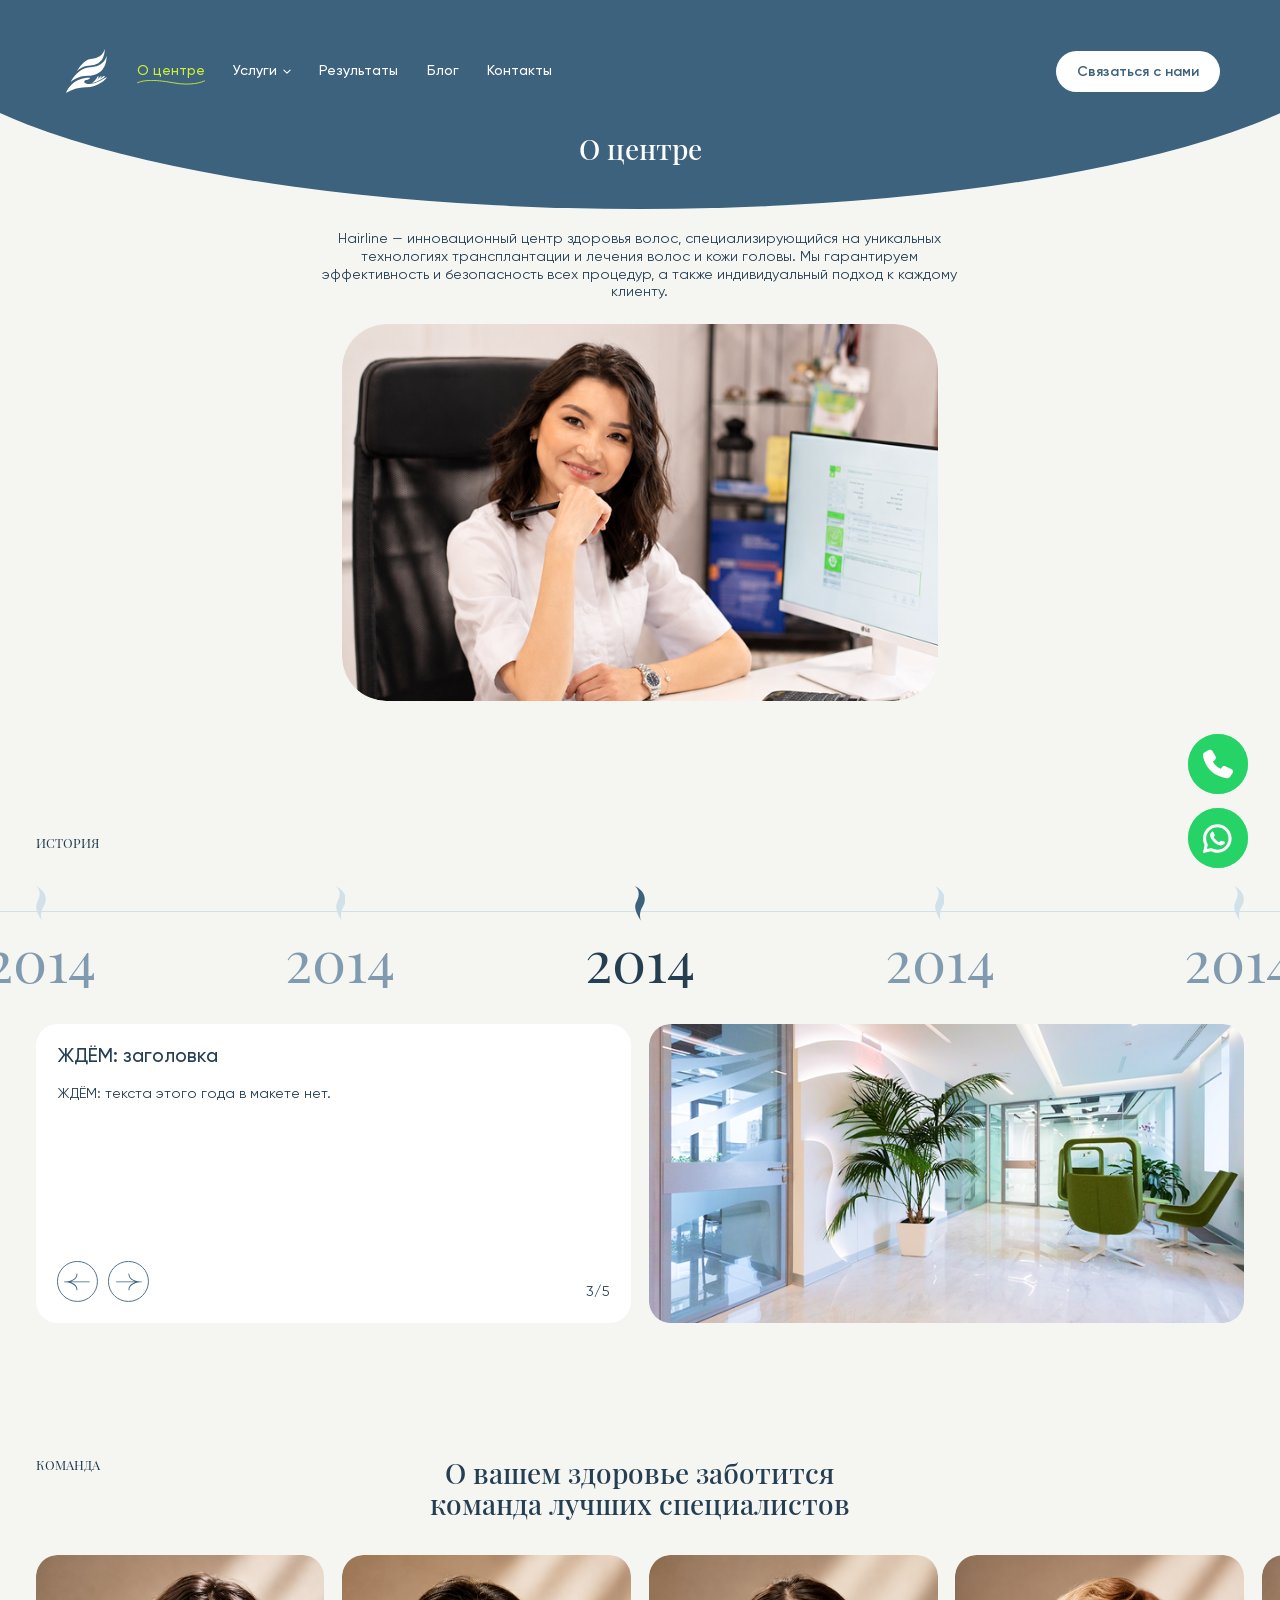
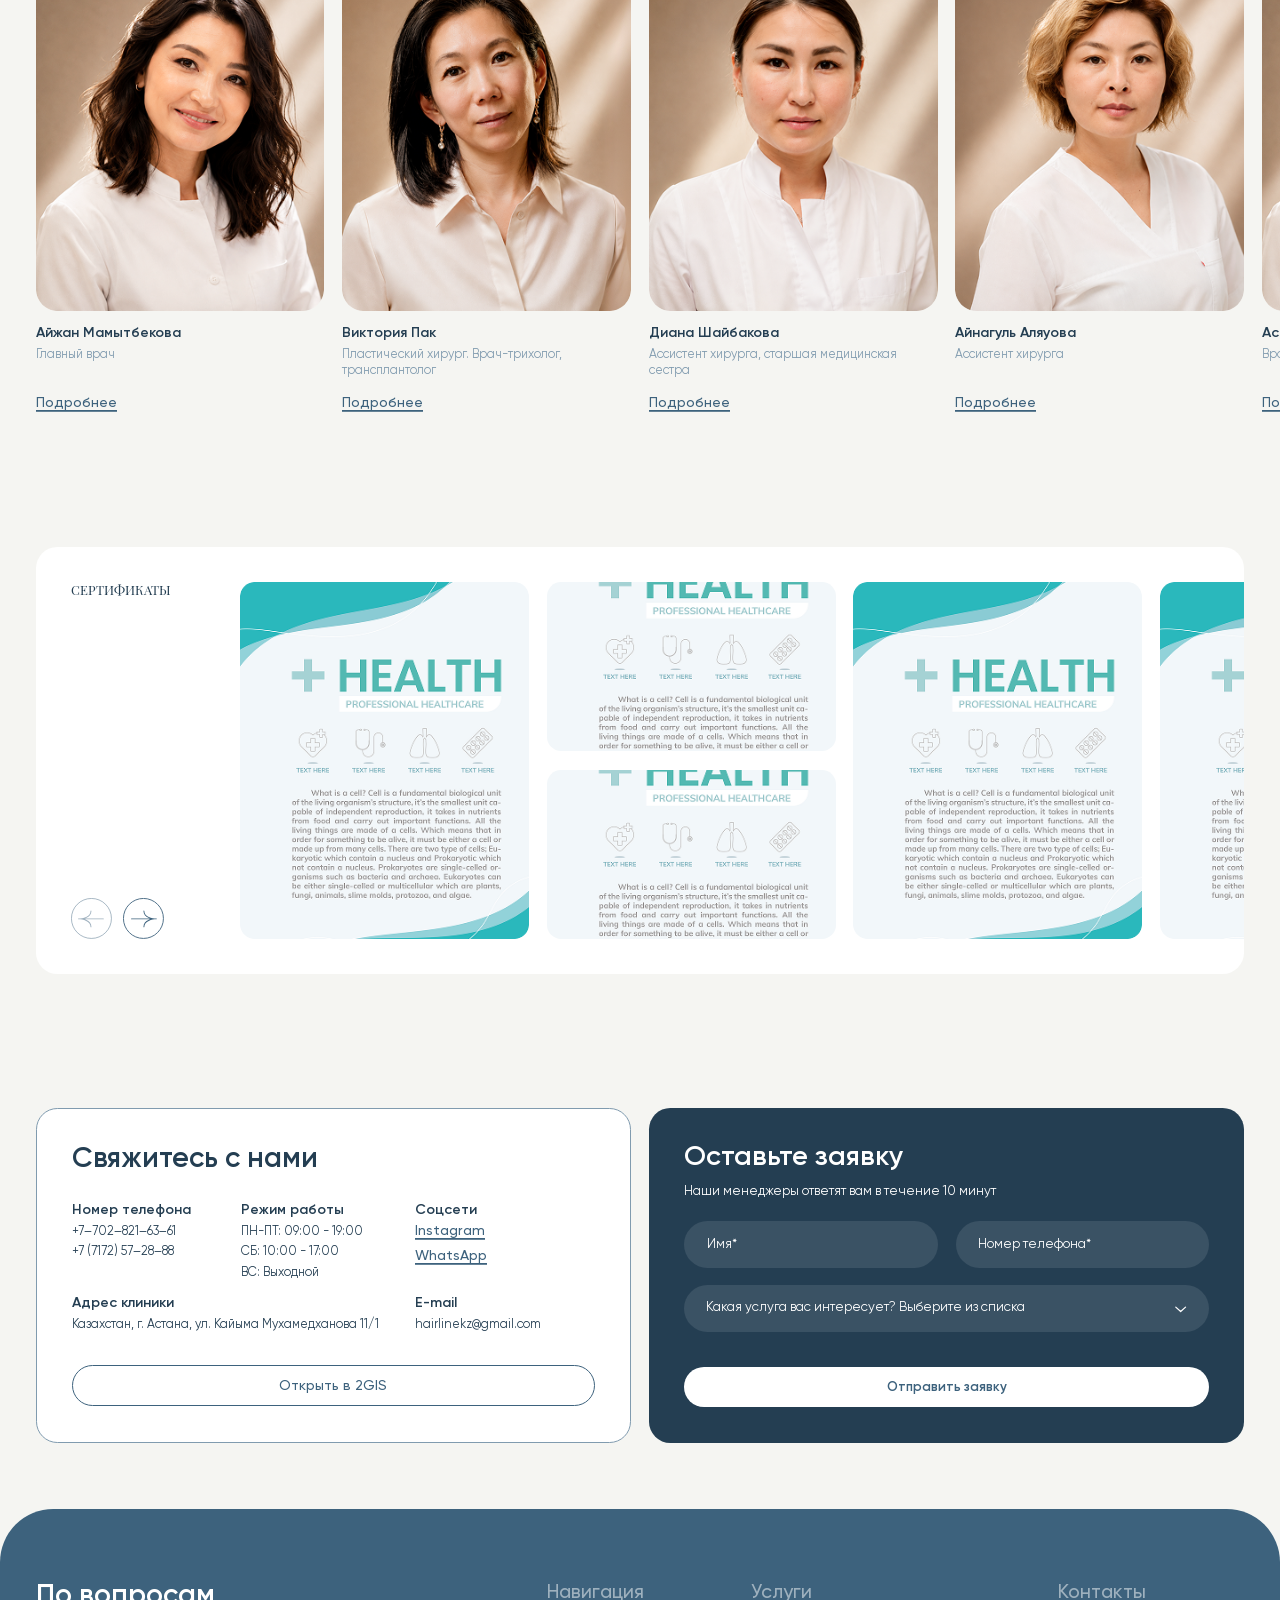
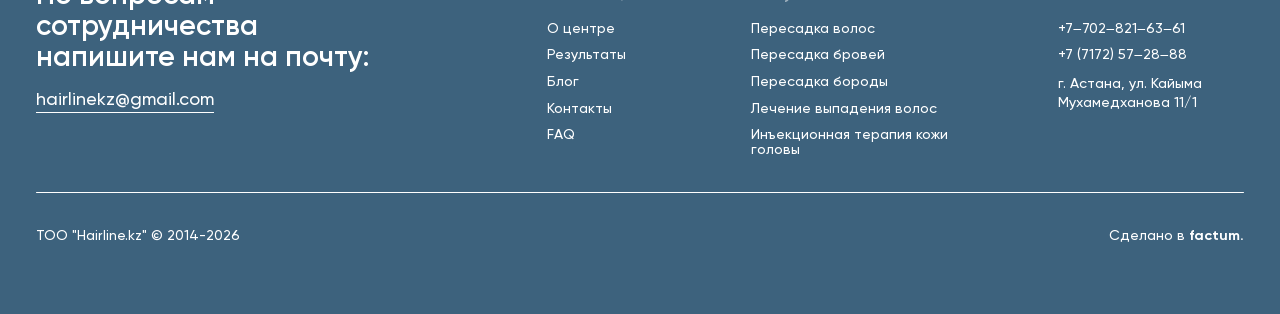
<file: about.html>
<!DOCTYPE html>
<html lang="ru">
<head>
  <meta charset="UTF-8" />
  <meta name="viewport" content="width=device-width, initial-scale=1.0" />
  <title>О центре — Hairline</title>
  <meta name="description" content="" />
  <link rel="icon" href="assets/favicon/Fav%20512x512.svg" type="image/svg+xml" />

  <link rel="preload" as="font" type="font/woff2" href="assets/fonts/gilroy-500.woff2" crossorigin />
  <link rel="preload" as="font" type="font/woff2" href="assets/fonts/playfair-var.woff2" crossorigin />

  <link rel="stylesheet" href="src/styles/main.css?v=108" />
  <link rel="stylesheet" href="assets/vendor/fancybox/fancybox.css" />
</head>
<body class="page--hero page-about">

  <header class="header" data-header>
    <div class="container">
      <div class="header__pill">

        <a class="header__logo" href="index.html" aria-label="Hairline — на главную">
          <img src="assets/images/logoHeader.svg" alt="Hairline" width="46" height="50" />
        </a>

        <nav class="nav" aria-label="Основная навигация" data-nav>
          <a class="nav__link link-line is-active" href="about.html">О центре</a>

          <div class="nav__item" data-nav-drop>
            <a class="nav__link link-line" href="services.html" aria-haspopup="true" aria-expanded="false">
              Услуги
              <svg class="nav__chevron" viewBox="0 0 9 10" fill="none" aria-hidden="true">
                <path d="M1 3.5L4.5 7L8 3.5" stroke="currentColor" stroke-width="1.2"
                      stroke-linecap="round" stroke-linejoin="round" />
              </svg>
            </a>

            <div class="nav__drop">
              <div class="nav__drop-inner">
                <a href="services/hair.html">Пересадка волос</a>
                <a href="services/brows.html">Пересадка бровей</a>
                <a href="services/beard.html">Пересадка бороды</a>
                <a href="services/injections.html">Инъекционная терапия кожи головы</a>
                <a href="services/hair-loss.html">Лечение выпадения волос</a>
              </div>
            </div>
          </div>

          <a class="nav__link link-line" href="results.html">Результаты</a>
          <a class="nav__link link-line" href="blog.html">Блог</a>
          <a class="nav__link link-line" href="contacts.html">Контакты</a>

          <div class="nav__socials" aria-label="Социальные сети">
            <a href="#" target="_blank" rel="noopener" aria-label="Instagram">
              <img src="assets/images/insta.svg" alt="" width="25" height="25" loading="lazy" />
            </a>
            <a href="#" target="_blank" rel="noopener" aria-label="WhatsApp">
              <img src="assets/images/wpp.svg" alt="" width="25" height="25" loading="lazy" />
            </a>
          </div>
        </nav>

        <button class="btn header__cta" type="button" data-modal-open="modal-contact">Связаться с нами</button>
        <button class="header__burger" type="button" aria-label="Открыть меню" aria-expanded="false" data-menu-toggle>
          <span aria-hidden="true"></span>
          <span aria-hidden="true"></span>
          <span aria-hidden="true"></span>
        </button>

      </div>
    </div>
  </header>

  <dialog class="modal" id="modal-contact" aria-labelledby="modal-contact-title">
    <button class="modal__close" type="button" aria-label="Закрыть" data-modal-close>
      <svg viewBox="0 0 15 15" fill="none" aria-hidden="true">
        <path d="M1 1L14 14M14 1L1 14" stroke="currentColor" stroke-width="1.5"
              stroke-linecap="round" />
      </svg>
    </button>

    <div class="modal__head">
      <h2 id="modal-contact-title">Начните путь к здоровым и<br />густым волосам уже сегодня!</h2>
      <p>Наши менеджеры ответят вам в течение 10 минут</p>
    </div>

    <form action="#" method="post">
      <div class="modal__fields">
        <div class="field">
                  <input id="modal-name" type="text" name="name" placeholder=" " required />
                  <label for="modal-name">Имя*</label>
                  <span class="field__icon" aria-hidden="true"></span>
                </div>
        <div class="field">
                  <input id="modal-phone" type="tel" name="phone" placeholder=" " required />
                  <label for="modal-phone">Номер телефона*</label>
                  <span class="field__icon" aria-hidden="true"></span>
                </div>
      </div>
      <button class="btn btn--outline btn--block" type="submit">Отправить заявку</button>
    </form>
  </dialog>

  <dialog class="team-modal" id="modal-team" aria-labelledby="modal-team-title" data-lenis-prevent>
    <button class="modal__close" type="button" aria-label="Закрыть" data-modal-close>
      <svg viewBox="0 0 15 15" fill="none" aria-hidden="true">
        <path d="M1 1L14 14M14 1L1 14" stroke="currentColor" stroke-width="1.5"
              stroke-linecap="round" />
      </svg>
    </button>

    <div class="team-modal__head">
      <h3 id="modal-team-title">Айжан Мамытбекова</h3>
      <p>Главный врач</p>
    </div>

    <div class="team-modal__text">
      <p>2007 г. — окончила Карагандинскую государственную медицинскую академию, лечебный факультет.</p>
      <p>2007–2008 гг. — интернатура по специальности «Хирургия», Медицинский университет Астана.</p>
      <p>2008–2011 гг. — клиническая ординатура по специальности «Сердечно-сосудистая хирургия».</p>
      <p>2014 г. — специализация по трихологии и трансплантации волос в клинике Ohkims Clinic, Сеул, Южная Корея.</p>
      <p>2015 г. — повышение квалификации по трансплантации волос в клинике Talizi Clinic, Тбилиси, Грузия.</p>
      <p>2017 г. — повышение квалификации по курсу «Эндокринология и нутрициология в трихологии».</p>
      <p>Ежегодный участник международных конференций по трихологии и трансплантации волос (Турция, Бангкок, Прага, Россия, Украина, Грузия).</p>
    </div>
  </dialog>

  <main>

    <section class="page-hero">
      <div class="page-hero__dome" aria-hidden="true"></div>
      <h1>О центре</h1>
    </section>

    <div class="about-page container">
      <p class="about-page__intro">Hairline — инновационный центр здоровья волос,
        специализирующийся на уникальных технологиях трансплантации и лечения волос
        и кожи головы. Мы гарантируем эффективность и безопасность всех процедур,
        а также индивидуальный подход к каждому клиенту.</p>

      <div class="about-page__media">
        <img src="assets/images/aboutPageHeroImg.png" alt="Врач центра Hairline"
             width="670" height="424" />
      </div>
    </div>

    <section class="history section" id="history">
      <div class="container">
        <p class="history__label">История</p>
      </div>

      <div class="history__strip" data-history>
        <div class="history__axis" aria-hidden="true"></div>
        <div class="history__track" data-history-track style="--active: 0">
          <div class="history__item is-active" data-history-item>
            <svg class="history__flame" viewBox="0 0 11 39" fill="none" aria-hidden="true">
              <path fill="currentColor" d="M1 19C-1.98226 25.6094 4.18817 35.229 6.55923 39C6.06341 37.2348 3.8416 30.5575 8.7364 22.678C11.5399 18.165 14.331 7.69024 0 0C7.78831 7.28579 2.70368 15.2242 1 19Z" />
            </svg>
            <span class="history__year">2014</span>
          </div>
          <div class="history__item" data-history-item>
            <svg class="history__flame" viewBox="0 0 11 39" fill="none" aria-hidden="true">
              <path fill="currentColor" d="M1 19C-1.98226 25.6094 4.18817 35.229 6.55923 39C6.06341 37.2348 3.8416 30.5575 8.7364 22.678C11.5399 18.165 14.331 7.69024 0 0C7.78831 7.28579 2.70368 15.2242 1 19Z" />
            </svg>
            <span class="history__year">2014</span>
          </div>
          <div class="history__item" data-history-item>
            <svg class="history__flame" viewBox="0 0 11 39" fill="none" aria-hidden="true">
              <path fill="currentColor" d="M1 19C-1.98226 25.6094 4.18817 35.229 6.55923 39C6.06341 37.2348 3.8416 30.5575 8.7364 22.678C11.5399 18.165 14.331 7.69024 0 0C7.78831 7.28579 2.70368 15.2242 1 19Z" />
            </svg>
            <span class="history__year">2014</span>
          </div>
          <div class="history__item" data-history-item>
            <svg class="history__flame" viewBox="0 0 11 39" fill="none" aria-hidden="true">
              <path fill="currentColor" d="M1 19C-1.98226 25.6094 4.18817 35.229 6.55923 39C6.06341 37.2348 3.8416 30.5575 8.7364 22.678C11.5399 18.165 14.331 7.69024 0 0C7.78831 7.28579 2.70368 15.2242 1 19Z" />
            </svg>
            <span class="history__year">2014</span>
          </div>
          <div class="history__item" data-history-item>
            <svg class="history__flame" viewBox="0 0 11 39" fill="none" aria-hidden="true">
              <path fill="currentColor" d="M1 19C-1.98226 25.6094 4.18817 35.229 6.55923 39C6.06341 37.2348 3.8416 30.5575 8.7364 22.678C11.5399 18.165 14.331 7.69024 0 0C7.78831 7.28579 2.70368 15.2242 1 19Z" />
            </svg>
            <span class="history__year">2014</span>
          </div>
        </div>
      </div>

      <div class="container">
        <div class="history__slides" data-history-slides>
        <article class="history__slide is-active" data-history-slide>
          <div class="history__card">
            <h3>Основание центра</h3>
            <p>Центр здоровья волос «HAIRLINE» создан в марте 2014 года молодым врачом хирургом Мамытбековой Айжан Бауржановной. Центр задумывался как центральный пункт накопления знаний, опыта, технологий и компетенций в области лечения волос и кожи головы в Казахстане.</p>
            <div class="history__nav">
              <div class="history__arrows">
                <button class="arrow-btn arrow-btn--prev" type="button" aria-label="Предыдущий год" data-history-prev>
                  <svg viewBox="0 0 46 46" fill="none" aria-hidden="true">
                    <rect x="0.5" y="0.5" width="45" height="45" rx="22.5" stroke="currentColor" />
                    <path fill="currentColor" d="M22.5 14C22.2239 14 22 14.2239 22 14.5C22 17.8273 19.8634 19.9392 17.04 21.2461C14.2092 22.5564 10.7867 23 8.5 23C8.46557 23 8.43188 23.0031 8.39941 23.0098C8.33438 23.0231 8.27386 23.0491 8.2207 23.085C8.16722 23.121 8.12103 23.1672 8.08496 23.2207C8.04914 23.2739 8.02304 23.3344 8.00977 23.3994C8.00314 23.4319 8 23.4656 8 23.5C8 23.5344 8.00314 23.5681 8.00977 23.6006C8.02304 23.6656 8.04912 23.7261 8.08496 23.7793C8.12103 23.8328 8.16722 23.879 8.2207 23.915C8.27386 23.9509 8.3344 23.977 8.39941 23.9902C8.43188 23.9969 8.46557 24 8.5 24C10.7867 24 14.2092 24.4436 17.04 25.7539C19.8634 27.0608 22 29.1727 22 32.5C22 32.7761 22.2239 33 22.5 33C22.7761 33 23 32.7761 23 32.5C23 28.6274 20.4698 26.2398 17.46 24.8467C16.7374 24.5122 15.9812 24.233 15.2168 24H36.5C36.7761 23.9999 36.9999 23.7761 37 23.5C36.9999 23.2239 36.7761 23.0001 36.5 23H15.2168C15.9812 22.767 16.7374 22.4878 17.46 22.1533C20.4698 20.7602 23 18.3726 23 14.5C23 14.2239 22.7761 14 22.5 14Z" />
                  </svg>
                </button>
                <button class="arrow-btn arrow-btn--next" type="button" aria-label="Следующий год" data-history-next>
                  <svg viewBox="0 0 46 46" fill="none" aria-hidden="true">
                    <rect x="0.5" y="0.5" width="45" height="45" rx="22.5" stroke="currentColor" />
                    <path fill="currentColor" d="M22.5 14C22.2239 14 22 14.2239 22 14.5C22 17.8273 19.8634 19.9392 17.04 21.2461C14.2092 22.5564 10.7867 23 8.5 23C8.46557 23 8.43188 23.0031 8.39941 23.0098C8.33438 23.0231 8.27386 23.0491 8.2207 23.085C8.16722 23.121 8.12103 23.1672 8.08496 23.2207C8.04914 23.2739 8.02304 23.3344 8.00977 23.3994C8.00314 23.4319 8 23.4656 8 23.5C8 23.5344 8.00314 23.5681 8.00977 23.6006C8.02304 23.6656 8.04912 23.7261 8.08496 23.7793C8.12103 23.8328 8.16722 23.879 8.2207 23.915C8.27386 23.9509 8.3344 23.977 8.39941 23.9902C8.43188 23.9969 8.46557 24 8.5 24C10.7867 24 14.2092 24.4436 17.04 25.7539C19.8634 27.0608 22 29.1727 22 32.5C22 32.7761 22.2239 33 22.5 33C22.7761 33 23 32.7761 23 32.5C23 28.6274 20.4698 26.2398 17.46 24.8467C16.7374 24.5122 15.9812 24.233 15.2168 24H36.5C36.7761 23.9999 36.9999 23.7761 37 23.5C36.9999 23.2239 36.7761 23.0001 36.5 23H15.2168C15.9812 22.767 16.7374 22.4878 17.46 22.1533C20.4698 20.7602 23 18.3726 23 14.5C23 14.2239 22.7761 14 22.5 14Z" />
                  </svg>
                </button>
              </div>
              <p class="history__counter">1/5</p>
            </div>
          </div>
          <div class="history__media">
            <img src="assets/images/histroyImg.png" alt="" width="670" height="337" loading="lazy" />
          </div>
        </article>
        <article class="history__slide" data-history-slide>
          <div class="history__card">
            <h3>ЖДЁМ: заголовка</h3>
            <p>ЖДЁМ: текста этого года в макете нет.</p>
            <div class="history__nav">
              <div class="history__arrows">
                <button class="arrow-btn arrow-btn--prev" type="button" aria-label="Предыдущий год" data-history-prev>
                  <svg viewBox="0 0 46 46" fill="none" aria-hidden="true">
                    <rect x="0.5" y="0.5" width="45" height="45" rx="22.5" stroke="currentColor" />
                    <path fill="currentColor" d="M22.5 14C22.2239 14 22 14.2239 22 14.5C22 17.8273 19.8634 19.9392 17.04 21.2461C14.2092 22.5564 10.7867 23 8.5 23C8.46557 23 8.43188 23.0031 8.39941 23.0098C8.33438 23.0231 8.27386 23.0491 8.2207 23.085C8.16722 23.121 8.12103 23.1672 8.08496 23.2207C8.04914 23.2739 8.02304 23.3344 8.00977 23.3994C8.00314 23.4319 8 23.4656 8 23.5C8 23.5344 8.00314 23.5681 8.00977 23.6006C8.02304 23.6656 8.04912 23.7261 8.08496 23.7793C8.12103 23.8328 8.16722 23.879 8.2207 23.915C8.27386 23.9509 8.3344 23.977 8.39941 23.9902C8.43188 23.9969 8.46557 24 8.5 24C10.7867 24 14.2092 24.4436 17.04 25.7539C19.8634 27.0608 22 29.1727 22 32.5C22 32.7761 22.2239 33 22.5 33C22.7761 33 23 32.7761 23 32.5C23 28.6274 20.4698 26.2398 17.46 24.8467C16.7374 24.5122 15.9812 24.233 15.2168 24H36.5C36.7761 23.9999 36.9999 23.7761 37 23.5C36.9999 23.2239 36.7761 23.0001 36.5 23H15.2168C15.9812 22.767 16.7374 22.4878 17.46 22.1533C20.4698 20.7602 23 18.3726 23 14.5C23 14.2239 22.7761 14 22.5 14Z" />
                  </svg>
                </button>
                <button class="arrow-btn arrow-btn--next" type="button" aria-label="Следующий год" data-history-next>
                  <svg viewBox="0 0 46 46" fill="none" aria-hidden="true">
                    <rect x="0.5" y="0.5" width="45" height="45" rx="22.5" stroke="currentColor" />
                    <path fill="currentColor" d="M22.5 14C22.2239 14 22 14.2239 22 14.5C22 17.8273 19.8634 19.9392 17.04 21.2461C14.2092 22.5564 10.7867 23 8.5 23C8.46557 23 8.43188 23.0031 8.39941 23.0098C8.33438 23.0231 8.27386 23.0491 8.2207 23.085C8.16722 23.121 8.12103 23.1672 8.08496 23.2207C8.04914 23.2739 8.02304 23.3344 8.00977 23.3994C8.00314 23.4319 8 23.4656 8 23.5C8 23.5344 8.00314 23.5681 8.00977 23.6006C8.02304 23.6656 8.04912 23.7261 8.08496 23.7793C8.12103 23.8328 8.16722 23.879 8.2207 23.915C8.27386 23.9509 8.3344 23.977 8.39941 23.9902C8.43188 23.9969 8.46557 24 8.5 24C10.7867 24 14.2092 24.4436 17.04 25.7539C19.8634 27.0608 22 29.1727 22 32.5C22 32.7761 22.2239 33 22.5 33C22.7761 33 23 32.7761 23 32.5C23 28.6274 20.4698 26.2398 17.46 24.8467C16.7374 24.5122 15.9812 24.233 15.2168 24H36.5C36.7761 23.9999 36.9999 23.7761 37 23.5C36.9999 23.2239 36.7761 23.0001 36.5 23H15.2168C15.9812 22.767 16.7374 22.4878 17.46 22.1533C20.4698 20.7602 23 18.3726 23 14.5C23 14.2239 22.7761 14 22.5 14Z" />
                  </svg>
                </button>
              </div>
              <p class="history__counter">2/5</p>
            </div>
          </div>
          <div class="history__media">
            <img src="assets/images/histroyImg.png" alt="" width="670" height="337" loading="lazy" />
          </div>
        </article>
        <article class="history__slide" data-history-slide>
          <div class="history__card">
            <h3>ЖДЁМ: заголовка</h3>
            <p>ЖДЁМ: текста этого года в макете нет.</p>
            <div class="history__nav">
              <div class="history__arrows">
                <button class="arrow-btn arrow-btn--prev" type="button" aria-label="Предыдущий год" data-history-prev>
                  <svg viewBox="0 0 46 46" fill="none" aria-hidden="true">
                    <rect x="0.5" y="0.5" width="45" height="45" rx="22.5" stroke="currentColor" />
                    <path fill="currentColor" d="M22.5 14C22.2239 14 22 14.2239 22 14.5C22 17.8273 19.8634 19.9392 17.04 21.2461C14.2092 22.5564 10.7867 23 8.5 23C8.46557 23 8.43188 23.0031 8.39941 23.0098C8.33438 23.0231 8.27386 23.0491 8.2207 23.085C8.16722 23.121 8.12103 23.1672 8.08496 23.2207C8.04914 23.2739 8.02304 23.3344 8.00977 23.3994C8.00314 23.4319 8 23.4656 8 23.5C8 23.5344 8.00314 23.5681 8.00977 23.6006C8.02304 23.6656 8.04912 23.7261 8.08496 23.7793C8.12103 23.8328 8.16722 23.879 8.2207 23.915C8.27386 23.9509 8.3344 23.977 8.39941 23.9902C8.43188 23.9969 8.46557 24 8.5 24C10.7867 24 14.2092 24.4436 17.04 25.7539C19.8634 27.0608 22 29.1727 22 32.5C22 32.7761 22.2239 33 22.5 33C22.7761 33 23 32.7761 23 32.5C23 28.6274 20.4698 26.2398 17.46 24.8467C16.7374 24.5122 15.9812 24.233 15.2168 24H36.5C36.7761 23.9999 36.9999 23.7761 37 23.5C36.9999 23.2239 36.7761 23.0001 36.5 23H15.2168C15.9812 22.767 16.7374 22.4878 17.46 22.1533C20.4698 20.7602 23 18.3726 23 14.5C23 14.2239 22.7761 14 22.5 14Z" />
                  </svg>
                </button>
                <button class="arrow-btn arrow-btn--next" type="button" aria-label="Следующий год" data-history-next>
                  <svg viewBox="0 0 46 46" fill="none" aria-hidden="true">
                    <rect x="0.5" y="0.5" width="45" height="45" rx="22.5" stroke="currentColor" />
                    <path fill="currentColor" d="M22.5 14C22.2239 14 22 14.2239 22 14.5C22 17.8273 19.8634 19.9392 17.04 21.2461C14.2092 22.5564 10.7867 23 8.5 23C8.46557 23 8.43188 23.0031 8.39941 23.0098C8.33438 23.0231 8.27386 23.0491 8.2207 23.085C8.16722 23.121 8.12103 23.1672 8.08496 23.2207C8.04914 23.2739 8.02304 23.3344 8.00977 23.3994C8.00314 23.4319 8 23.4656 8 23.5C8 23.5344 8.00314 23.5681 8.00977 23.6006C8.02304 23.6656 8.04912 23.7261 8.08496 23.7793C8.12103 23.8328 8.16722 23.879 8.2207 23.915C8.27386 23.9509 8.3344 23.977 8.39941 23.9902C8.43188 23.9969 8.46557 24 8.5 24C10.7867 24 14.2092 24.4436 17.04 25.7539C19.8634 27.0608 22 29.1727 22 32.5C22 32.7761 22.2239 33 22.5 33C22.7761 33 23 32.7761 23 32.5C23 28.6274 20.4698 26.2398 17.46 24.8467C16.7374 24.5122 15.9812 24.233 15.2168 24H36.5C36.7761 23.9999 36.9999 23.7761 37 23.5C36.9999 23.2239 36.7761 23.0001 36.5 23H15.2168C15.9812 22.767 16.7374 22.4878 17.46 22.1533C20.4698 20.7602 23 18.3726 23 14.5C23 14.2239 22.7761 14 22.5 14Z" />
                  </svg>
                </button>
              </div>
              <p class="history__counter">3/5</p>
            </div>
          </div>
          <div class="history__media">
            <img src="assets/images/histroyImg.png" alt="" width="670" height="337" loading="lazy" />
          </div>
        </article>
        <article class="history__slide" data-history-slide>
          <div class="history__card">
            <h3>ЖДЁМ: заголовка</h3>
            <p>ЖДЁМ: текста этого года в макете нет.</p>
            <div class="history__nav">
              <div class="history__arrows">
                <button class="arrow-btn arrow-btn--prev" type="button" aria-label="Предыдущий год" data-history-prev>
                  <svg viewBox="0 0 46 46" fill="none" aria-hidden="true">
                    <rect x="0.5" y="0.5" width="45" height="45" rx="22.5" stroke="currentColor" />
                    <path fill="currentColor" d="M22.5 14C22.2239 14 22 14.2239 22 14.5C22 17.8273 19.8634 19.9392 17.04 21.2461C14.2092 22.5564 10.7867 23 8.5 23C8.46557 23 8.43188 23.0031 8.39941 23.0098C8.33438 23.0231 8.27386 23.0491 8.2207 23.085C8.16722 23.121 8.12103 23.1672 8.08496 23.2207C8.04914 23.2739 8.02304 23.3344 8.00977 23.3994C8.00314 23.4319 8 23.4656 8 23.5C8 23.5344 8.00314 23.5681 8.00977 23.6006C8.02304 23.6656 8.04912 23.7261 8.08496 23.7793C8.12103 23.8328 8.16722 23.879 8.2207 23.915C8.27386 23.9509 8.3344 23.977 8.39941 23.9902C8.43188 23.9969 8.46557 24 8.5 24C10.7867 24 14.2092 24.4436 17.04 25.7539C19.8634 27.0608 22 29.1727 22 32.5C22 32.7761 22.2239 33 22.5 33C22.7761 33 23 32.7761 23 32.5C23 28.6274 20.4698 26.2398 17.46 24.8467C16.7374 24.5122 15.9812 24.233 15.2168 24H36.5C36.7761 23.9999 36.9999 23.7761 37 23.5C36.9999 23.2239 36.7761 23.0001 36.5 23H15.2168C15.9812 22.767 16.7374 22.4878 17.46 22.1533C20.4698 20.7602 23 18.3726 23 14.5C23 14.2239 22.7761 14 22.5 14Z" />
                  </svg>
                </button>
                <button class="arrow-btn arrow-btn--next" type="button" aria-label="Следующий год" data-history-next>
                  <svg viewBox="0 0 46 46" fill="none" aria-hidden="true">
                    <rect x="0.5" y="0.5" width="45" height="45" rx="22.5" stroke="currentColor" />
                    <path fill="currentColor" d="M22.5 14C22.2239 14 22 14.2239 22 14.5C22 17.8273 19.8634 19.9392 17.04 21.2461C14.2092 22.5564 10.7867 23 8.5 23C8.46557 23 8.43188 23.0031 8.39941 23.0098C8.33438 23.0231 8.27386 23.0491 8.2207 23.085C8.16722 23.121 8.12103 23.1672 8.08496 23.2207C8.04914 23.2739 8.02304 23.3344 8.00977 23.3994C8.00314 23.4319 8 23.4656 8 23.5C8 23.5344 8.00314 23.5681 8.00977 23.6006C8.02304 23.6656 8.04912 23.7261 8.08496 23.7793C8.12103 23.8328 8.16722 23.879 8.2207 23.915C8.27386 23.9509 8.3344 23.977 8.39941 23.9902C8.43188 23.9969 8.46557 24 8.5 24C10.7867 24 14.2092 24.4436 17.04 25.7539C19.8634 27.0608 22 29.1727 22 32.5C22 32.7761 22.2239 33 22.5 33C22.7761 33 23 32.7761 23 32.5C23 28.6274 20.4698 26.2398 17.46 24.8467C16.7374 24.5122 15.9812 24.233 15.2168 24H36.5C36.7761 23.9999 36.9999 23.7761 37 23.5C36.9999 23.2239 36.7761 23.0001 36.5 23H15.2168C15.9812 22.767 16.7374 22.4878 17.46 22.1533C20.4698 20.7602 23 18.3726 23 14.5C23 14.2239 22.7761 14 22.5 14Z" />
                  </svg>
                </button>
              </div>
              <p class="history__counter">4/5</p>
            </div>
          </div>
          <div class="history__media">
            <img src="assets/images/histroyImg.png" alt="" width="670" height="337" loading="lazy" />
          </div>
        </article>
        <article class="history__slide" data-history-slide>
          <div class="history__card">
            <h3>ЖДЁМ: заголовка</h3>
            <p>ЖДЁМ: текста этого года в макете нет.</p>
            <div class="history__nav">
              <div class="history__arrows">
                <button class="arrow-btn arrow-btn--prev" type="button" aria-label="Предыдущий год" data-history-prev>
                  <svg viewBox="0 0 46 46" fill="none" aria-hidden="true">
                    <rect x="0.5" y="0.5" width="45" height="45" rx="22.5" stroke="currentColor" />
                    <path fill="currentColor" d="M22.5 14C22.2239 14 22 14.2239 22 14.5C22 17.8273 19.8634 19.9392 17.04 21.2461C14.2092 22.5564 10.7867 23 8.5 23C8.46557 23 8.43188 23.0031 8.39941 23.0098C8.33438 23.0231 8.27386 23.0491 8.2207 23.085C8.16722 23.121 8.12103 23.1672 8.08496 23.2207C8.04914 23.2739 8.02304 23.3344 8.00977 23.3994C8.00314 23.4319 8 23.4656 8 23.5C8 23.5344 8.00314 23.5681 8.00977 23.6006C8.02304 23.6656 8.04912 23.7261 8.08496 23.7793C8.12103 23.8328 8.16722 23.879 8.2207 23.915C8.27386 23.9509 8.3344 23.977 8.39941 23.9902C8.43188 23.9969 8.46557 24 8.5 24C10.7867 24 14.2092 24.4436 17.04 25.7539C19.8634 27.0608 22 29.1727 22 32.5C22 32.7761 22.2239 33 22.5 33C22.7761 33 23 32.7761 23 32.5C23 28.6274 20.4698 26.2398 17.46 24.8467C16.7374 24.5122 15.9812 24.233 15.2168 24H36.5C36.7761 23.9999 36.9999 23.7761 37 23.5C36.9999 23.2239 36.7761 23.0001 36.5 23H15.2168C15.9812 22.767 16.7374 22.4878 17.46 22.1533C20.4698 20.7602 23 18.3726 23 14.5C23 14.2239 22.7761 14 22.5 14Z" />
                  </svg>
                </button>
                <button class="arrow-btn arrow-btn--next" type="button" aria-label="Следующий год" data-history-next>
                  <svg viewBox="0 0 46 46" fill="none" aria-hidden="true">
                    <rect x="0.5" y="0.5" width="45" height="45" rx="22.5" stroke="currentColor" />
                    <path fill="currentColor" d="M22.5 14C22.2239 14 22 14.2239 22 14.5C22 17.8273 19.8634 19.9392 17.04 21.2461C14.2092 22.5564 10.7867 23 8.5 23C8.46557 23 8.43188 23.0031 8.39941 23.0098C8.33438 23.0231 8.27386 23.0491 8.2207 23.085C8.16722 23.121 8.12103 23.1672 8.08496 23.2207C8.04914 23.2739 8.02304 23.3344 8.00977 23.3994C8.00314 23.4319 8 23.4656 8 23.5C8 23.5344 8.00314 23.5681 8.00977 23.6006C8.02304 23.6656 8.04912 23.7261 8.08496 23.7793C8.12103 23.8328 8.16722 23.879 8.2207 23.915C8.27386 23.9509 8.3344 23.977 8.39941 23.9902C8.43188 23.9969 8.46557 24 8.5 24C10.7867 24 14.2092 24.4436 17.04 25.7539C19.8634 27.0608 22 29.1727 22 32.5C22 32.7761 22.2239 33 22.5 33C22.7761 33 23 32.7761 23 32.5C23 28.6274 20.4698 26.2398 17.46 24.8467C16.7374 24.5122 15.9812 24.233 15.2168 24H36.5C36.7761 23.9999 36.9999 23.7761 37 23.5C36.9999 23.2239 36.7761 23.0001 36.5 23H15.2168C15.9812 22.767 16.7374 22.4878 17.46 22.1533C20.4698 20.7602 23 18.3726 23 14.5C23 14.2239 22.7761 14 22.5 14Z" />
                  </svg>
                </button>
              </div>
              <p class="history__counter">5/5</p>
            </div>
          </div>
          <div class="history__media">
            <img src="assets/images/histroyImg.png" alt="" width="670" height="337" loading="lazy" />
          </div>
        </article>
        </div>
      </div>
    </section>

    <section class="team section container">
      <div class="team__head">
        <p class="team__label">Команда</p>
        <h2>О вашем здоровье заботится команда лучших специалистов</h2>
      </div>

      <div class="team__scroller" data-drag-scroll>
        <div class="team__grid">
          <article class="team-card">
            <div class="team-card__top">
              <div class="team-card__photo">
                <img src="assets/images/team1.png" alt="" width="325" height="401" loading="lazy" />
              </div>
              <div class="team-card__person">
                <p class="team-card__name">Айжан Мамытбекова</p>
                <p class="team-card__role">Главный врач</p>
              </div>
            </div>
            <a class="link-solid" href="#" data-modal-open="modal-team">Подробнее</a>
          </article>
          <article class="team-card">
            <div class="team-card__top">
              <div class="team-card__photo">
                <img src="assets/images/team2.png" alt="" width="325" height="401" loading="lazy" />
              </div>
              <div class="team-card__person">
                <p class="team-card__name">Виктория Пак</p>
                <p class="team-card__role">Пластический хирург. Врач-трихолог, трансплантолог</p>
              </div>
            </div>
            <a class="link-solid" href="#" data-modal-open="modal-team">Подробнее</a>
          </article>
          <article class="team-card">
            <div class="team-card__top">
              <div class="team-card__photo">
                <img src="assets/images/team3.png" alt="" width="325" height="401" loading="lazy" />
              </div>
              <div class="team-card__person">
                <p class="team-card__name">Диана Шайбакова</p>
                <p class="team-card__role">Ассистент хирурга, старшая медицинская сестра</p>
              </div>
            </div>
            <a class="link-solid" href="#" data-modal-open="modal-team">Подробнее</a>
          </article>
          <article class="team-card">
            <div class="team-card__top">
              <div class="team-card__photo">
                <img src="assets/images/team4.png" alt="" width="325" height="401" loading="lazy" />
              </div>
              <div class="team-card__person">
                <p class="team-card__name">Айнагуль Аляуова</p>
                <p class="team-card__role">Ассистент хирурга</p>
              </div>
            </div>
            <a class="link-solid" href="#" data-modal-open="modal-team">Подробнее</a>
          </article>
          <article class="team-card">
            <div class="team-card__top">
              <div class="team-card__photo">
                <img src="assets/images/team1.png" alt="" width="325" height="401" loading="lazy" />
              </div>
              <div class="team-card__person">
                <p class="team-card__name">Асель Нурланова</p>
                <p class="team-card__role">Врач-трихолог</p>
              </div>
            </div>
            <a class="link-solid" href="#" data-modal-open="modal-team">Подробнее</a>
          </article>
          <div class="team-card team-card--spacer" aria-hidden="true"></div>
        </div>
      </div>
    </section>

    <section class="section container">
      <div class="certs">
        <p class="certs__label">Сертификаты</p>

        <div class="certs__track" data-slider-track>
          <div class="certs__item">
            <a href="assets/images/cert1.png" data-fancybox="certs" data-caption="Сертификат">
              <img src="assets/images/cert1.png" alt="Сертификат" width="325" height="401" loading="lazy" />
            </a>
          </div>
          <div class="certs__item certs__item--stack">
            <a href="assets/images/cert1.png" data-fancybox="certs" data-caption="Сертификат">
              <img class="certs__image certs__image--landscape" src="assets/images/cert1.png" alt="Сертификат" width="325" height="190" loading="lazy" />
            </a>
            <a href="assets/images/cert1.png" data-fancybox="certs" data-caption="Сертификат">
              <img class="certs__image certs__image--landscape" src="assets/images/cert1.png" alt="Сертификат" width="325" height="190" loading="lazy" />
            </a>
          </div>
          <div class="certs__item">
            <a href="assets/images/cert1.png" data-fancybox="certs" data-caption="Сертификат">
              <img src="assets/images/cert1.png" alt="Сертификат" width="325" height="401" loading="lazy" />
            </a>
          </div>
          <div class="certs__item">
            <a href="assets/images/cert1.png" data-fancybox="certs" data-caption="Сертификат">
              <img src="assets/images/cert1.png" alt="Сертификат" width="325" height="401" loading="lazy" />
            </a>
          </div>
          <div class="certs__item">
            <a href="assets/images/cert1.png" data-fancybox="certs" data-caption="Сертификат">
              <img src="assets/images/cert1.png" alt="Сертификат" width="325" height="401" loading="lazy" />
            </a>
          </div>
        </div>

        <div class="certs__track certs__track--landscape" aria-label="Горизонтальные сертификаты">
          <a href="assets/images/cert1.png" data-fancybox="certs" data-caption="Сертификат">
            <img class="certs__image certs__image--landscape" src="assets/images/cert1.png" alt="Сертификат" width="325" height="190" loading="lazy" />
          </a>
          <a href="assets/images/cert1.png" data-fancybox="certs" data-caption="Сертификат">
            <img class="certs__image certs__image--landscape" src="assets/images/cert1.png" alt="Сертификат" width="325" height="190" loading="lazy" />
          </a>
          <div class="certs__spacer" aria-hidden="true"></div>
        </div>

        <div class="certs__arrows">
                <button class="arrow-btn arrow-btn--prev" type="button" aria-label="Предыдущие сертификаты" data-slider-prev>
                  <svg viewBox="0 0 46 46" fill="none" aria-hidden="true">
                    <rect x="0.5" y="0.5" width="45" height="45" rx="22.5" stroke="currentColor" />
                    <path fill="currentColor" d="M22.5 14C22.2239 14 22 14.2239 22 14.5C22 17.8273 19.8634 19.9392 17.04 21.2461C14.2092 22.5564 10.7867 23 8.5 23C8.46557 23 8.43188 23.0031 8.39941 23.0098C8.33438 23.0231 8.27386 23.0491 8.2207 23.085C8.16722 23.121 8.12103 23.1672 8.08496 23.2207C8.04914 23.2739 8.02304 23.3344 8.00977 23.3994C8.00314 23.4319 8 23.4656 8 23.5C8 23.5344 8.00314 23.5681 8.00977 23.6006C8.02304 23.6656 8.04912 23.7261 8.08496 23.7793C8.12103 23.8328 8.16722 23.879 8.2207 23.915C8.27386 23.9509 8.3344 23.977 8.39941 23.9902C8.43188 23.9969 8.46557 24 8.5 24C10.7867 24 14.2092 24.4436 17.04 25.7539C19.8634 27.0608 22 29.1727 22 32.5C22 32.7761 22.2239 33 22.5 33C22.7761 33 23 32.7761 23 32.5C23 28.6274 20.4698 26.2398 17.46 24.8467C16.7374 24.5122 15.9812 24.233 15.2168 24H36.5C36.7761 23.9999 36.9999 23.7761 37 23.5C36.9999 23.2239 36.7761 23.0001 36.5 23H15.2168C15.9812 22.767 16.7374 22.4878 17.46 22.1533C20.4698 20.7602 23 18.3726 23 14.5C23 14.2239 22.7761 14 22.5 14Z" />
                  </svg>
                </button>
                <button class="arrow-btn arrow-btn--next" type="button" aria-label="Следующие сертификаты" data-slider-next>
                  <svg viewBox="0 0 46 46" fill="none" aria-hidden="true">
                    <rect x="0.5" y="0.5" width="45" height="45" rx="22.5" stroke="currentColor" />
                    <path fill="currentColor" d="M22.5 14C22.2239 14 22 14.2239 22 14.5C22 17.8273 19.8634 19.9392 17.04 21.2461C14.2092 22.5564 10.7867 23 8.5 23C8.46557 23 8.43188 23.0031 8.39941 23.0098C8.33438 23.0231 8.27386 23.0491 8.2207 23.085C8.16722 23.121 8.12103 23.1672 8.08496 23.2207C8.04914 23.2739 8.02304 23.3344 8.00977 23.3994C8.00314 23.4319 8 23.4656 8 23.5C8 23.5344 8.00314 23.5681 8.00977 23.6006C8.02304 23.6656 8.04912 23.7261 8.08496 23.7793C8.12103 23.8328 8.16722 23.879 8.2207 23.915C8.27386 23.9509 8.3344 23.977 8.39941 23.9902C8.43188 23.9969 8.46557 24 8.5 24C10.7867 24 14.2092 24.4436 17.04 25.7539C19.8634 27.0608 22 29.1727 22 32.5C22 32.7761 22.2239 33 22.5 33C22.7761 33 23 32.7761 23 32.5C23 28.6274 20.4698 26.2398 17.46 24.8467C16.7374 24.5122 15.9812 24.233 15.2168 24H36.5C36.7761 23.9999 36.9999 23.7761 37 23.5C36.9999 23.2239 36.7761 23.0001 36.5 23H15.2168C15.9812 22.767 16.7374 22.4878 17.46 22.1533C20.4698 20.7602 23 18.3726 23 14.5C23 14.2239 22.7761 14 22.5 14Z" />
                  </svg>
                </button>
              </div>
      </div>
    </section>

    <section class="contacts section container" id="contacts">
      <div class="contacts__grid">

        <div class="contacts__card">
          <h2>Свяжитесь с нами</h2>

          <div class="contacts__info">
            <div class="contacts__col">
              <h3>Номер телефона</h3>
              <a href="tel:+77028216361">+7‒702‒821‒63‒61</a>
              <a href="tel:+77172572888">+7 (7172) 57‒28‒88</a>
            </div>

            <div class="contacts__col">
              <h3>Режим работы</h3>
              <p>ПН-ПТ: 09:00 - 19:00</p>
              <p>СБ: 10:00 - 17:00</p>
              <p>ВС: Выходной</p>
            </div>

            <div class="contacts__col">
              <h3>Соцсети</h3>
              <div class="contacts__socials">
                <a class="link-solid" href="#" target="_blank" rel="noopener" aria-label="Instagram">
                  <span class="contacts__social-text">Instagram</span>
                  <img src="assets/images/instConnect.svg" alt="" width="25" height="25" loading="lazy" />
                </a>
                <a class="link-solid" href="#" target="_blank" rel="noopener" aria-label="WhatsApp">
                  <span class="contacts__social-text">WhatsApp</span>
                  <img src="assets/images/wppConnect.svg" alt="" width="25" height="25" loading="lazy" />
                </a>
              </div>
            </div>

            <div class="contacts__col contacts__col--address">
              <h3>Адрес клиники</h3>
              <p>Казахстан, г. Астана, ул. Кайыма Мухамедханова 11/1</p>
            </div>

            <div class="contacts__col contacts__col--email">
              <h3>E-mail</h3>
              <a href="mailto:hairlinekz@gmail.com">hairlinekz@gmail.com</a>
            </div>
          </div>

          <a class="btn btn--outline btn--block" href="#" target="_blank" rel="noopener">Открыть в 2GIS</a>
        </div>

        <div class="cta-card">
          <h2>Оставьте заявку</h2>
          <p class="cta-card__note">Наши менеджеры ответят вам в течение 10 минут</p>

          <form action="#" method="post">
            <div class="cta-card__fields">
              <div class="field field--dark">
                  <input id="cta-name" type="text" name="name" placeholder=" " required />
                  <label for="cta-name">Имя*</label>
                  <span class="field__icon" aria-hidden="true"></span>
                </div>
              <div class="field field--dark">
                  <input id="cta-phone" type="tel" name="phone" placeholder=" " required />
                  <label for="cta-phone">Номер телефона*</label>
                  <span class="field__icon" aria-hidden="true"></span>
                </div>

              <div class="select" data-select>
                <button class="select__toggle" type="button" aria-haspopup="listbox" aria-expanded="false">
                  <span data-select-label>Какая услуга вас интересует? Выберите из списка</span>
                  <svg viewBox="0 0 15 20" fill="none" aria-hidden="true">
                    <path d="M2 8L7.5 13L13 8" stroke="currentColor" stroke-width="1.4"
                          stroke-linecap="round" stroke-linejoin="round" />
                  </svg>
                </button>

                <ul class="select__list" role="listbox" aria-label="Услуга">
                  <li role="option" tabindex="-1" data-value="hair">Пересадка волос</li>
                  <li role="option" tabindex="-1" data-value="brows">Пересадка бровей</li>
                  <li role="option" tabindex="-1" data-value="beard">Пересадка бороды</li>
                  <li role="option" tabindex="-1" data-value="injections">Инъекционная терапия кожи головы</li>
                  <li role="option" tabindex="-1" data-value="hair-loss">Лечение выпадения волос</li>
                </ul>

                <input type="hidden" name="service" data-select-input />
              </div>
            </div>
            <button class="btn btn--block" type="submit">Отправить заявку</button>
          </form>
        </div>

      </div>
    </section>

  </main>

  <footer class="footer">
    <div class="container">

      <div class="footer__top">

        <div class="footer__cta">
          <h2>По вопросам сотрудничества<br />напишите нам на почту:</h2>
          <a class="footer__email" href="mailto:hairlinekz@gmail.com">hairlinekz@gmail.com</a>
        </div>

        <div class="footer__cols">

          <div class="footer__col footer__col--nav">
            <h3>Навигация</h3>
            <nav class="footer__list" aria-label="Навигация в подвале">
              <a class="link-line" href="about.html">О центре</a>
              <a class="link-line" href="results.html">Результаты</a>
              <a class="link-line" href="blog.html">Блог</a>
              <a class="link-line" href="contacts.html">Контакты</a>
              <a class="link-line" href="index.html#faq">FAQ</a>
            </nav>
          </div>

          <div class="footer__col footer__col--services">
            <h3>Услуги</h3>
            <nav class="footer__list" aria-label="Услуги">
              <a class="link-line" href="services/hair.html">Пересадка волос</a>
              <a class="link-line" href="services/brows.html">Пересадка бровей</a>
              <a class="link-line" href="services/beard.html">Пересадка бороды</a>
              <a class="link-line" href="services/hair-loss.html">Лечение выпадения волос</a>
              <a class="link-line" href="services/injections.html">Инъекционная терапия кожи головы</a>
            </nav>
          </div>

          <div class="footer__col footer__col--contacts">
            <h3>Контакты</h3>
            <div class="footer__list">
              <a class="footer__contact link-line" href="tel:+77028216361">+7‒702‒821‒63‒61</a>
              <a class="footer__contact link-line" href="tel:+77172572888">+7 (7172) 57‒28‒88</a>
              <p class="footer__contact footer__contact--address">г. Астана, ул. Кайыма Мухамедханова 11/1</p>
            </div>
          </div>

        </div>

        <div class="footer__socials" aria-label="Социальные сети">
          <a href="#" target="_blank" rel="noopener" aria-label="Instagram">
            <img src="assets/images/insta.svg" alt="" width="25" height="25" loading="lazy" />
          </a>
          <a href="#" target="_blank" rel="noopener" aria-label="WhatsApp">
            <img src="assets/images/wpp.svg" alt="" width="25" height="25" loading="lazy" />
          </a>
        </div>
      </div>

      <div class="footer__line"></div>

      <div class="footer__bottom">
        <p>ТОО "Hairline.kz" © 2014-2026</p>
        <p>Сделано в <a href="https://factum.agency/" target="_blank" rel="noopener"><b>factum.</b></a></p>
      </div>

    </div>
  </footer>

  <script src="assets/vendor/lenis.min.js"></script>
  <script src="assets/vendor/fancybox/fancybox.umd.js"></script>
  <script src="src/lib/main.js?v=22"></script>

  <div class="fab-stack">
        <a class="fab fab--phone" href="tel:+77028216361" aria-label="Позвонить">
      <span class="fab__icon"><svg width="19" height="18" viewBox="0 0 19 18" fill="none" xmlns="http://www.w3.org/2000/svg" aria-hidden="true"><path d="M17.9288 12.176L14.4006 10.5051C13.5138 10.0844 12.4371 10.3609 11.8986 11.1542L11.2906 12.0377C10.3277 11.7012 7.91442 10.5893 6.32451 7.45787L7.52806 6.45419C8.20581 5.8832 8.38312 4.92155 7.93974 4.17025L6.0458 0.942745C5.77978 0.497975 5.33005 0.173402 4.81064 0.0531641C4.28492 -0.0669958 3.7275 0.0171071 3.27778 0.299614L0.877163 1.79019C0.26269 2.17484 -0.0793291 2.86606 0.0157216 3.5572C0.389408 6.41212 2.60635 15.9024 15.2051 17.9699C15.3127 17.988 15.4204 18 15.5281 18C16.1868 18 16.8013 17.6754 17.1687 17.1285L18.7015 14.8145C18.9929 14.3698 19.0752 13.8349 18.9296 13.33C18.7839 12.8311 18.4165 12.4104 17.9288 12.176Z"></path></svg></span>
    </a>
    <a class="fab fab--whatsapp" target="_blank" rel="nofollow noopener" href="https://wa.me/77028216361?text=%D0%97%D0%B4%D1%80%D0%B0%D0%B2%D1%81%D1%82%D0%B2%D1%83%D0%B9%D1%82%D0%B5%21%20%D0%9F%D0%B8%D1%88%D1%83%20%D1%81%20%D1%81%D0%B0%D0%B9%D1%82%D0%B0" aria-label="Написать в WhatsApp">
      <span class="fab__icon"><svg width="13" height="13" viewBox="0 0 13 13" fill="none" xmlns="http://www.w3.org/2000/svg" aria-hidden="true"><path d="M5.89639 0.507229C2.59515 0.664415 -0.00998593 3.41371 2.87769e-05 6.71868C0.00307803 7.72529 0.246092 8.6754 0.674781 9.5149L0.0165904 12.7098C-0.0190141 12.8827 0.136857 13.034 0.308541 12.9933L3.4392 12.2516C4.24351 12.6523 5.14693 12.8837 6.10305 12.8983C9.47723 12.9498 12.2907 10.2706 12.3959 6.89769C12.5086 3.28214 9.52458 0.334438 5.89639 0.507229ZM9.63193 10.132C8.71509 11.0488 7.49608 11.5537 6.19949 11.5537C5.44029 11.5537 4.71343 11.3834 4.03903 11.0475L3.60305 10.8303L1.68364 11.285L2.08766 9.32373L1.87287 8.90311C1.52277 8.21748 1.34526 7.47606 1.34526 6.69949C1.34526 5.40287 1.85018 4.18388 2.76702 3.26701C3.67566 2.35836 4.91456 1.84522 6.19958 1.84522C7.49617 1.84525 8.71513 2.35017 9.63196 3.26698C10.5488 4.18382 11.0537 5.40281 11.0538 6.6994C11.0537 7.98445 10.5406 9.22334 9.63193 10.132Z"></path><path d="M9.20802 8.04417L8.00718 7.69937C7.84931 7.65405 7.6793 7.69883 7.56426 7.81604L7.27061 8.11523C7.14678 8.24138 6.9589 8.28192 6.79501 8.21562C6.22696 7.98573 5.03201 6.92327 4.72684 6.39183C4.6388 6.23853 4.65336 6.04688 4.76146 5.907L5.01784 5.57532C5.11828 5.44537 5.13948 5.27085 5.07305 5.12063L4.56783 3.97796C4.44682 3.70428 4.09708 3.62461 3.8686 3.81785C3.53345 4.10131 3.13579 4.53206 3.08745 5.00927C3.00222 5.85062 3.36305 6.91122 4.72753 8.18474C6.30388 9.656 7.56621 9.85037 8.3881 9.65128C8.85428 9.53836 9.22682 9.0857 9.46195 8.71507C9.62224 8.46237 9.49567 8.12677 9.20802 8.04417Z"></path></svg></span>
    </a>
  </div>
</body>
</html>
</file>
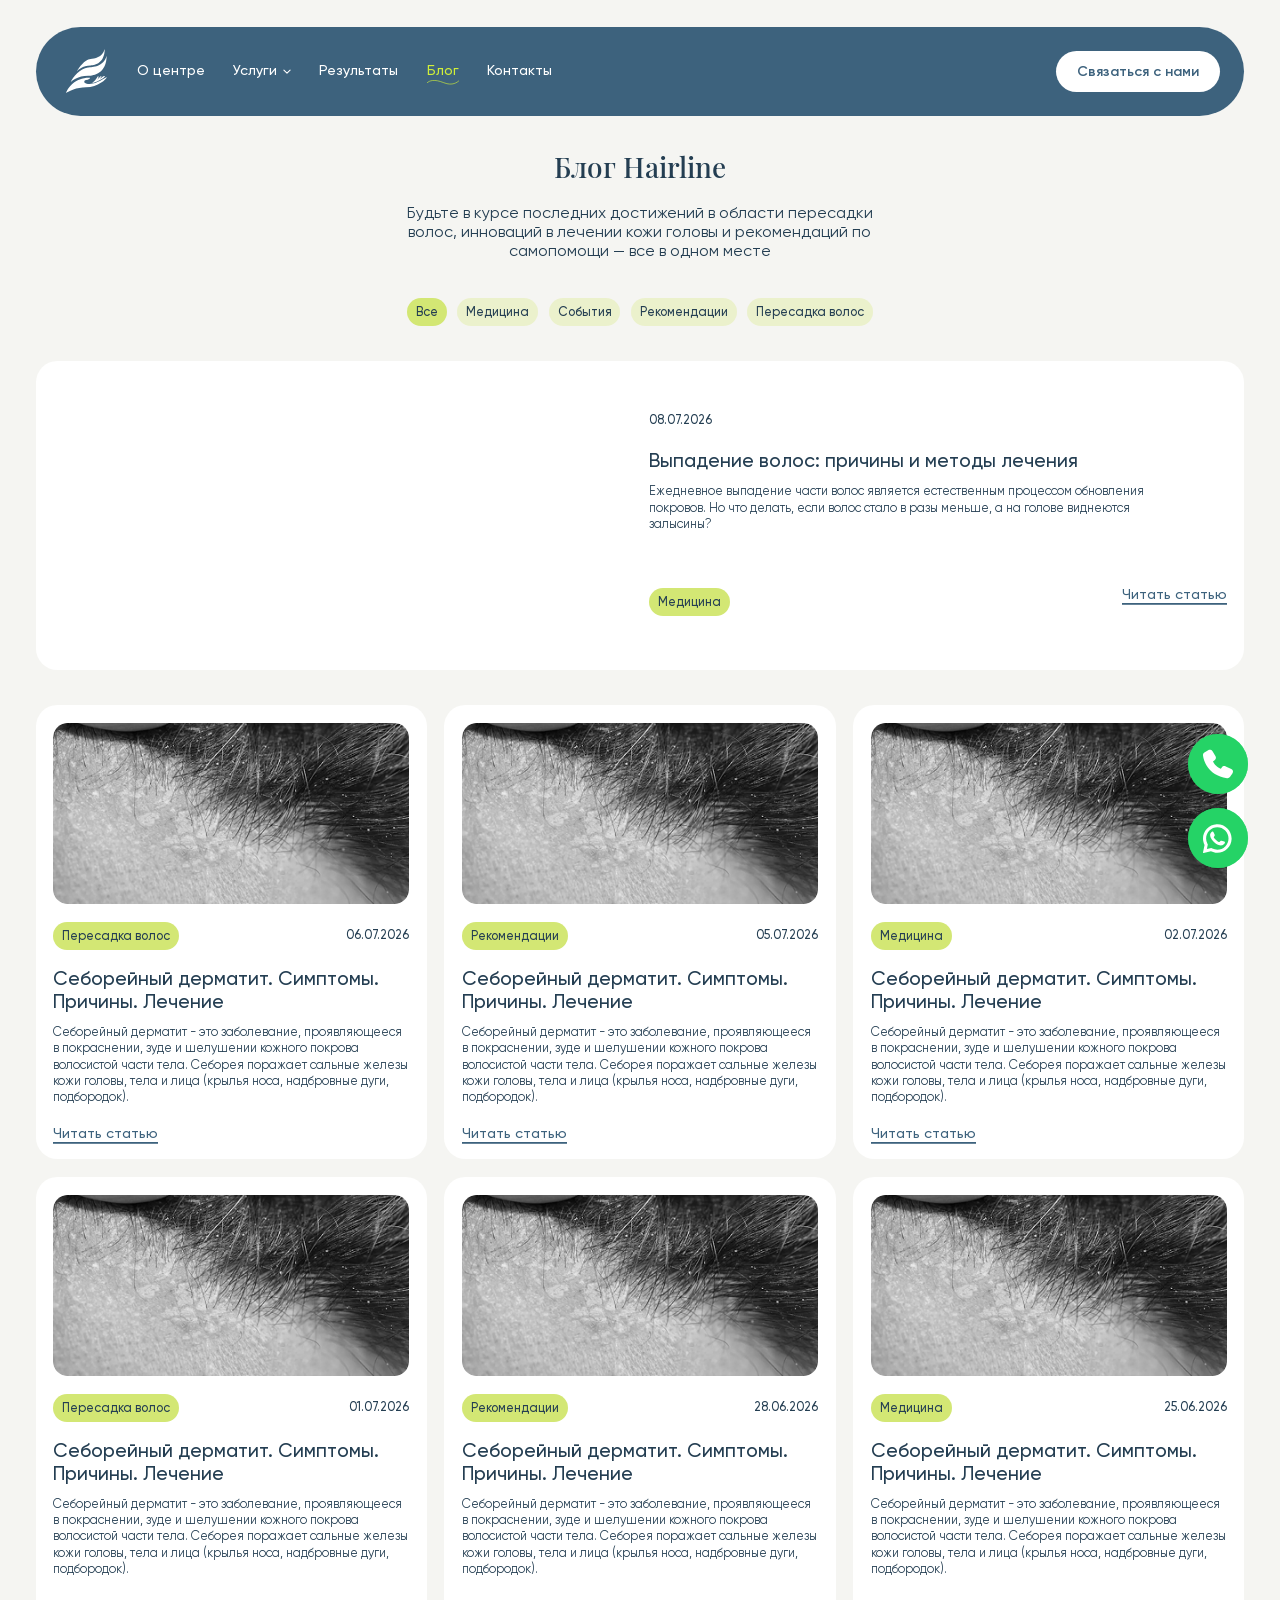
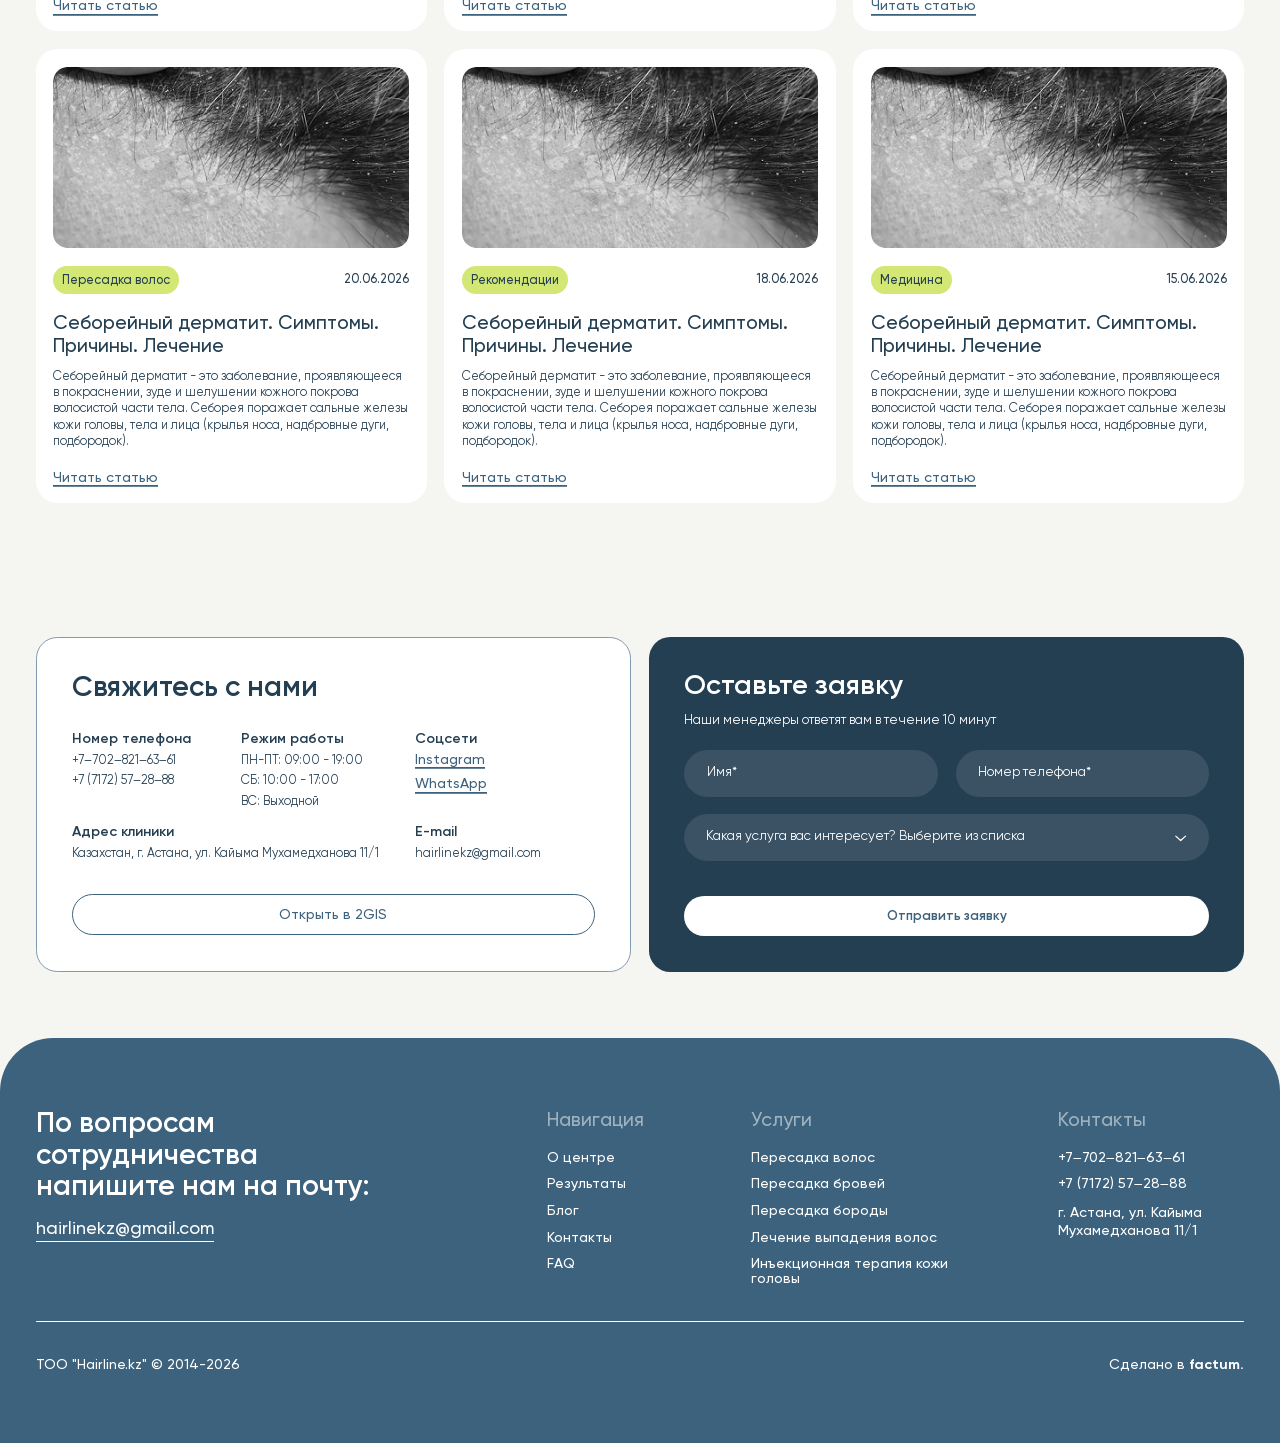
<file: blog.html>
<!DOCTYPE html>
<html lang="ru">
<head>
  <meta charset="UTF-8" />
  <meta name="viewport" content="width=device-width, initial-scale=1.0" />
  <title>Блог — Hairline</title>
  <meta name="description" content="" />
  <link rel="icon" href="assets/favicon/Fav%20512x512.svg" type="image/svg+xml" />

  <link rel="preload" as="font" type="font/woff2" href="assets/fonts/gilroy-500.woff2" crossorigin />
  <link rel="preload" as="font" type="font/woff2" href="assets/fonts/playfair-var.woff2" crossorigin />

  <link rel="stylesheet" href="src/styles/main.css?v=108" />
</head>
<body class="page-blog">

  <header class="header" data-header>
    <div class="container">
      <div class="header__pill">

        <a class="header__logo" href="index.html" aria-label="Hairline — на главную">
          <img src="assets/images/logoHeader.svg" alt="Hairline" width="46" height="50" />
        </a>

        <nav class="nav" aria-label="Основная навигация" data-nav>
          <a class="nav__link link-line" href="about.html">О центре</a>

          <div class="nav__item" data-nav-drop>
            <a class="nav__link link-line" href="services.html" aria-haspopup="true" aria-expanded="false">
              Услуги
              <svg class="nav__chevron" viewBox="0 0 9 10" fill="none" aria-hidden="true">
                <path d="M1 3.5L4.5 7L8 3.5" stroke="currentColor" stroke-width="1.2"
                      stroke-linecap="round" stroke-linejoin="round" />
              </svg>
            </a>

            <div class="nav__drop">
              <div class="nav__drop-inner">
                <a href="services/hair.html">Пересадка волос</a>
                <a href="services/brows.html">Пересадка бровей</a>
                <a href="services/beard.html">Пересадка бороды</a>
                <a href="services/injections.html">Инъекционная терапия кожи головы</a>
                <a href="services/hair-loss.html">Лечение выпадения волос</a>
              </div>
            </div>
          </div>

          <a class="nav__link link-line" href="results.html">Результаты</a>
          <a class="nav__link link-line is-active" href="blog.html" aria-current="page">Блог</a>
          <a class="nav__link link-line" href="contacts.html">Контакты</a>

          <div class="nav__socials" aria-label="Социальные сети">
            <a href="#" target="_blank" rel="noopener" aria-label="Instagram">
              <img src="assets/images/insta.svg" alt="" width="25" height="25" loading="lazy" />
            </a>
            <a href="#" target="_blank" rel="noopener" aria-label="WhatsApp">
              <img src="assets/images/wpp.svg" alt="" width="25" height="25" loading="lazy" />
            </a>
          </div>
        </nav>

        <button class="btn header__cta" type="button" data-modal-open="modal-contact">Связаться с нами</button>
        <button class="header__burger" type="button" aria-label="Открыть меню" aria-expanded="false" data-menu-toggle>
          <span aria-hidden="true"></span>
          <span aria-hidden="true"></span>
          <span aria-hidden="true"></span>
        </button>

      </div>
    </div>
  </header>

  <dialog class="modal" id="modal-contact" aria-labelledby="modal-contact-title">
    <button class="modal__close" type="button" aria-label="Закрыть" data-modal-close>
      <svg viewBox="0 0 15 15" fill="none" aria-hidden="true">
        <path d="M1 1L14 14M14 1L1 14" stroke="currentColor" stroke-width="1.5"
              stroke-linecap="round" />
      </svg>
    </button>

    <div class="modal__head">
      <h2 id="modal-contact-title">Начните путь к здоровым и<br />густым волосам уже сегодня!</h2>
      <p>Наши менеджеры ответят вам в течение 10 минут</p>
    </div>

    <form action="#" method="post">
      <div class="modal__fields">
        <div class="field">
                  <input id="modal-name" type="text" name="name" placeholder=" " required />
                  <label for="modal-name">Имя*</label>
                  <span class="field__icon" aria-hidden="true"></span>
                </div>
        <div class="field">
                  <input id="modal-phone" type="tel" name="phone" placeholder=" " required />
                  <label for="modal-phone">Номер телефона*</label>
                  <span class="field__icon" aria-hidden="true"></span>
                </div>
      </div>
      <button class="btn btn--outline btn--block" type="submit">Отправить заявку</button>
    </form>
  </dialog>

  <main>

    <div class="blog-page container">

      <div class="blog-page__intro">
        <div class="blog-hero">
          <h1>Блог Hairline</h1>
          <p>Будьте в курсе последних достижений в области пересадки волос, инноваций
            в лечении кожи головы и рекомендаций по самопомощи — все в одном месте</p>
        </div>

        <div class="blog-filter">
          <button class="blog-chip is-active" type="button" data-blog-filter="all">Все</button>
          <button class="blog-chip" type="button" data-blog-filter="Медицина">Медицина</button>
          <button class="blog-chip" type="button" data-blog-filter="События">События</button>
          <button class="blog-chip" type="button" data-blog-filter="Рекомендации">Рекомендации</button>
          <button class="blog-chip" type="button" data-blog-filter="Пересадка волос">Пересадка волос</button>
        </div>
      </div>

      <div class="blog-feat" data-blog-featured style="width:100%">
        <article class="blog-featured">
          <a class="blog-featured__media" href="blog/hair-loss-causes.html">
            <img src="assets/images/blogImgBig.png" alt="" width="650" height="307" loading="lazy" />
          </a>
          <div class="blog-featured__body">
            <span class="blog-featured__date">08.07.2026</span>
            <div class="blog-featured__text">
              <h3><a href="blog/hair-loss-causes.html">Выпадение волос: причины и методы лечения</a></h3>
              <p>Ежедневное выпадение части волос является естественным процессом обновления покровов. Но что делать, если волос стало в разы меньше, а на голове виднеются залысины?</p>
            </div>
            <div class="blog-featured__foot">
              <span class="post-card__tag">Медицина</span>
              <a class="link-solid" href="blog/hair-loss-causes.html">Читать статью</a>
            </div>
          </div>
        </article>
      </div>

      <ul class="blog__grid blog__grid--page">
        <li data-blog-card data-cat="Медицина" data-date="2026-07-08" hidden>
          <a class="post-card" href="blog/hair-loss-causes.html">
            <div class="post-card__top">
              <img src="assets/images/colored.png" alt="" width="400" height="204" loading="lazy" />

              <div class="post-card__meta">
                <span class="post-card__tag">Медицина</span>
                <span class="post-card__date">08.07.2026</span>
              </div>

              <div class="post-card__text">
                <h3>Выпадение волос: причины и методы лечения</h3>
                <p>Ежедневное выпадение части волос является естественным процессом обновления покровов. Но что делать, если волос стало в разы меньше, а на голове виднеются залысины?</p>
              </div>
            </div>

            <span class="post-card__more link-solid">Читать статью</span>
          </a>
        </li>
        <li data-blog-card data-cat="Пересадка волос" data-date="2026-07-06">
          <a class="post-card" href="blog/seborrheic-dermatitis.html">
            <div class="post-card__top">
              <img src="assets/images/colored.png" alt="" width="400" height="204" loading="lazy" />

              <div class="post-card__meta">
                <span class="post-card__tag">Пересадка волос</span>
                <span class="post-card__date">06.07.2026</span>
              </div>

              <div class="post-card__text">
                <h3>Себорейный дерматит. Симптомы. Причины. Лечение</h3>
                <p>Себорейный дерматит - это заболевание, проявляющееся в покраснении, зуде и шелушении кожного покрова волосистой части тела. Себорея поражает сальные железы кожи головы, тела и лица (крылья носа, надбровные дуги, подбородок).</p>
              </div>
            </div>

            <span class="post-card__more link-solid">Читать статью</span>
          </a>
        </li>
        <li data-blog-card data-cat="Рекомендации" data-date="2026-07-05">
          <a class="post-card" href="blog/seborrheic-dermatitis.html">
            <div class="post-card__top">
              <img src="assets/images/colored.png" alt="" width="400" height="204" loading="lazy" />

              <div class="post-card__meta">
                <span class="post-card__tag">Рекомендации</span>
                <span class="post-card__date">05.07.2026</span>
              </div>

              <div class="post-card__text">
                <h3>Себорейный дерматит. Симптомы. Причины. Лечение</h3>
                <p>Себорейный дерматит - это заболевание, проявляющееся в покраснении, зуде и шелушении кожного покрова волосистой части тела. Себорея поражает сальные железы кожи головы, тела и лица (крылья носа, надбровные дуги, подбородок).</p>
              </div>
            </div>

            <span class="post-card__more link-solid">Читать статью</span>
          </a>
        </li>
        <li data-blog-card data-cat="Медицина" data-date="2026-07-02">
          <a class="post-card" href="blog/seborrheic-dermatitis.html">
            <div class="post-card__top">
              <img src="assets/images/colored.png" alt="" width="400" height="204" loading="lazy" />

              <div class="post-card__meta">
                <span class="post-card__tag">Медицина</span>
                <span class="post-card__date">02.07.2026</span>
              </div>

              <div class="post-card__text">
                <h3>Себорейный дерматит. Симптомы. Причины. Лечение</h3>
                <p>Себорейный дерматит - это заболевание, проявляющееся в покраснении, зуде и шелушении кожного покрова волосистой части тела. Себорея поражает сальные железы кожи головы, тела и лица (крылья носа, надбровные дуги, подбородок).</p>
              </div>
            </div>

            <span class="post-card__more link-solid">Читать статью</span>
          </a>
        </li>
        <li data-blog-card data-cat="Пересадка волос" data-date="2026-07-01">
          <a class="post-card" href="blog/seborrheic-dermatitis.html">
            <div class="post-card__top">
              <img src="assets/images/colored.png" alt="" width="400" height="204" loading="lazy" />

              <div class="post-card__meta">
                <span class="post-card__tag">Пересадка волос</span>
                <span class="post-card__date">01.07.2026</span>
              </div>

              <div class="post-card__text">
                <h3>Себорейный дерматит. Симптомы. Причины. Лечение</h3>
                <p>Себорейный дерматит - это заболевание, проявляющееся в покраснении, зуде и шелушении кожного покрова волосистой части тела. Себорея поражает сальные железы кожи головы, тела и лица (крылья носа, надбровные дуги, подбородок).</p>
              </div>
            </div>

            <span class="post-card__more link-solid">Читать статью</span>
          </a>
        </li>
        <li data-blog-card data-cat="Рекомендации" data-date="2026-06-28">
          <a class="post-card" href="blog/seborrheic-dermatitis.html">
            <div class="post-card__top">
              <img src="assets/images/colored.png" alt="" width="400" height="204" loading="lazy" />

              <div class="post-card__meta">
                <span class="post-card__tag">Рекомендации</span>
                <span class="post-card__date">28.06.2026</span>
              </div>

              <div class="post-card__text">
                <h3>Себорейный дерматит. Симптомы. Причины. Лечение</h3>
                <p>Себорейный дерматит - это заболевание, проявляющееся в покраснении, зуде и шелушении кожного покрова волосистой части тела. Себорея поражает сальные железы кожи головы, тела и лица (крылья носа, надбровные дуги, подбородок).</p>
              </div>
            </div>

            <span class="post-card__more link-solid">Читать статью</span>
          </a>
        </li>
        <li data-blog-card data-cat="Медицина" data-date="2026-06-25">
          <a class="post-card" href="blog/seborrheic-dermatitis.html">
            <div class="post-card__top">
              <img src="assets/images/colored.png" alt="" width="400" height="204" loading="lazy" />

              <div class="post-card__meta">
                <span class="post-card__tag">Медицина</span>
                <span class="post-card__date">25.06.2026</span>
              </div>

              <div class="post-card__text">
                <h3>Себорейный дерматит. Симптомы. Причины. Лечение</h3>
                <p>Себорейный дерматит - это заболевание, проявляющееся в покраснении, зуде и шелушении кожного покрова волосистой части тела. Себорея поражает сальные железы кожи головы, тела и лица (крылья носа, надбровные дуги, подбородок).</p>
              </div>
            </div>

            <span class="post-card__more link-solid">Читать статью</span>
          </a>
        </li>
        <li data-blog-card data-cat="Пересадка волос" data-date="2026-06-20">
          <a class="post-card" href="blog/seborrheic-dermatitis.html">
            <div class="post-card__top">
              <img src="assets/images/colored.png" alt="" width="400" height="204" loading="lazy" />

              <div class="post-card__meta">
                <span class="post-card__tag">Пересадка волос</span>
                <span class="post-card__date">20.06.2026</span>
              </div>

              <div class="post-card__text">
                <h3>Себорейный дерматит. Симптомы. Причины. Лечение</h3>
                <p>Себорейный дерматит - это заболевание, проявляющееся в покраснении, зуде и шелушении кожного покрова волосистой части тела. Себорея поражает сальные железы кожи головы, тела и лица (крылья носа, надбровные дуги, подбородок).</p>
              </div>
            </div>

            <span class="post-card__more link-solid">Читать статью</span>
          </a>
        </li>
        <li data-blog-card data-cat="Рекомендации" data-date="2026-06-18">
          <a class="post-card" href="blog/seborrheic-dermatitis.html">
            <div class="post-card__top">
              <img src="assets/images/colored.png" alt="" width="400" height="204" loading="lazy" />

              <div class="post-card__meta">
                <span class="post-card__tag">Рекомендации</span>
                <span class="post-card__date">18.06.2026</span>
              </div>

              <div class="post-card__text">
                <h3>Себорейный дерматит. Симптомы. Причины. Лечение</h3>
                <p>Себорейный дерматит - это заболевание, проявляющееся в покраснении, зуде и шелушении кожного покрова волосистой части тела. Себорея поражает сальные железы кожи головы, тела и лица (крылья носа, надбровные дуги, подбородок).</p>
              </div>
            </div>

            <span class="post-card__more link-solid">Читать статью</span>
          </a>
        </li>
        <li data-blog-card data-cat="Медицина" data-date="2026-06-15">
          <a class="post-card" href="blog/seborrheic-dermatitis.html">
            <div class="post-card__top">
              <img src="assets/images/colored.png" alt="" width="400" height="204" loading="lazy" />

              <div class="post-card__meta">
                <span class="post-card__tag">Медицина</span>
                <span class="post-card__date">15.06.2026</span>
              </div>

              <div class="post-card__text">
                <h3>Себорейный дерматит. Симптомы. Причины. Лечение</h3>
                <p>Себорейный дерматит - это заболевание, проявляющееся в покраснении, зуде и шелушении кожного покрова волосистой части тела. Себорея поражает сальные железы кожи головы, тела и лица (крылья носа, надбровные дуги, подбородок).</p>
              </div>
            </div>

            <span class="post-card__more link-solid">Читать статью</span>
          </a>
        </li>
      </ul>

      <button class="btn btn--outline blog-more" type="button" data-blog-more hidden>Загрузить еще</button>

    </div>

    <section class="contacts section container" id="contacts">
      <div class="contacts__grid">

        <div class="contacts__card">
          <h2>Свяжитесь с нами</h2>

          <div class="contacts__info">
            <div class="contacts__col">
              <h3>Номер телефона</h3>
              <a href="tel:+77028216361">+7‒702‒821‒63‒61</a>
              <a href="tel:+77172572888">+7 (7172) 57‒28‒88</a>
            </div>

            <div class="contacts__col">
              <h3>Режим работы</h3>
              <p>ПН-ПТ: 09:00 - 19:00</p>
              <p>СБ: 10:00 - 17:00</p>
              <p>ВС: Выходной</p>
            </div>

            <div class="contacts__col">
              <h3>Соцсети</h3>
              <div class="contacts__socials">
                <a class="link-solid" href="#" target="_blank" rel="noopener">
                  <span class="contacts__social-text">Instagram</span>
                  <img src="assets/images/instConnect.svg" alt="" width="25" height="25" loading="lazy" />
                </a>
                <a class="link-solid" href="#" target="_blank" rel="noopener">
                  <span class="contacts__social-text">WhatsApp</span>
                  <img src="assets/images/wppConnect.svg" alt="" width="25" height="25" loading="lazy" />
                </a>
              </div>
            </div>

            <div class="contacts__col contacts__col--address">
              <h3>Адрес клиники</h3>
              <p>Казахстан, г. Астана, ул. Кайыма Мухамедханова 11/1</p>
            </div>

            <div class="contacts__col contacts__col--email">
              <h3>E-mail</h3>
              <a href="mailto:hairlinekz@gmail.com">hairlinekz@gmail.com</a>
            </div>
          </div>

          <a class="btn btn--outline btn--block" href="#" target="_blank" rel="noopener">Открыть в 2GIS</a>
        </div>

        <div class="cta-card">
          <h2>Оставьте заявку</h2>
          <p class="cta-card__note">Наши менеджеры ответят вам в течение 10 минут</p>

          <form action="#" method="post">
            <div class="cta-card__fields">
              <div class="field field--dark">
                  <input id="cta-name" type="text" name="name" placeholder=" " required />
                  <label for="cta-name">Имя*</label>
                  <span class="field__icon" aria-hidden="true"></span>
                </div>
              <div class="field field--dark">
                  <input id="cta-phone" type="tel" name="phone" placeholder=" " required />
                  <label for="cta-phone">Номер телефона*</label>
                  <span class="field__icon" aria-hidden="true"></span>
                </div>
              <div class="select" data-select>
                <button class="select__toggle" type="button" aria-haspopup="listbox" aria-expanded="false">
                  <span data-select-label>Какая услуга вас интересует? Выберите из списка</span>
                  <svg viewBox="0 0 15 20" fill="none" aria-hidden="true">
                    <path d="M2 8L7.5 13L13 8" stroke="currentColor" stroke-width="1.4"
                          stroke-linecap="round" stroke-linejoin="round" />
                  </svg>
                </button>

                <ul class="select__list" role="listbox" aria-label="Услуга">
                  <li role="option" tabindex="-1" data-value="hair">Пересадка волос</li>
                  <li role="option" tabindex="-1" data-value="brows">Пересадка бровей</li>
                  <li role="option" tabindex="-1" data-value="beard">Пересадка бороды</li>
                  <li role="option" tabindex="-1" data-value="injections">Инъекционная терапия кожи головы</li>
                  <li role="option" tabindex="-1" data-value="hair-loss">Лечение выпадения волос</li>
                </ul>

                <input type="hidden" name="service" data-select-input />
              </div>
            </div>
            <button class="btn btn--block" type="submit">Отправить заявку</button>
          </form>
        </div>

      </div>
    </section>

  </main>

  <footer class="footer">
    <div class="container">

      <div class="footer__top">

        <div class="footer__cta">
          <h2>По вопросам сотрудничества<br />напишите нам на почту:</h2>
          <a class="footer__email" href="mailto:hairlinekz@gmail.com">hairlinekz@gmail.com</a>
        </div>

        <div class="footer__cols">

          <div class="footer__col footer__col--nav">
            <h3>Навигация</h3>
            <nav class="footer__list" aria-label="Навигация в подвале">
              <a class="link-line" href="about.html">О центре</a>
              <a class="link-line" href="results.html">Результаты</a>
              <a class="link-line" href="blog.html">Блог</a>
              <a class="link-line" href="contacts.html">Контакты</a>
              <a class="link-line" href="index.html#faq">FAQ</a>
            </nav>
          </div>

          <div class="footer__col footer__col--services">
            <h3>Услуги</h3>
            <nav class="footer__list" aria-label="Услуги">
              <a class="link-line" href="services/hair.html">Пересадка волос</a>
              <a class="link-line" href="services/brows.html">Пересадка бровей</a>
              <a class="link-line" href="services/beard.html">Пересадка бороды</a>
              <a class="link-line" href="services/hair-loss.html">Лечение выпадения волос</a>
              <a class="link-line" href="services/injections.html">Инъекционная терапия кожи головы</a>
            </nav>
          </div>

          <div class="footer__col footer__col--contacts">
            <h3>Контакты</h3>
            <div class="footer__list">
              <a class="footer__contact link-line" href="tel:+77028216361">+7‒702‒821‒63‒61</a>
              <a class="footer__contact link-line" href="tel:+77172572888">+7 (7172) 57‒28‒88</a>
              <p class="footer__contact footer__contact--address">г. Астана, ул. Кайыма Мухамедханова 11/1</p>
            </div>
          </div>

        </div>

        <div class="footer__socials" aria-label="Социальные сети">
          <a href="#" target="_blank" rel="noopener" aria-label="Instagram">
            <img src="assets/images/insta.svg" alt="" width="25" height="25" loading="lazy" />
          </a>
          <a href="#" target="_blank" rel="noopener" aria-label="WhatsApp">
            <img src="assets/images/wpp.svg" alt="" width="25" height="25" loading="lazy" />
          </a>
        </div>
      </div>

      <div class="footer__line"></div>

      <div class="footer__bottom">
        <p>ТОО "Hairline.kz" © 2014-2026</p>
        <p>Сделано в <a href="https://factum.agency/" target="_blank" rel="noopener"><b>factum.</b></a></p>
      </div>

    </div>
  </footer>

  <script src="assets/vendor/lenis.min.js"></script>
  <script src="src/lib/main.js?v=22"></script>

  <div class="fab-stack">
        <a class="fab fab--phone" href="tel:+77028216361" aria-label="Позвонить">
      <span class="fab__icon"><svg width="19" height="18" viewBox="0 0 19 18" fill="none" xmlns="http://www.w3.org/2000/svg" aria-hidden="true"><path d="M17.9288 12.176L14.4006 10.5051C13.5138 10.0844 12.4371 10.3609 11.8986 11.1542L11.2906 12.0377C10.3277 11.7012 7.91442 10.5893 6.32451 7.45787L7.52806 6.45419C8.20581 5.8832 8.38312 4.92155 7.93974 4.17025L6.0458 0.942745C5.77978 0.497975 5.33005 0.173402 4.81064 0.0531641C4.28492 -0.0669958 3.7275 0.0171071 3.27778 0.299614L0.877163 1.79019C0.26269 2.17484 -0.0793291 2.86606 0.0157216 3.5572C0.389408 6.41212 2.60635 15.9024 15.2051 17.9699C15.3127 17.988 15.4204 18 15.5281 18C16.1868 18 16.8013 17.6754 17.1687 17.1285L18.7015 14.8145C18.9929 14.3698 19.0752 13.8349 18.9296 13.33C18.7839 12.8311 18.4165 12.4104 17.9288 12.176Z"></path></svg></span>
    </a>
    <a class="fab fab--whatsapp" target="_blank" rel="nofollow noopener" href="https://wa.me/77028216361?text=%D0%97%D0%B4%D1%80%D0%B0%D0%B2%D1%81%D1%82%D0%B2%D1%83%D0%B9%D1%82%D0%B5%21%20%D0%9F%D0%B8%D1%88%D1%83%20%D1%81%20%D1%81%D0%B0%D0%B9%D1%82%D0%B0" aria-label="Написать в WhatsApp">
      <span class="fab__icon"><svg width="13" height="13" viewBox="0 0 13 13" fill="none" xmlns="http://www.w3.org/2000/svg" aria-hidden="true"><path d="M5.89639 0.507229C2.59515 0.664415 -0.00998593 3.41371 2.87769e-05 6.71868C0.00307803 7.72529 0.246092 8.6754 0.674781 9.5149L0.0165904 12.7098C-0.0190141 12.8827 0.136857 13.034 0.308541 12.9933L3.4392 12.2516C4.24351 12.6523 5.14693 12.8837 6.10305 12.8983C9.47723 12.9498 12.2907 10.2706 12.3959 6.89769C12.5086 3.28214 9.52458 0.334438 5.89639 0.507229ZM9.63193 10.132C8.71509 11.0488 7.49608 11.5537 6.19949 11.5537C5.44029 11.5537 4.71343 11.3834 4.03903 11.0475L3.60305 10.8303L1.68364 11.285L2.08766 9.32373L1.87287 8.90311C1.52277 8.21748 1.34526 7.47606 1.34526 6.69949C1.34526 5.40287 1.85018 4.18388 2.76702 3.26701C3.67566 2.35836 4.91456 1.84522 6.19958 1.84522C7.49617 1.84525 8.71513 2.35017 9.63196 3.26698C10.5488 4.18382 11.0537 5.40281 11.0538 6.6994C11.0537 7.98445 10.5406 9.22334 9.63193 10.132Z"></path><path d="M9.20802 8.04417L8.00718 7.69937C7.84931 7.65405 7.6793 7.69883 7.56426 7.81604L7.27061 8.11523C7.14678 8.24138 6.9589 8.28192 6.79501 8.21562C6.22696 7.98573 5.03201 6.92327 4.72684 6.39183C4.6388 6.23853 4.65336 6.04688 4.76146 5.907L5.01784 5.57532C5.11828 5.44537 5.13948 5.27085 5.07305 5.12063L4.56783 3.97796C4.44682 3.70428 4.09708 3.62461 3.8686 3.81785C3.53345 4.10131 3.13579 4.53206 3.08745 5.00927C3.00222 5.85062 3.36305 6.91122 4.72753 8.18474C6.30388 9.656 7.56621 9.85037 8.3881 9.65128C8.85428 9.53836 9.22682 9.0857 9.46195 8.71507C9.62224 8.46237 9.49567 8.12677 9.20802 8.04417Z"></path></svg></span>
    </a>
  </div>
</body>
</html>
</file>
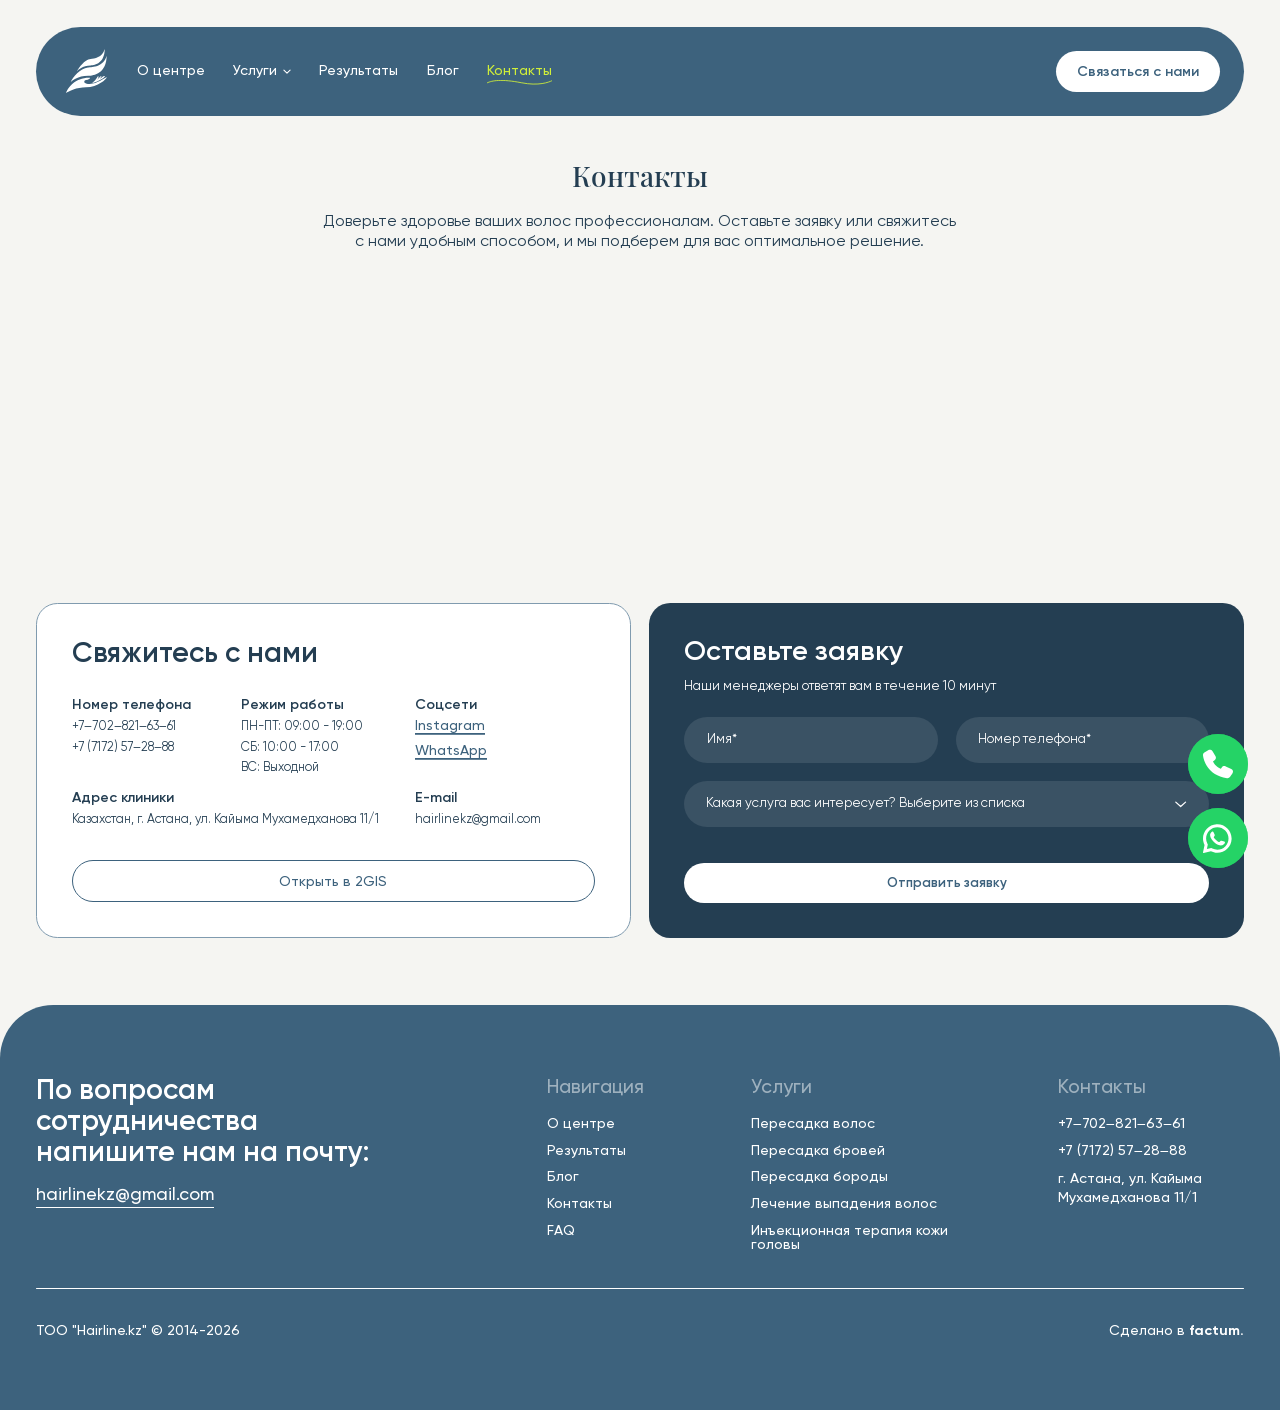
<file: contacts.html>
<!DOCTYPE html>
<html lang="ru">
<head>
  <meta charset="UTF-8" />
  <meta name="viewport" content="width=device-width, initial-scale=1.0" />
  <title>Контакты — Hairline</title>
  <meta name="description" content="" />
  <link rel="icon" href="assets/favicon/Fav%20512x512.svg" type="image/svg+xml" />

  <link rel="preload" as="font" type="font/woff2" href="assets/fonts/gilroy-500.woff2" crossorigin />
  <link rel="preload" as="font" type="font/woff2" href="assets/fonts/playfair-var.woff2" crossorigin />

  <link rel="stylesheet" href="src/styles/main.css?v=108" />
</head>
<body class="page-contacts">

  <header class="header" data-header>
    <div class="container">
      <div class="header__pill">

        <a class="header__logo" href="index.html" aria-label="Hairline — на главную">
          <img src="assets/images/logoHeader.svg" alt="Hairline" width="46" height="50" />
        </a>

        <nav class="nav" aria-label="Основная навигация" data-nav>
          <a class="nav__link link-line" href="about.html">О центре</a>

          <div class="nav__item" data-nav-drop>
            <a class="nav__link link-line" href="services.html" aria-haspopup="true" aria-expanded="false">
              Услуги
              <svg class="nav__chevron" viewBox="0 0 9 10" fill="none" aria-hidden="true">
                <path d="M1 3.5L4.5 7L8 3.5" stroke="currentColor" stroke-width="1.2"
                      stroke-linecap="round" stroke-linejoin="round" />
              </svg>
            </a>

            <div class="nav__drop">
              <div class="nav__drop-inner">
                <a href="services/hair.html">Пересадка волос</a>
                <a href="services/brows.html">Пересадка бровей</a>
                <a href="services/beard.html">Пересадка бороды</a>
                <a href="services/injections.html">Инъекционная терапия кожи головы</a>
                <a href="services/hair-loss.html">Лечение выпадения волос</a>
              </div>
            </div>
          </div>

          <a class="nav__link link-line" href="results.html">Результаты</a>
          <a class="nav__link link-line" href="blog.html">Блог</a>
          <a class="nav__link link-line is-active" href="contacts.html" aria-current="page">Контакты</a>

          <div class="nav__socials" aria-label="Социальные сети">
            <a href="#" target="_blank" rel="noopener" aria-label="Instagram">
              <img src="assets/images/insta.svg" alt="" width="25" height="25" loading="lazy" />
            </a>
            <a href="#" target="_blank" rel="noopener" aria-label="WhatsApp">
              <img src="assets/images/wpp.svg" alt="" width="25" height="25" loading="lazy" />
            </a>
          </div>
        </nav>

        <button class="btn header__cta" type="button" data-modal-open="modal-contact">Связаться с нами</button>
        <button class="header__burger" type="button" aria-label="Открыть меню" aria-expanded="false" data-menu-toggle>
          <span aria-hidden="true"></span>
          <span aria-hidden="true"></span>
          <span aria-hidden="true"></span>
        </button>

      </div>
    </div>
  </header>

  <dialog class="modal" id="modal-contact" aria-labelledby="modal-contact-title">
    <button class="modal__close" type="button" aria-label="Закрыть" data-modal-close>
      <svg viewBox="0 0 15 15" fill="none" aria-hidden="true">
        <path d="M1 1L14 14M14 1L1 14" stroke="currentColor" stroke-width="1.5"
              stroke-linecap="round" />
      </svg>
    </button>

    <div class="modal__head">
      <h2 id="modal-contact-title">Начните путь к здоровым и<br />густым волосам уже сегодня!</h2>
      <p>Наши менеджеры ответят вам в течение 10 минут</p>
    </div>

    <form action="#" method="post">
      <div class="modal__fields">
        <div class="field">
                  <input id="modal-name" type="text" name="name" placeholder=" " required />
                  <label for="modal-name">Имя*</label>
                  <span class="field__icon" aria-hidden="true"></span>
                </div>
        <div class="field">
                  <input id="modal-phone" type="tel" name="phone" placeholder=" " required />
                  <label for="modal-phone">Номер телефона*</label>
                  <span class="field__icon" aria-hidden="true"></span>
                </div>
      </div>
      <button class="btn btn--outline btn--block" type="submit">Отправить заявку</button>
    </form>
  </dialog>

  <main>

    <section class="contacts-page container">

      <div class="contacts-page__head">
        <h2>Контакты</h2>
        <p>Доверьте здоровье ваших волос профессионалам. Оставьте заявку или свяжитесь с нами удобным способом, и мы подберем для вас оптимальное решение.</p>
      </div>

      <div class="contacts-page__map">
        <iframe title="Hairline — г. Астана, ул. Кайыма Мухамедханова 11/1"
                src="https://yandex.ru/map-widget/v1/?text=%D0%90%D1%81%D1%82%D0%B0%D0%BD%D0%B0%20%D0%9A%D0%B0%D0%B9%D1%8B%D0%BC%D0%B0%20%D0%9C%D1%83%D1%85%D0%B0%D0%BC%D0%B5%D0%B4%D1%85%D0%B0%D0%BD%D0%BE%D0%B2%D0%B0%2011/1&z=16"
                loading="lazy" allowfullscreen></iframe>
      </div>

      <div class="contacts__grid">

        <div class="contacts__card">
          <h2>Свяжитесь с нами</h2>

          <div class="contacts__info">
            <div class="contacts__col">
              <h3>Номер телефона</h3>
              <a href="tel:+77028216361">+7‒702‒821‒63‒61</a>
              <a href="tel:+77172572888">+7 (7172) 57‒28‒88</a>
            </div>

            <div class="contacts__col">
              <h3>Режим работы</h3>
              <p>ПН-ПТ: 09:00 - 19:00</p>
              <p>СБ: 10:00 - 17:00</p>
              <p>ВС: Выходной</p>
            </div>

            <div class="contacts__col">
              <h3>Соцсети</h3>
              <div class="contacts__socials">
                <a class="link-solid" href="#" target="_blank" rel="noopener">
                  <span class="contacts__social-text">Instagram</span>
                  <img src="assets/images/instConnect.svg" alt="" width="25" height="25" loading="lazy" />
                </a>
                <a class="link-solid" href="#" target="_blank" rel="noopener">
                  <span class="contacts__social-text">WhatsApp</span>
                  <img src="assets/images/wppConnect.svg" alt="" width="25" height="25" loading="lazy" />
                </a>
              </div>
            </div>

            <div class="contacts__col contacts__col--address">
              <h3>Адрес клиники</h3>
              <p>Казахстан, г. Астана, ул. Кайыма Мухамедханова 11/1</p>
            </div>

            <div class="contacts__col contacts__col--email">
              <h3>E-mail</h3>
              <a href="mailto:hairlinekz@gmail.com">hairlinekz@gmail.com</a>
            </div>
          </div>

          <a class="btn btn--outline btn--block" href="#" target="_blank" rel="noopener">Открыть в 2GIS</a>
        </div>

        <div class="cta-card">
          <h2>Оставьте заявку</h2>
          <p class="cta-card__note">Наши менеджеры ответят вам в течение 10 минут</p>

          <form action="#" method="post">
            <div class="cta-card__fields">
              <div class="field field--dark">
                  <input id="cta-name" type="text" name="name" placeholder=" " required />
                  <label for="cta-name">Имя*</label>
                  <span class="field__icon" aria-hidden="true"></span>
                </div>
              <div class="field field--dark">
                  <input id="cta-phone" type="tel" name="phone" placeholder=" " required />
                  <label for="cta-phone">Номер телефона*</label>
                  <span class="field__icon" aria-hidden="true"></span>
                </div>

              <div class="select" data-select>
                <button class="select__toggle" type="button" aria-haspopup="listbox" aria-expanded="false">
                  <span data-select-label>Какая услуга вас интересует? Выберите из списка</span>
                  <svg viewBox="0 0 15 20" fill="none" aria-hidden="true">
                    <path d="M2 8L7.5 13L13 8" stroke="currentColor" stroke-width="1.4"
                          stroke-linecap="round" stroke-linejoin="round" />
                  </svg>
                </button>

                <ul class="select__list" role="listbox" aria-label="Услуга">
                  <li role="option" tabindex="-1" data-value="hair">Пересадка волос</li>
                  <li role="option" tabindex="-1" data-value="brows">Пересадка бровей</li>
                  <li role="option" tabindex="-1" data-value="beard">Пересадка бороды</li>
                  <li role="option" tabindex="-1" data-value="injections">Инъекционная терапия кожи головы</li>
                  <li role="option" tabindex="-1" data-value="hair-loss">Лечение выпадения волос</li>
                </ul>

                <input type="hidden" name="service" data-select-input />
              </div>
            </div>
            <button class="btn btn--block" type="submit">Отправить заявку</button>
          </form>
        </div>

      </div>

    </section>
  </main>

  <footer class="footer">
    <div class="container">

      <div class="footer__top">

        <div class="footer__cta">
          <h2>По вопросам сотрудничества<br />напишите нам на почту:</h2>
          <a class="footer__email" href="mailto:hairlinekz@gmail.com">hairlinekz@gmail.com</a>
        </div>

        <div class="footer__cols">

          <div class="footer__col footer__col--nav">
            <h3>Навигация</h3>
            <nav class="footer__list" aria-label="Навигация в подвале">
              <a class="link-line" href="about.html">О центре</a>
              <a class="link-line" href="results.html">Результаты</a>
              <a class="link-line" href="blog.html">Блог</a>
              <a class="link-line" href="contacts.html">Контакты</a>
              <a class="link-line" href="index.html#faq">FAQ</a>
            </nav>
          </div>

          <div class="footer__col footer__col--services">
            <h3>Услуги</h3>
            <nav class="footer__list" aria-label="Услуги">
              <a class="link-line" href="services/hair.html">Пересадка волос</a>
              <a class="link-line" href="services/brows.html">Пересадка бровей</a>
              <a class="link-line" href="services/beard.html">Пересадка бороды</a>
              <a class="link-line" href="services/hair-loss.html">Лечение выпадения волос</a>
              <a class="link-line" href="services/injections.html">Инъекционная терапия кожи головы</a>
            </nav>
          </div>

          <div class="footer__col footer__col--contacts">
            <h3>Контакты</h3>
            <div class="footer__list">
              <a class="footer__contact link-line" href="tel:+77028216361">+7‒702‒821‒63‒61</a>
              <a class="footer__contact link-line" href="tel:+77172572888">+7 (7172) 57‒28‒88</a>
              <p class="footer__contact footer__contact--address">г. Астана, ул. Кайыма Мухамедханова 11/1</p>
            </div>
          </div>

        </div>

        <div class="footer__socials" aria-label="Социальные сети">
          <a href="#" target="_blank" rel="noopener" aria-label="Instagram">
            <img src="assets/images/insta.svg" alt="" width="25" height="25" loading="lazy" />
          </a>
          <a href="#" target="_blank" rel="noopener" aria-label="WhatsApp">
            <img src="assets/images/wpp.svg" alt="" width="25" height="25" loading="lazy" />
          </a>
        </div>
      </div>

      <div class="footer__line"></div>

      <div class="footer__bottom">
        <p>ТОО "Hairline.kz" © 2014-2026</p>
        <p>Сделано в <a href="https://factum.agency/" target="_blank" rel="noopener"><b>factum.</b></a></p>
      </div>

    </div>
  </footer>

  <script src="assets/vendor/lenis.min.js"></script>
  <script src="src/lib/main.js?v=22"></script>

  <div class="fab-stack">
        <a class="fab fab--phone" href="tel:+77028216361" aria-label="Позвонить">
      <span class="fab__icon"><svg width="19" height="18" viewBox="0 0 19 18" fill="none" xmlns="http://www.w3.org/2000/svg" aria-hidden="true"><path d="M17.9288 12.176L14.4006 10.5051C13.5138 10.0844 12.4371 10.3609 11.8986 11.1542L11.2906 12.0377C10.3277 11.7012 7.91442 10.5893 6.32451 7.45787L7.52806 6.45419C8.20581 5.8832 8.38312 4.92155 7.93974 4.17025L6.0458 0.942745C5.77978 0.497975 5.33005 0.173402 4.81064 0.0531641C4.28492 -0.0669958 3.7275 0.0171071 3.27778 0.299614L0.877163 1.79019C0.26269 2.17484 -0.0793291 2.86606 0.0157216 3.5572C0.389408 6.41212 2.60635 15.9024 15.2051 17.9699C15.3127 17.988 15.4204 18 15.5281 18C16.1868 18 16.8013 17.6754 17.1687 17.1285L18.7015 14.8145C18.9929 14.3698 19.0752 13.8349 18.9296 13.33C18.7839 12.8311 18.4165 12.4104 17.9288 12.176Z"></path></svg></span>
    </a>
    <a class="fab fab--whatsapp" target="_blank" rel="nofollow noopener" href="https://wa.me/77028216361?text=%D0%97%D0%B4%D1%80%D0%B0%D0%B2%D1%81%D1%82%D0%B2%D1%83%D0%B9%D1%82%D0%B5%21%20%D0%9F%D0%B8%D1%88%D1%83%20%D1%81%20%D1%81%D0%B0%D0%B9%D1%82%D0%B0" aria-label="Написать в WhatsApp">
      <span class="fab__icon"><svg width="13" height="13" viewBox="0 0 13 13" fill="none" xmlns="http://www.w3.org/2000/svg" aria-hidden="true"><path d="M5.89639 0.507229C2.59515 0.664415 -0.00998593 3.41371 2.87769e-05 6.71868C0.00307803 7.72529 0.246092 8.6754 0.674781 9.5149L0.0165904 12.7098C-0.0190141 12.8827 0.136857 13.034 0.308541 12.9933L3.4392 12.2516C4.24351 12.6523 5.14693 12.8837 6.10305 12.8983C9.47723 12.9498 12.2907 10.2706 12.3959 6.89769C12.5086 3.28214 9.52458 0.334438 5.89639 0.507229ZM9.63193 10.132C8.71509 11.0488 7.49608 11.5537 6.19949 11.5537C5.44029 11.5537 4.71343 11.3834 4.03903 11.0475L3.60305 10.8303L1.68364 11.285L2.08766 9.32373L1.87287 8.90311C1.52277 8.21748 1.34526 7.47606 1.34526 6.69949C1.34526 5.40287 1.85018 4.18388 2.76702 3.26701C3.67566 2.35836 4.91456 1.84522 6.19958 1.84522C7.49617 1.84525 8.71513 2.35017 9.63196 3.26698C10.5488 4.18382 11.0537 5.40281 11.0538 6.6994C11.0537 7.98445 10.5406 9.22334 9.63193 10.132Z"></path><path d="M9.20802 8.04417L8.00718 7.69937C7.84931 7.65405 7.6793 7.69883 7.56426 7.81604L7.27061 8.11523C7.14678 8.24138 6.9589 8.28192 6.79501 8.21562C6.22696 7.98573 5.03201 6.92327 4.72684 6.39183C4.6388 6.23853 4.65336 6.04688 4.76146 5.907L5.01784 5.57532C5.11828 5.44537 5.13948 5.27085 5.07305 5.12063L4.56783 3.97796C4.44682 3.70428 4.09708 3.62461 3.8686 3.81785C3.53345 4.10131 3.13579 4.53206 3.08745 5.00927C3.00222 5.85062 3.36305 6.91122 4.72753 8.18474C6.30388 9.656 7.56621 9.85037 8.3881 9.65128C8.85428 9.53836 9.22682 9.0857 9.46195 8.71507C9.62224 8.46237 9.49567 8.12677 9.20802 8.04417Z"></path></svg></span>
    </a>
  </div>
</body>
</html>
</file>
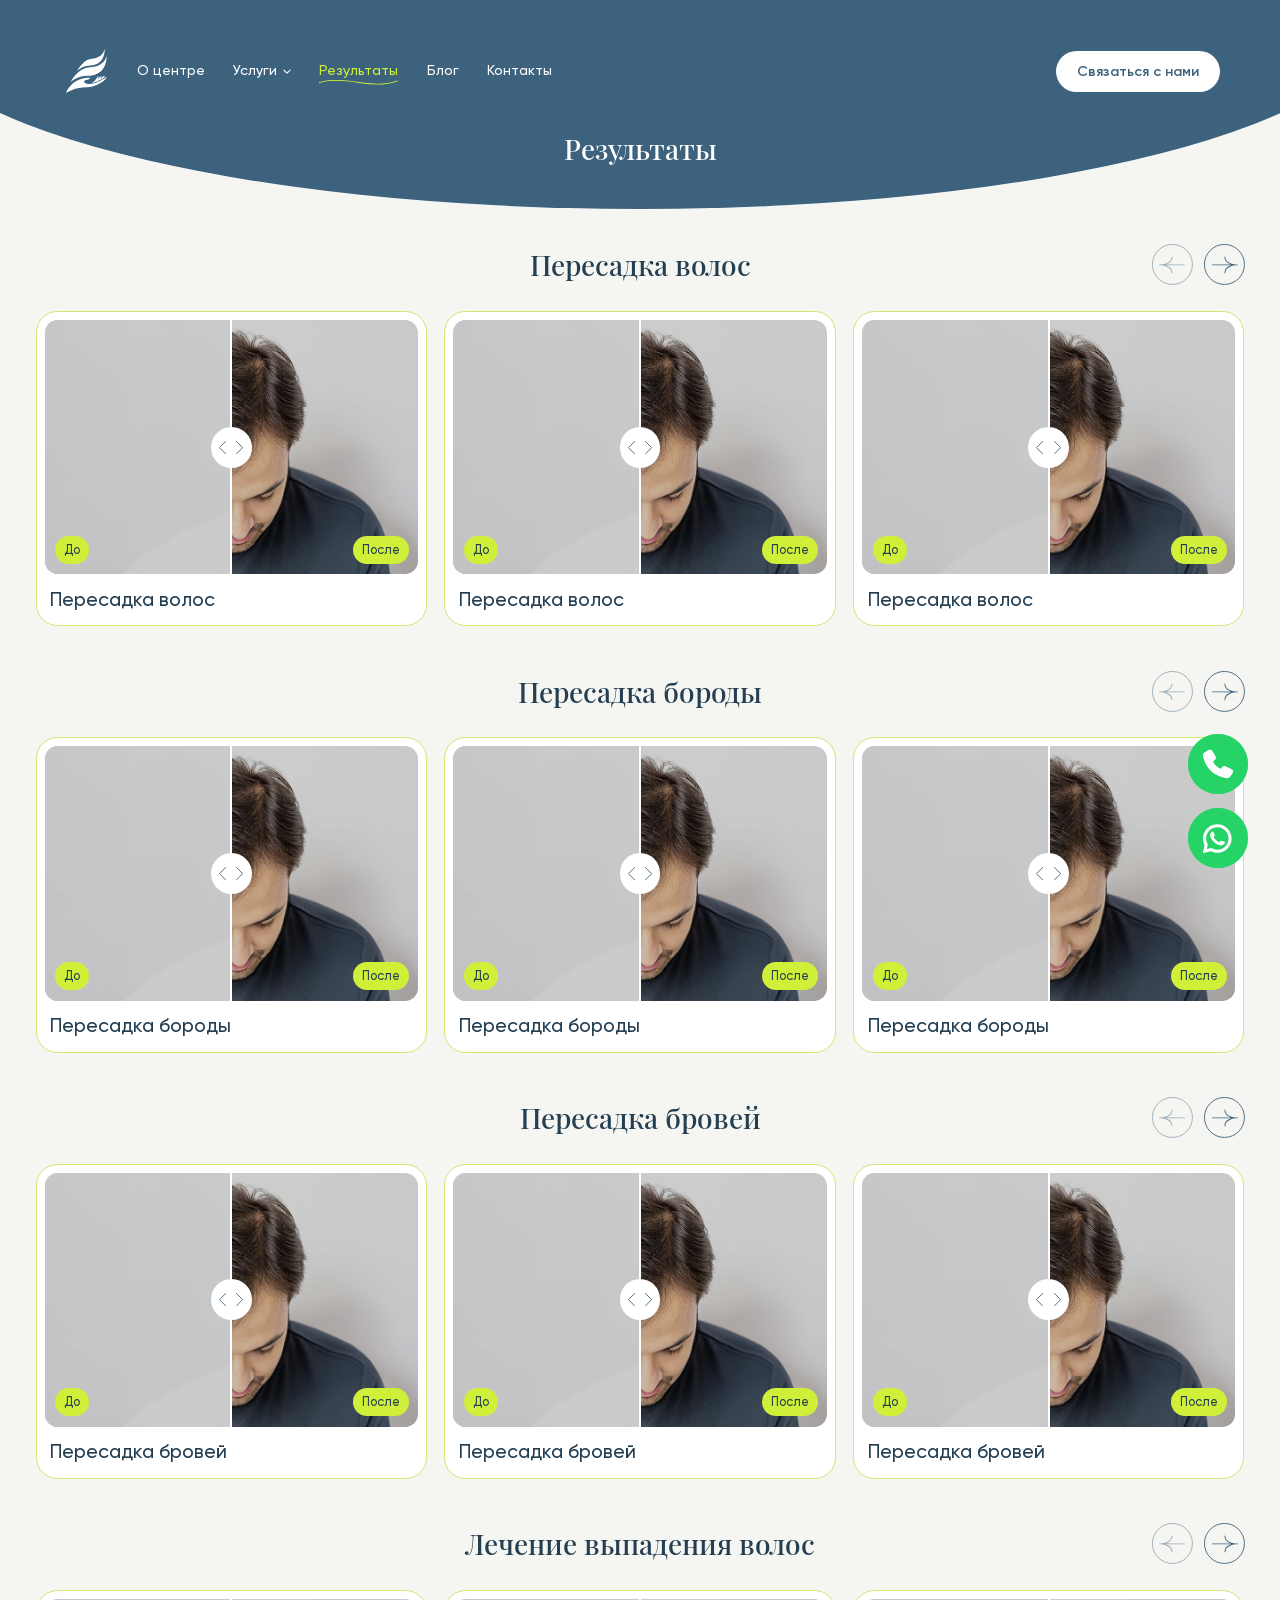
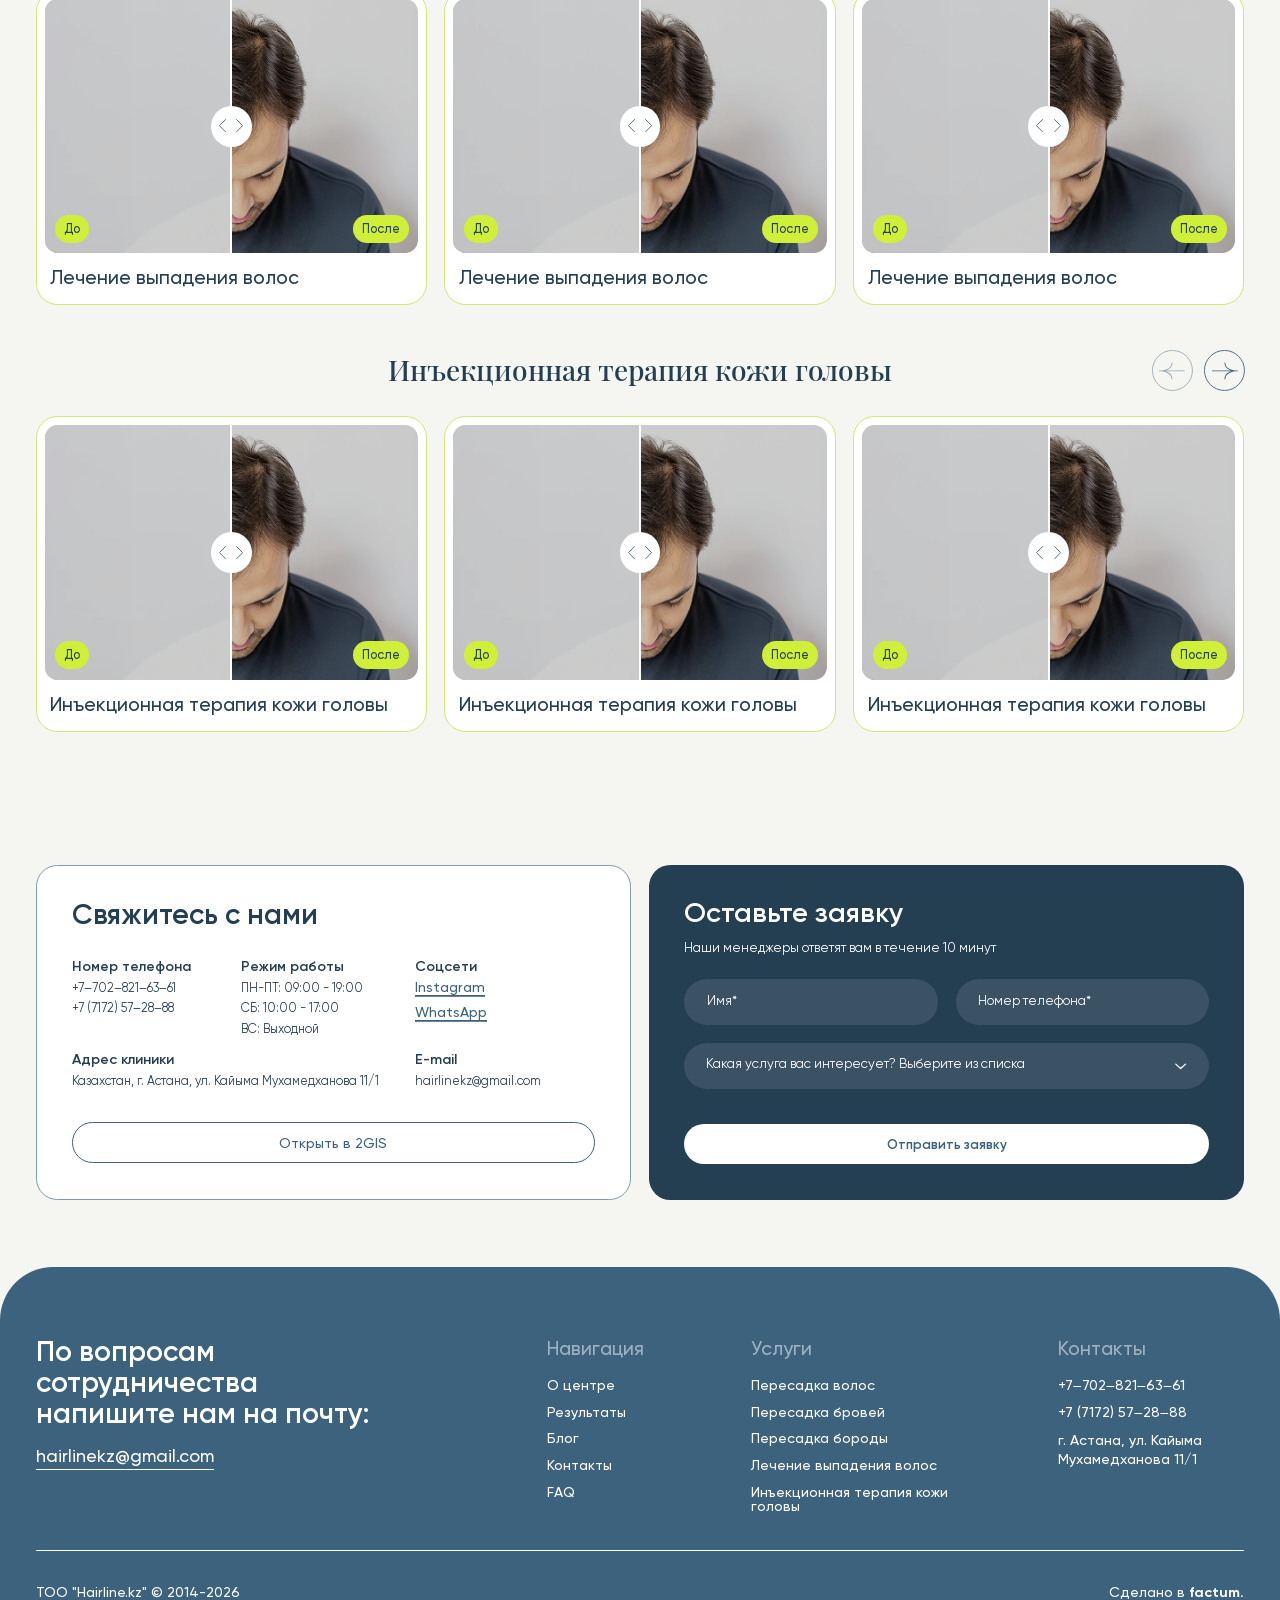
<file: results.html>
<!DOCTYPE html>
<html lang="ru">
<head>
  <meta charset="UTF-8" />
  <meta name="viewport" content="width=device-width, initial-scale=1.0" />
  <title>Результаты — Hairline</title>
  <meta name="description" content="" />
  <link rel="icon" href="assets/favicon/Fav%20512x512.svg" type="image/svg+xml" />

  <link rel="preload" as="font" type="font/woff2" href="assets/fonts/gilroy-500.woff2" crossorigin />
  <link rel="preload" as="font" type="font/woff2" href="assets/fonts/playfair-var.woff2" crossorigin />

  <link rel="stylesheet" href="src/styles/main.css?v=108" />
</head>
<body class="page--hero page-results">

  <header class="header" data-header>
    <div class="container">
      <div class="header__pill">

        <a class="header__logo" href="index.html" aria-label="Hairline — на главную">
          <img src="assets/images/logoHeader.svg" alt="Hairline" width="46" height="50" />
        </a>

        <nav class="nav" aria-label="Основная навигация" data-nav>
          <a class="nav__link link-line" href="about.html">О центре</a>

          <div class="nav__item" data-nav-drop>
            <a class="nav__link link-line" href="services.html" aria-haspopup="true" aria-expanded="false">
              Услуги
              <svg class="nav__chevron" viewBox="0 0 9 10" fill="none" aria-hidden="true">
                <path d="M1 3.5L4.5 7L8 3.5" stroke="currentColor" stroke-width="1.2"
                      stroke-linecap="round" stroke-linejoin="round" />
              </svg>
            </a>

            <div class="nav__drop">
              <div class="nav__drop-inner">
                <a href="services/hair.html">Пересадка волос</a>
                <a href="services/brows.html">Пересадка бровей</a>
                <a href="services/beard.html">Пересадка бороды</a>
                <a href="services/injections.html">Инъекционная терапия кожи головы</a>
                <a href="services/hair-loss.html">Лечение выпадения волос</a>
              </div>
            </div>
          </div>

          <a class="nav__link link-line is-active" href="results.html" aria-current="page">Результаты</a>
          <a class="nav__link link-line" href="blog.html">Блог</a>
          <a class="nav__link link-line" href="contacts.html">Контакты</a>

          <div class="nav__socials" aria-label="Социальные сети">
            <a href="#" target="_blank" rel="noopener" aria-label="Instagram">
              <img src="assets/images/insta.svg" alt="" width="25" height="25" loading="lazy" />
            </a>
            <a href="#" target="_blank" rel="noopener" aria-label="WhatsApp">
              <img src="assets/images/wpp.svg" alt="" width="25" height="25" loading="lazy" />
            </a>
          </div>
        </nav>

        <button class="btn header__cta" type="button" data-modal-open="modal-contact">Связаться с нами</button>
        <button class="header__burger" type="button" aria-label="Открыть меню" aria-expanded="false" data-menu-toggle>
          <span aria-hidden="true"></span>
          <span aria-hidden="true"></span>
          <span aria-hidden="true"></span>
        </button>

      </div>
    </div>
  </header>

  <dialog class="modal" id="modal-contact" aria-labelledby="modal-contact-title">
    <button class="modal__close" type="button" aria-label="Закрыть" data-modal-close>
      <svg viewBox="0 0 15 15" fill="none" aria-hidden="true">
        <path d="M1 1L14 14M14 1L1 14" stroke="currentColor" stroke-width="1.5"
              stroke-linecap="round" />
      </svg>
    </button>

    <div class="modal__head">
      <h2 id="modal-contact-title">Начните путь к здоровым и<br />густым волосам уже сегодня!</h2>
      <p>Наши менеджеры ответят вам в течение 10 минут</p>
    </div>

    <form action="#" method="post">
      <div class="modal__fields">
        <div class="field">
                  <input id="modal-name" type="text" name="name" placeholder=" " required />
                  <label for="modal-name">Имя*</label>
                  <span class="field__icon" aria-hidden="true"></span>
                </div>
        <div class="field">
                  <input id="modal-phone" type="tel" name="phone" placeholder=" " required />
                  <label for="modal-phone">Номер телефона*</label>
                  <span class="field__icon" aria-hidden="true"></span>
                </div>
      </div>
      <button class="btn btn--outline btn--block" type="submit">Отправить заявку</button>
    </form>
  </dialog>

  <main>

    <section class="page-hero">
      <div class="page-hero__dome" aria-hidden="true"></div>
      <h1>Результаты</h1>
    </section>

    <div class="results-page">

    <section class="results-cat container">
      <div class="results-cat__head">
        <h2>Пересадка волос</h2>
        <div class="results-cat__arrows">
          <button class="arrow-btn arrow-btn--prev" type="button" aria-label="Предыдущие результаты" data-slider-prev>
            <svg viewBox="0 0 46 46" fill="none" aria-hidden="true">
              <rect x="0.5" y="0.5" width="45" height="45" rx="22.5" stroke="currentColor" />
              <path fill="currentColor" d="M22.5 14C22.2239 14 22 14.2239 22 14.5C22 17.8273 19.8634 19.9392 17.04 21.2461C14.2092 22.5564 10.7867 23 8.5 23C8.46557 23 8.43188 23.0031 8.39941 23.0098C8.33438 23.0231 8.27386 23.0491 8.2207 23.085C8.16722 23.121 8.12103 23.1672 8.08496 23.2207C8.04914 23.2739 8.02304 23.3344 8.00977 23.3994C8.00314 23.4319 8 23.4656 8 23.5C8 23.5344 8.00314 23.5681 8.00977 23.6006C8.02304 23.6656 8.04912 23.7261 8.08496 23.7793C8.12103 23.8328 8.16722 23.879 8.2207 23.915C8.27386 23.9509 8.3344 23.977 8.39941 23.9902C8.43188 23.9969 8.46557 24 8.5 24C10.7867 24 14.2092 24.4436 17.04 25.7539C19.8634 27.0608 22 29.1727 22 32.5C22 32.7761 22.2239 33 22.5 33C22.7761 33 23 32.7761 23 32.5C23 28.6274 20.4698 26.2398 17.46 24.8467C16.7374 24.5122 15.9812 24.233 15.2168 24H36.5C36.7761 23.9999 36.9999 23.7761 37 23.5C36.9999 23.2239 36.7761 23.0001 36.5 23H15.2168C15.9812 22.767 16.7374 22.4878 17.46 22.1533C20.4698 20.7602 23 18.3726 23 14.5C23 14.2239 22.7761 14 22.5 14Z" />
            </svg>
          </button>
          <button class="arrow-btn arrow-btn--next" type="button" aria-label="Следующие результаты" data-slider-next>
            <svg viewBox="0 0 46 46" fill="none" aria-hidden="true">
              <rect x="0.5" y="0.5" width="45" height="45" rx="22.5" stroke="currentColor" />
              <path fill="currentColor" d="M22.5 14C22.2239 14 22 14.2239 22 14.5C22 17.8273 19.8634 19.9392 17.04 21.2461C14.2092 22.5564 10.7867 23 8.5 23C8.46557 23 8.43188 23.0031 8.39941 23.0098C8.33438 23.0231 8.27386 23.0491 8.2207 23.085C8.16722 23.121 8.12103 23.1672 8.08496 23.2207C8.04914 23.2739 8.02304 23.3344 8.00977 23.3994C8.00314 23.4319 8 23.4656 8 23.5C8 23.5344 8.00314 23.5681 8.00977 23.6006C8.02304 23.6656 8.04912 23.7261 8.08496 23.7793C8.12103 23.8328 8.16722 23.879 8.2207 23.915C8.27386 23.9509 8.3344 23.977 8.39941 23.9902C8.43188 23.9969 8.46557 24 8.5 24C10.7867 24 14.2092 24.4436 17.04 25.7539C19.8634 27.0608 22 29.1727 22 32.5C22 32.7761 22.2239 33 22.5 33C22.7761 33 23 32.7761 23 32.5C23 28.6274 20.4698 26.2398 17.46 24.8467C16.7374 24.5122 15.9812 24.233 15.2168 24H36.5C36.7761 23.9999 36.9999 23.7761 37 23.5C36.9999 23.2239 36.7761 23.0001 36.5 23H15.2168C15.9812 22.767 16.7374 22.4878 17.46 22.1533C20.4698 20.7602 23 18.3726 23 14.5C23 14.2239 22.7761 14 22.5 14Z" />
            </svg>
          </button>
        </div>
      </div>
      <ul class="results-cat__track" data-slider-track>
          <li class="result-card">
            <div class="result-card__compare" data-compare>
              <img class="result-card__img" src="assets/images/after.png" alt="После — Пересадка волос" width="420" height="286" loading="lazy" />
              <span class="result-card__badge result-card__badge--after">После</span>

              <div class="result-card__before" data-compare-before>
                <img class="result-card__img" src="assets/images/before.png" alt="До — Пересадка волос" width="420" height="286" loading="lazy" />
                <span class="result-card__badge result-card__badge--before">До</span>
              </div>

              <div class="result-card__handle" data-compare-handle aria-hidden="true">
                <span class="result-card__knob">
                  <svg viewBox="0 0 8 15" fill="none"><path d="M7.5 0.5L0.5 7.5L7.5 14.5" stroke="#3D627D" stroke-linecap="round" stroke-linejoin="round" /></svg>
                  <svg viewBox="0 0 8 15" fill="none"><path d="M7.5 0.5L0.5 7.5L7.5 14.5" stroke="#3D627D" stroke-linecap="round" stroke-linejoin="round" /></svg>
                </span>
              </div>

              <input class="result-card__range" type="range" min="0" max="100" value="50" step="1"
                     aria-label="Сравнить до и после" data-compare-range />
            </div>
            <h3>Пересадка волос</h3>
          </li>
          <li class="result-card">
            <div class="result-card__compare" data-compare>
              <img class="result-card__img" src="assets/images/after.png" alt="После — Пересадка волос" width="420" height="286" loading="lazy" />
              <span class="result-card__badge result-card__badge--after">После</span>

              <div class="result-card__before" data-compare-before>
                <img class="result-card__img" src="assets/images/before.png" alt="До — Пересадка волос" width="420" height="286" loading="lazy" />
                <span class="result-card__badge result-card__badge--before">До</span>
              </div>

              <div class="result-card__handle" data-compare-handle aria-hidden="true">
                <span class="result-card__knob">
                  <svg viewBox="0 0 8 15" fill="none"><path d="M7.5 0.5L0.5 7.5L7.5 14.5" stroke="#3D627D" stroke-linecap="round" stroke-linejoin="round" /></svg>
                  <svg viewBox="0 0 8 15" fill="none"><path d="M7.5 0.5L0.5 7.5L7.5 14.5" stroke="#3D627D" stroke-linecap="round" stroke-linejoin="round" /></svg>
                </span>
              </div>

              <input class="result-card__range" type="range" min="0" max="100" value="50" step="1"
                     aria-label="Сравнить до и после" data-compare-range />
            </div>
            <h3>Пересадка волос</h3>
          </li>
          <li class="result-card">
            <div class="result-card__compare" data-compare>
              <img class="result-card__img" src="assets/images/after.png" alt="После — Пересадка волос" width="420" height="286" loading="lazy" />
              <span class="result-card__badge result-card__badge--after">После</span>

              <div class="result-card__before" data-compare-before>
                <img class="result-card__img" src="assets/images/before.png" alt="До — Пересадка волос" width="420" height="286" loading="lazy" />
                <span class="result-card__badge result-card__badge--before">До</span>
              </div>

              <div class="result-card__handle" data-compare-handle aria-hidden="true">
                <span class="result-card__knob">
                  <svg viewBox="0 0 8 15" fill="none"><path d="M7.5 0.5L0.5 7.5L7.5 14.5" stroke="#3D627D" stroke-linecap="round" stroke-linejoin="round" /></svg>
                  <svg viewBox="0 0 8 15" fill="none"><path d="M7.5 0.5L0.5 7.5L7.5 14.5" stroke="#3D627D" stroke-linecap="round" stroke-linejoin="round" /></svg>
                </span>
              </div>

              <input class="result-card__range" type="range" min="0" max="100" value="50" step="1"
                     aria-label="Сравнить до и после" data-compare-range />
            </div>
            <h3>Пересадка волос</h3>
          </li>
          <li class="result-card">
            <div class="result-card__compare" data-compare>
              <img class="result-card__img" src="assets/images/after.png" alt="После — Пересадка волос" width="420" height="286" loading="lazy" />
              <span class="result-card__badge result-card__badge--after">После</span>

              <div class="result-card__before" data-compare-before>
                <img class="result-card__img" src="assets/images/before.png" alt="До — Пересадка волос" width="420" height="286" loading="lazy" />
                <span class="result-card__badge result-card__badge--before">До</span>
              </div>

              <div class="result-card__handle" data-compare-handle aria-hidden="true">
                <span class="result-card__knob">
                  <svg viewBox="0 0 8 15" fill="none"><path d="M7.5 0.5L0.5 7.5L7.5 14.5" stroke="#3D627D" stroke-linecap="round" stroke-linejoin="round" /></svg>
                  <svg viewBox="0 0 8 15" fill="none"><path d="M7.5 0.5L0.5 7.5L7.5 14.5" stroke="#3D627D" stroke-linecap="round" stroke-linejoin="round" /></svg>
                </span>
              </div>

              <input class="result-card__range" type="range" min="0" max="100" value="50" step="1"
                     aria-label="Сравнить до и после" data-compare-range />
            </div>
            <h3>Пересадка волос</h3>
          </li>
      </ul>
    </section>

    <section class="results-cat container">
      <div class="results-cat__head">
        <h2>Пересадка бороды</h2>
        <div class="results-cat__arrows">
          <button class="arrow-btn arrow-btn--prev" type="button" aria-label="Предыдущие результаты" data-slider-prev>
            <svg viewBox="0 0 46 46" fill="none" aria-hidden="true">
              <rect x="0.5" y="0.5" width="45" height="45" rx="22.5" stroke="currentColor" />
              <path fill="currentColor" d="M22.5 14C22.2239 14 22 14.2239 22 14.5C22 17.8273 19.8634 19.9392 17.04 21.2461C14.2092 22.5564 10.7867 23 8.5 23C8.46557 23 8.43188 23.0031 8.39941 23.0098C8.33438 23.0231 8.27386 23.0491 8.2207 23.085C8.16722 23.121 8.12103 23.1672 8.08496 23.2207C8.04914 23.2739 8.02304 23.3344 8.00977 23.3994C8.00314 23.4319 8 23.4656 8 23.5C8 23.5344 8.00314 23.5681 8.00977 23.6006C8.02304 23.6656 8.04912 23.7261 8.08496 23.7793C8.12103 23.8328 8.16722 23.879 8.2207 23.915C8.27386 23.9509 8.3344 23.977 8.39941 23.9902C8.43188 23.9969 8.46557 24 8.5 24C10.7867 24 14.2092 24.4436 17.04 25.7539C19.8634 27.0608 22 29.1727 22 32.5C22 32.7761 22.2239 33 22.5 33C22.7761 33 23 32.7761 23 32.5C23 28.6274 20.4698 26.2398 17.46 24.8467C16.7374 24.5122 15.9812 24.233 15.2168 24H36.5C36.7761 23.9999 36.9999 23.7761 37 23.5C36.9999 23.2239 36.7761 23.0001 36.5 23H15.2168C15.9812 22.767 16.7374 22.4878 17.46 22.1533C20.4698 20.7602 23 18.3726 23 14.5C23 14.2239 22.7761 14 22.5 14Z" />
            </svg>
          </button>
          <button class="arrow-btn arrow-btn--next" type="button" aria-label="Следующие результаты" data-slider-next>
            <svg viewBox="0 0 46 46" fill="none" aria-hidden="true">
              <rect x="0.5" y="0.5" width="45" height="45" rx="22.5" stroke="currentColor" />
              <path fill="currentColor" d="M22.5 14C22.2239 14 22 14.2239 22 14.5C22 17.8273 19.8634 19.9392 17.04 21.2461C14.2092 22.5564 10.7867 23 8.5 23C8.46557 23 8.43188 23.0031 8.39941 23.0098C8.33438 23.0231 8.27386 23.0491 8.2207 23.085C8.16722 23.121 8.12103 23.1672 8.08496 23.2207C8.04914 23.2739 8.02304 23.3344 8.00977 23.3994C8.00314 23.4319 8 23.4656 8 23.5C8 23.5344 8.00314 23.5681 8.00977 23.6006C8.02304 23.6656 8.04912 23.7261 8.08496 23.7793C8.12103 23.8328 8.16722 23.879 8.2207 23.915C8.27386 23.9509 8.3344 23.977 8.39941 23.9902C8.43188 23.9969 8.46557 24 8.5 24C10.7867 24 14.2092 24.4436 17.04 25.7539C19.8634 27.0608 22 29.1727 22 32.5C22 32.7761 22.2239 33 22.5 33C22.7761 33 23 32.7761 23 32.5C23 28.6274 20.4698 26.2398 17.46 24.8467C16.7374 24.5122 15.9812 24.233 15.2168 24H36.5C36.7761 23.9999 36.9999 23.7761 37 23.5C36.9999 23.2239 36.7761 23.0001 36.5 23H15.2168C15.9812 22.767 16.7374 22.4878 17.46 22.1533C20.4698 20.7602 23 18.3726 23 14.5C23 14.2239 22.7761 14 22.5 14Z" />
            </svg>
          </button>
        </div>
      </div>
      <ul class="results-cat__track" data-slider-track>
          <li class="result-card">
            <div class="result-card__compare" data-compare>
              <img class="result-card__img" src="assets/images/after.png" alt="После — Пересадка бороды" width="420" height="286" loading="lazy" />
              <span class="result-card__badge result-card__badge--after">После</span>

              <div class="result-card__before" data-compare-before>
                <img class="result-card__img" src="assets/images/before.png" alt="До — Пересадка бороды" width="420" height="286" loading="lazy" />
                <span class="result-card__badge result-card__badge--before">До</span>
              </div>

              <div class="result-card__handle" data-compare-handle aria-hidden="true">
                <span class="result-card__knob">
                  <svg viewBox="0 0 8 15" fill="none"><path d="M7.5 0.5L0.5 7.5L7.5 14.5" stroke="#3D627D" stroke-linecap="round" stroke-linejoin="round" /></svg>
                  <svg viewBox="0 0 8 15" fill="none"><path d="M7.5 0.5L0.5 7.5L7.5 14.5" stroke="#3D627D" stroke-linecap="round" stroke-linejoin="round" /></svg>
                </span>
              </div>

              <input class="result-card__range" type="range" min="0" max="100" value="50" step="1"
                     aria-label="Сравнить до и после" data-compare-range />
            </div>
            <h3>Пересадка бороды</h3>
          </li>
          <li class="result-card">
            <div class="result-card__compare" data-compare>
              <img class="result-card__img" src="assets/images/after.png" alt="После — Пересадка бороды" width="420" height="286" loading="lazy" />
              <span class="result-card__badge result-card__badge--after">После</span>

              <div class="result-card__before" data-compare-before>
                <img class="result-card__img" src="assets/images/before.png" alt="До — Пересадка бороды" width="420" height="286" loading="lazy" />
                <span class="result-card__badge result-card__badge--before">До</span>
              </div>

              <div class="result-card__handle" data-compare-handle aria-hidden="true">
                <span class="result-card__knob">
                  <svg viewBox="0 0 8 15" fill="none"><path d="M7.5 0.5L0.5 7.5L7.5 14.5" stroke="#3D627D" stroke-linecap="round" stroke-linejoin="round" /></svg>
                  <svg viewBox="0 0 8 15" fill="none"><path d="M7.5 0.5L0.5 7.5L7.5 14.5" stroke="#3D627D" stroke-linecap="round" stroke-linejoin="round" /></svg>
                </span>
              </div>

              <input class="result-card__range" type="range" min="0" max="100" value="50" step="1"
                     aria-label="Сравнить до и после" data-compare-range />
            </div>
            <h3>Пересадка бороды</h3>
          </li>
          <li class="result-card">
            <div class="result-card__compare" data-compare>
              <img class="result-card__img" src="assets/images/after.png" alt="После — Пересадка бороды" width="420" height="286" loading="lazy" />
              <span class="result-card__badge result-card__badge--after">После</span>

              <div class="result-card__before" data-compare-before>
                <img class="result-card__img" src="assets/images/before.png" alt="До — Пересадка бороды" width="420" height="286" loading="lazy" />
                <span class="result-card__badge result-card__badge--before">До</span>
              </div>

              <div class="result-card__handle" data-compare-handle aria-hidden="true">
                <span class="result-card__knob">
                  <svg viewBox="0 0 8 15" fill="none"><path d="M7.5 0.5L0.5 7.5L7.5 14.5" stroke="#3D627D" stroke-linecap="round" stroke-linejoin="round" /></svg>
                  <svg viewBox="0 0 8 15" fill="none"><path d="M7.5 0.5L0.5 7.5L7.5 14.5" stroke="#3D627D" stroke-linecap="round" stroke-linejoin="round" /></svg>
                </span>
              </div>

              <input class="result-card__range" type="range" min="0" max="100" value="50" step="1"
                     aria-label="Сравнить до и после" data-compare-range />
            </div>
            <h3>Пересадка бороды</h3>
          </li>
          <li class="result-card">
            <div class="result-card__compare" data-compare>
              <img class="result-card__img" src="assets/images/after.png" alt="После — Пересадка бороды" width="420" height="286" loading="lazy" />
              <span class="result-card__badge result-card__badge--after">После</span>

              <div class="result-card__before" data-compare-before>
                <img class="result-card__img" src="assets/images/before.png" alt="До — Пересадка бороды" width="420" height="286" loading="lazy" />
                <span class="result-card__badge result-card__badge--before">До</span>
              </div>

              <div class="result-card__handle" data-compare-handle aria-hidden="true">
                <span class="result-card__knob">
                  <svg viewBox="0 0 8 15" fill="none"><path d="M7.5 0.5L0.5 7.5L7.5 14.5" stroke="#3D627D" stroke-linecap="round" stroke-linejoin="round" /></svg>
                  <svg viewBox="0 0 8 15" fill="none"><path d="M7.5 0.5L0.5 7.5L7.5 14.5" stroke="#3D627D" stroke-linecap="round" stroke-linejoin="round" /></svg>
                </span>
              </div>

              <input class="result-card__range" type="range" min="0" max="100" value="50" step="1"
                     aria-label="Сравнить до и после" data-compare-range />
            </div>
            <h3>Пересадка бороды</h3>
          </li>
      </ul>
    </section>

    <section class="results-cat container">
      <div class="results-cat__head">
        <h2>Пересадка бровей</h2>
        <div class="results-cat__arrows">
          <button class="arrow-btn arrow-btn--prev" type="button" aria-label="Предыдущие результаты" data-slider-prev>
            <svg viewBox="0 0 46 46" fill="none" aria-hidden="true">
              <rect x="0.5" y="0.5" width="45" height="45" rx="22.5" stroke="currentColor" />
              <path fill="currentColor" d="M22.5 14C22.2239 14 22 14.2239 22 14.5C22 17.8273 19.8634 19.9392 17.04 21.2461C14.2092 22.5564 10.7867 23 8.5 23C8.46557 23 8.43188 23.0031 8.39941 23.0098C8.33438 23.0231 8.27386 23.0491 8.2207 23.085C8.16722 23.121 8.12103 23.1672 8.08496 23.2207C8.04914 23.2739 8.02304 23.3344 8.00977 23.3994C8.00314 23.4319 8 23.4656 8 23.5C8 23.5344 8.00314 23.5681 8.00977 23.6006C8.02304 23.6656 8.04912 23.7261 8.08496 23.7793C8.12103 23.8328 8.16722 23.879 8.2207 23.915C8.27386 23.9509 8.3344 23.977 8.39941 23.9902C8.43188 23.9969 8.46557 24 8.5 24C10.7867 24 14.2092 24.4436 17.04 25.7539C19.8634 27.0608 22 29.1727 22 32.5C22 32.7761 22.2239 33 22.5 33C22.7761 33 23 32.7761 23 32.5C23 28.6274 20.4698 26.2398 17.46 24.8467C16.7374 24.5122 15.9812 24.233 15.2168 24H36.5C36.7761 23.9999 36.9999 23.7761 37 23.5C36.9999 23.2239 36.7761 23.0001 36.5 23H15.2168C15.9812 22.767 16.7374 22.4878 17.46 22.1533C20.4698 20.7602 23 18.3726 23 14.5C23 14.2239 22.7761 14 22.5 14Z" />
            </svg>
          </button>
          <button class="arrow-btn arrow-btn--next" type="button" aria-label="Следующие результаты" data-slider-next>
            <svg viewBox="0 0 46 46" fill="none" aria-hidden="true">
              <rect x="0.5" y="0.5" width="45" height="45" rx="22.5" stroke="currentColor" />
              <path fill="currentColor" d="M22.5 14C22.2239 14 22 14.2239 22 14.5C22 17.8273 19.8634 19.9392 17.04 21.2461C14.2092 22.5564 10.7867 23 8.5 23C8.46557 23 8.43188 23.0031 8.39941 23.0098C8.33438 23.0231 8.27386 23.0491 8.2207 23.085C8.16722 23.121 8.12103 23.1672 8.08496 23.2207C8.04914 23.2739 8.02304 23.3344 8.00977 23.3994C8.00314 23.4319 8 23.4656 8 23.5C8 23.5344 8.00314 23.5681 8.00977 23.6006C8.02304 23.6656 8.04912 23.7261 8.08496 23.7793C8.12103 23.8328 8.16722 23.879 8.2207 23.915C8.27386 23.9509 8.3344 23.977 8.39941 23.9902C8.43188 23.9969 8.46557 24 8.5 24C10.7867 24 14.2092 24.4436 17.04 25.7539C19.8634 27.0608 22 29.1727 22 32.5C22 32.7761 22.2239 33 22.5 33C22.7761 33 23 32.7761 23 32.5C23 28.6274 20.4698 26.2398 17.46 24.8467C16.7374 24.5122 15.9812 24.233 15.2168 24H36.5C36.7761 23.9999 36.9999 23.7761 37 23.5C36.9999 23.2239 36.7761 23.0001 36.5 23H15.2168C15.9812 22.767 16.7374 22.4878 17.46 22.1533C20.4698 20.7602 23 18.3726 23 14.5C23 14.2239 22.7761 14 22.5 14Z" />
            </svg>
          </button>
        </div>
      </div>
      <ul class="results-cat__track" data-slider-track>
          <li class="result-card">
            <div class="result-card__compare" data-compare>
              <img class="result-card__img" src="assets/images/after.png" alt="После — Пересадка бровей" width="420" height="286" loading="lazy" />
              <span class="result-card__badge result-card__badge--after">После</span>

              <div class="result-card__before" data-compare-before>
                <img class="result-card__img" src="assets/images/before.png" alt="До — Пересадка бровей" width="420" height="286" loading="lazy" />
                <span class="result-card__badge result-card__badge--before">До</span>
              </div>

              <div class="result-card__handle" data-compare-handle aria-hidden="true">
                <span class="result-card__knob">
                  <svg viewBox="0 0 8 15" fill="none"><path d="M7.5 0.5L0.5 7.5L7.5 14.5" stroke="#3D627D" stroke-linecap="round" stroke-linejoin="round" /></svg>
                  <svg viewBox="0 0 8 15" fill="none"><path d="M7.5 0.5L0.5 7.5L7.5 14.5" stroke="#3D627D" stroke-linecap="round" stroke-linejoin="round" /></svg>
                </span>
              </div>

              <input class="result-card__range" type="range" min="0" max="100" value="50" step="1"
                     aria-label="Сравнить до и после" data-compare-range />
            </div>
            <h3>Пересадка бровей</h3>
          </li>
          <li class="result-card">
            <div class="result-card__compare" data-compare>
              <img class="result-card__img" src="assets/images/after.png" alt="После — Пересадка бровей" width="420" height="286" loading="lazy" />
              <span class="result-card__badge result-card__badge--after">После</span>

              <div class="result-card__before" data-compare-before>
                <img class="result-card__img" src="assets/images/before.png" alt="До — Пересадка бровей" width="420" height="286" loading="lazy" />
                <span class="result-card__badge result-card__badge--before">До</span>
              </div>

              <div class="result-card__handle" data-compare-handle aria-hidden="true">
                <span class="result-card__knob">
                  <svg viewBox="0 0 8 15" fill="none"><path d="M7.5 0.5L0.5 7.5L7.5 14.5" stroke="#3D627D" stroke-linecap="round" stroke-linejoin="round" /></svg>
                  <svg viewBox="0 0 8 15" fill="none"><path d="M7.5 0.5L0.5 7.5L7.5 14.5" stroke="#3D627D" stroke-linecap="round" stroke-linejoin="round" /></svg>
                </span>
              </div>

              <input class="result-card__range" type="range" min="0" max="100" value="50" step="1"
                     aria-label="Сравнить до и после" data-compare-range />
            </div>
            <h3>Пересадка бровей</h3>
          </li>
          <li class="result-card">
            <div class="result-card__compare" data-compare>
              <img class="result-card__img" src="assets/images/after.png" alt="После — Пересадка бровей" width="420" height="286" loading="lazy" />
              <span class="result-card__badge result-card__badge--after">После</span>

              <div class="result-card__before" data-compare-before>
                <img class="result-card__img" src="assets/images/before.png" alt="До — Пересадка бровей" width="420" height="286" loading="lazy" />
                <span class="result-card__badge result-card__badge--before">До</span>
              </div>

              <div class="result-card__handle" data-compare-handle aria-hidden="true">
                <span class="result-card__knob">
                  <svg viewBox="0 0 8 15" fill="none"><path d="M7.5 0.5L0.5 7.5L7.5 14.5" stroke="#3D627D" stroke-linecap="round" stroke-linejoin="round" /></svg>
                  <svg viewBox="0 0 8 15" fill="none"><path d="M7.5 0.5L0.5 7.5L7.5 14.5" stroke="#3D627D" stroke-linecap="round" stroke-linejoin="round" /></svg>
                </span>
              </div>

              <input class="result-card__range" type="range" min="0" max="100" value="50" step="1"
                     aria-label="Сравнить до и после" data-compare-range />
            </div>
            <h3>Пересадка бровей</h3>
          </li>
          <li class="result-card">
            <div class="result-card__compare" data-compare>
              <img class="result-card__img" src="assets/images/after.png" alt="После — Пересадка бровей" width="420" height="286" loading="lazy" />
              <span class="result-card__badge result-card__badge--after">После</span>

              <div class="result-card__before" data-compare-before>
                <img class="result-card__img" src="assets/images/before.png" alt="До — Пересадка бровей" width="420" height="286" loading="lazy" />
                <span class="result-card__badge result-card__badge--before">До</span>
              </div>

              <div class="result-card__handle" data-compare-handle aria-hidden="true">
                <span class="result-card__knob">
                  <svg viewBox="0 0 8 15" fill="none"><path d="M7.5 0.5L0.5 7.5L7.5 14.5" stroke="#3D627D" stroke-linecap="round" stroke-linejoin="round" /></svg>
                  <svg viewBox="0 0 8 15" fill="none"><path d="M7.5 0.5L0.5 7.5L7.5 14.5" stroke="#3D627D" stroke-linecap="round" stroke-linejoin="round" /></svg>
                </span>
              </div>

              <input class="result-card__range" type="range" min="0" max="100" value="50" step="1"
                     aria-label="Сравнить до и после" data-compare-range />
            </div>
            <h3>Пересадка бровей</h3>
          </li>
      </ul>
    </section>

    <section class="results-cat container">
      <div class="results-cat__head">
        <h2>Лечение выпадения волос</h2>
        <div class="results-cat__arrows">
          <button class="arrow-btn arrow-btn--prev" type="button" aria-label="Предыдущие результаты" data-slider-prev>
            <svg viewBox="0 0 46 46" fill="none" aria-hidden="true">
              <rect x="0.5" y="0.5" width="45" height="45" rx="22.5" stroke="currentColor" />
              <path fill="currentColor" d="M22.5 14C22.2239 14 22 14.2239 22 14.5C22 17.8273 19.8634 19.9392 17.04 21.2461C14.2092 22.5564 10.7867 23 8.5 23C8.46557 23 8.43188 23.0031 8.39941 23.0098C8.33438 23.0231 8.27386 23.0491 8.2207 23.085C8.16722 23.121 8.12103 23.1672 8.08496 23.2207C8.04914 23.2739 8.02304 23.3344 8.00977 23.3994C8.00314 23.4319 8 23.4656 8 23.5C8 23.5344 8.00314 23.5681 8.00977 23.6006C8.02304 23.6656 8.04912 23.7261 8.08496 23.7793C8.12103 23.8328 8.16722 23.879 8.2207 23.915C8.27386 23.9509 8.3344 23.977 8.39941 23.9902C8.43188 23.9969 8.46557 24 8.5 24C10.7867 24 14.2092 24.4436 17.04 25.7539C19.8634 27.0608 22 29.1727 22 32.5C22 32.7761 22.2239 33 22.5 33C22.7761 33 23 32.7761 23 32.5C23 28.6274 20.4698 26.2398 17.46 24.8467C16.7374 24.5122 15.9812 24.233 15.2168 24H36.5C36.7761 23.9999 36.9999 23.7761 37 23.5C36.9999 23.2239 36.7761 23.0001 36.5 23H15.2168C15.9812 22.767 16.7374 22.4878 17.46 22.1533C20.4698 20.7602 23 18.3726 23 14.5C23 14.2239 22.7761 14 22.5 14Z" />
            </svg>
          </button>
          <button class="arrow-btn arrow-btn--next" type="button" aria-label="Следующие результаты" data-slider-next>
            <svg viewBox="0 0 46 46" fill="none" aria-hidden="true">
              <rect x="0.5" y="0.5" width="45" height="45" rx="22.5" stroke="currentColor" />
              <path fill="currentColor" d="M22.5 14C22.2239 14 22 14.2239 22 14.5C22 17.8273 19.8634 19.9392 17.04 21.2461C14.2092 22.5564 10.7867 23 8.5 23C8.46557 23 8.43188 23.0031 8.39941 23.0098C8.33438 23.0231 8.27386 23.0491 8.2207 23.085C8.16722 23.121 8.12103 23.1672 8.08496 23.2207C8.04914 23.2739 8.02304 23.3344 8.00977 23.3994C8.00314 23.4319 8 23.4656 8 23.5C8 23.5344 8.00314 23.5681 8.00977 23.6006C8.02304 23.6656 8.04912 23.7261 8.08496 23.7793C8.12103 23.8328 8.16722 23.879 8.2207 23.915C8.27386 23.9509 8.3344 23.977 8.39941 23.9902C8.43188 23.9969 8.46557 24 8.5 24C10.7867 24 14.2092 24.4436 17.04 25.7539C19.8634 27.0608 22 29.1727 22 32.5C22 32.7761 22.2239 33 22.5 33C22.7761 33 23 32.7761 23 32.5C23 28.6274 20.4698 26.2398 17.46 24.8467C16.7374 24.5122 15.9812 24.233 15.2168 24H36.5C36.7761 23.9999 36.9999 23.7761 37 23.5C36.9999 23.2239 36.7761 23.0001 36.5 23H15.2168C15.9812 22.767 16.7374 22.4878 17.46 22.1533C20.4698 20.7602 23 18.3726 23 14.5C23 14.2239 22.7761 14 22.5 14Z" />
            </svg>
          </button>
        </div>
      </div>
      <ul class="results-cat__track" data-slider-track>
          <li class="result-card">
            <div class="result-card__compare" data-compare>
              <img class="result-card__img" src="assets/images/after.png" alt="После — Лечение выпадения волос" width="420" height="286" loading="lazy" />
              <span class="result-card__badge result-card__badge--after">После</span>

              <div class="result-card__before" data-compare-before>
                <img class="result-card__img" src="assets/images/before.png" alt="До — Лечение выпадения волос" width="420" height="286" loading="lazy" />
                <span class="result-card__badge result-card__badge--before">До</span>
              </div>

              <div class="result-card__handle" data-compare-handle aria-hidden="true">
                <span class="result-card__knob">
                  <svg viewBox="0 0 8 15" fill="none"><path d="M7.5 0.5L0.5 7.5L7.5 14.5" stroke="#3D627D" stroke-linecap="round" stroke-linejoin="round" /></svg>
                  <svg viewBox="0 0 8 15" fill="none"><path d="M7.5 0.5L0.5 7.5L7.5 14.5" stroke="#3D627D" stroke-linecap="round" stroke-linejoin="round" /></svg>
                </span>
              </div>

              <input class="result-card__range" type="range" min="0" max="100" value="50" step="1"
                     aria-label="Сравнить до и после" data-compare-range />
            </div>
            <h3>Лечение выпадения волос</h3>
          </li>
          <li class="result-card">
            <div class="result-card__compare" data-compare>
              <img class="result-card__img" src="assets/images/after.png" alt="После — Лечение выпадения волос" width="420" height="286" loading="lazy" />
              <span class="result-card__badge result-card__badge--after">После</span>

              <div class="result-card__before" data-compare-before>
                <img class="result-card__img" src="assets/images/before.png" alt="До — Лечение выпадения волос" width="420" height="286" loading="lazy" />
                <span class="result-card__badge result-card__badge--before">До</span>
              </div>

              <div class="result-card__handle" data-compare-handle aria-hidden="true">
                <span class="result-card__knob">
                  <svg viewBox="0 0 8 15" fill="none"><path d="M7.5 0.5L0.5 7.5L7.5 14.5" stroke="#3D627D" stroke-linecap="round" stroke-linejoin="round" /></svg>
                  <svg viewBox="0 0 8 15" fill="none"><path d="M7.5 0.5L0.5 7.5L7.5 14.5" stroke="#3D627D" stroke-linecap="round" stroke-linejoin="round" /></svg>
                </span>
              </div>

              <input class="result-card__range" type="range" min="0" max="100" value="50" step="1"
                     aria-label="Сравнить до и после" data-compare-range />
            </div>
            <h3>Лечение выпадения волос</h3>
          </li>
          <li class="result-card">
            <div class="result-card__compare" data-compare>
              <img class="result-card__img" src="assets/images/after.png" alt="После — Лечение выпадения волос" width="420" height="286" loading="lazy" />
              <span class="result-card__badge result-card__badge--after">После</span>

              <div class="result-card__before" data-compare-before>
                <img class="result-card__img" src="assets/images/before.png" alt="До — Лечение выпадения волос" width="420" height="286" loading="lazy" />
                <span class="result-card__badge result-card__badge--before">До</span>
              </div>

              <div class="result-card__handle" data-compare-handle aria-hidden="true">
                <span class="result-card__knob">
                  <svg viewBox="0 0 8 15" fill="none"><path d="M7.5 0.5L0.5 7.5L7.5 14.5" stroke="#3D627D" stroke-linecap="round" stroke-linejoin="round" /></svg>
                  <svg viewBox="0 0 8 15" fill="none"><path d="M7.5 0.5L0.5 7.5L7.5 14.5" stroke="#3D627D" stroke-linecap="round" stroke-linejoin="round" /></svg>
                </span>
              </div>

              <input class="result-card__range" type="range" min="0" max="100" value="50" step="1"
                     aria-label="Сравнить до и после" data-compare-range />
            </div>
            <h3>Лечение выпадения волос</h3>
          </li>
          <li class="result-card">
            <div class="result-card__compare" data-compare>
              <img class="result-card__img" src="assets/images/after.png" alt="После — Лечение выпадения волос" width="420" height="286" loading="lazy" />
              <span class="result-card__badge result-card__badge--after">После</span>

              <div class="result-card__before" data-compare-before>
                <img class="result-card__img" src="assets/images/before.png" alt="До — Лечение выпадения волос" width="420" height="286" loading="lazy" />
                <span class="result-card__badge result-card__badge--before">До</span>
              </div>

              <div class="result-card__handle" data-compare-handle aria-hidden="true">
                <span class="result-card__knob">
                  <svg viewBox="0 0 8 15" fill="none"><path d="M7.5 0.5L0.5 7.5L7.5 14.5" stroke="#3D627D" stroke-linecap="round" stroke-linejoin="round" /></svg>
                  <svg viewBox="0 0 8 15" fill="none"><path d="M7.5 0.5L0.5 7.5L7.5 14.5" stroke="#3D627D" stroke-linecap="round" stroke-linejoin="round" /></svg>
                </span>
              </div>

              <input class="result-card__range" type="range" min="0" max="100" value="50" step="1"
                     aria-label="Сравнить до и после" data-compare-range />
            </div>
            <h3>Лечение выпадения волос</h3>
          </li>
      </ul>
    </section>

    <section class="results-cat container">
      <div class="results-cat__head">
        <h2>Инъекционная терапия кожи головы</h2>
        <div class="results-cat__arrows">
          <button class="arrow-btn arrow-btn--prev" type="button" aria-label="Предыдущие результаты" data-slider-prev>
            <svg viewBox="0 0 46 46" fill="none" aria-hidden="true">
              <rect x="0.5" y="0.5" width="45" height="45" rx="22.5" stroke="currentColor" />
              <path fill="currentColor" d="M22.5 14C22.2239 14 22 14.2239 22 14.5C22 17.8273 19.8634 19.9392 17.04 21.2461C14.2092 22.5564 10.7867 23 8.5 23C8.46557 23 8.43188 23.0031 8.39941 23.0098C8.33438 23.0231 8.27386 23.0491 8.2207 23.085C8.16722 23.121 8.12103 23.1672 8.08496 23.2207C8.04914 23.2739 8.02304 23.3344 8.00977 23.3994C8.00314 23.4319 8 23.4656 8 23.5C8 23.5344 8.00314 23.5681 8.00977 23.6006C8.02304 23.6656 8.04912 23.7261 8.08496 23.7793C8.12103 23.8328 8.16722 23.879 8.2207 23.915C8.27386 23.9509 8.3344 23.977 8.39941 23.9902C8.43188 23.9969 8.46557 24 8.5 24C10.7867 24 14.2092 24.4436 17.04 25.7539C19.8634 27.0608 22 29.1727 22 32.5C22 32.7761 22.2239 33 22.5 33C22.7761 33 23 32.7761 23 32.5C23 28.6274 20.4698 26.2398 17.46 24.8467C16.7374 24.5122 15.9812 24.233 15.2168 24H36.5C36.7761 23.9999 36.9999 23.7761 37 23.5C36.9999 23.2239 36.7761 23.0001 36.5 23H15.2168C15.9812 22.767 16.7374 22.4878 17.46 22.1533C20.4698 20.7602 23 18.3726 23 14.5C23 14.2239 22.7761 14 22.5 14Z" />
            </svg>
          </button>
          <button class="arrow-btn arrow-btn--next" type="button" aria-label="Следующие результаты" data-slider-next>
            <svg viewBox="0 0 46 46" fill="none" aria-hidden="true">
              <rect x="0.5" y="0.5" width="45" height="45" rx="22.5" stroke="currentColor" />
              <path fill="currentColor" d="M22.5 14C22.2239 14 22 14.2239 22 14.5C22 17.8273 19.8634 19.9392 17.04 21.2461C14.2092 22.5564 10.7867 23 8.5 23C8.46557 23 8.43188 23.0031 8.39941 23.0098C8.33438 23.0231 8.27386 23.0491 8.2207 23.085C8.16722 23.121 8.12103 23.1672 8.08496 23.2207C8.04914 23.2739 8.02304 23.3344 8.00977 23.3994C8.00314 23.4319 8 23.4656 8 23.5C8 23.5344 8.00314 23.5681 8.00977 23.6006C8.02304 23.6656 8.04912 23.7261 8.08496 23.7793C8.12103 23.8328 8.16722 23.879 8.2207 23.915C8.27386 23.9509 8.3344 23.977 8.39941 23.9902C8.43188 23.9969 8.46557 24 8.5 24C10.7867 24 14.2092 24.4436 17.04 25.7539C19.8634 27.0608 22 29.1727 22 32.5C22 32.7761 22.2239 33 22.5 33C22.7761 33 23 32.7761 23 32.5C23 28.6274 20.4698 26.2398 17.46 24.8467C16.7374 24.5122 15.9812 24.233 15.2168 24H36.5C36.7761 23.9999 36.9999 23.7761 37 23.5C36.9999 23.2239 36.7761 23.0001 36.5 23H15.2168C15.9812 22.767 16.7374 22.4878 17.46 22.1533C20.4698 20.7602 23 18.3726 23 14.5C23 14.2239 22.7761 14 22.5 14Z" />
            </svg>
          </button>
        </div>
      </div>
      <ul class="results-cat__track" data-slider-track>
          <li class="result-card">
            <div class="result-card__compare" data-compare>
              <img class="result-card__img" src="assets/images/after.png" alt="После — Инъекционная терапия кожи головы" width="420" height="286" loading="lazy" />
              <span class="result-card__badge result-card__badge--after">После</span>

              <div class="result-card__before" data-compare-before>
                <img class="result-card__img" src="assets/images/before.png" alt="До — Инъекционная терапия кожи головы" width="420" height="286" loading="lazy" />
                <span class="result-card__badge result-card__badge--before">До</span>
              </div>

              <div class="result-card__handle" data-compare-handle aria-hidden="true">
                <span class="result-card__knob">
                  <svg viewBox="0 0 8 15" fill="none"><path d="M7.5 0.5L0.5 7.5L7.5 14.5" stroke="#3D627D" stroke-linecap="round" stroke-linejoin="round" /></svg>
                  <svg viewBox="0 0 8 15" fill="none"><path d="M7.5 0.5L0.5 7.5L7.5 14.5" stroke="#3D627D" stroke-linecap="round" stroke-linejoin="round" /></svg>
                </span>
              </div>

              <input class="result-card__range" type="range" min="0" max="100" value="50" step="1"
                     aria-label="Сравнить до и после" data-compare-range />
            </div>
            <h3>Инъекционная терапия кожи головы</h3>
          </li>
          <li class="result-card">
            <div class="result-card__compare" data-compare>
              <img class="result-card__img" src="assets/images/after.png" alt="После — Инъекционная терапия кожи головы" width="420" height="286" loading="lazy" />
              <span class="result-card__badge result-card__badge--after">После</span>

              <div class="result-card__before" data-compare-before>
                <img class="result-card__img" src="assets/images/before.png" alt="До — Инъекционная терапия кожи головы" width="420" height="286" loading="lazy" />
                <span class="result-card__badge result-card__badge--before">До</span>
              </div>

              <div class="result-card__handle" data-compare-handle aria-hidden="true">
                <span class="result-card__knob">
                  <svg viewBox="0 0 8 15" fill="none"><path d="M7.5 0.5L0.5 7.5L7.5 14.5" stroke="#3D627D" stroke-linecap="round" stroke-linejoin="round" /></svg>
                  <svg viewBox="0 0 8 15" fill="none"><path d="M7.5 0.5L0.5 7.5L7.5 14.5" stroke="#3D627D" stroke-linecap="round" stroke-linejoin="round" /></svg>
                </span>
              </div>

              <input class="result-card__range" type="range" min="0" max="100" value="50" step="1"
                     aria-label="Сравнить до и после" data-compare-range />
            </div>
            <h3>Инъекционная терапия кожи головы</h3>
          </li>
          <li class="result-card">
            <div class="result-card__compare" data-compare>
              <img class="result-card__img" src="assets/images/after.png" alt="После — Инъекционная терапия кожи головы" width="420" height="286" loading="lazy" />
              <span class="result-card__badge result-card__badge--after">После</span>

              <div class="result-card__before" data-compare-before>
                <img class="result-card__img" src="assets/images/before.png" alt="До — Инъекционная терапия кожи головы" width="420" height="286" loading="lazy" />
                <span class="result-card__badge result-card__badge--before">До</span>
              </div>

              <div class="result-card__handle" data-compare-handle aria-hidden="true">
                <span class="result-card__knob">
                  <svg viewBox="0 0 8 15" fill="none"><path d="M7.5 0.5L0.5 7.5L7.5 14.5" stroke="#3D627D" stroke-linecap="round" stroke-linejoin="round" /></svg>
                  <svg viewBox="0 0 8 15" fill="none"><path d="M7.5 0.5L0.5 7.5L7.5 14.5" stroke="#3D627D" stroke-linecap="round" stroke-linejoin="round" /></svg>
                </span>
              </div>

              <input class="result-card__range" type="range" min="0" max="100" value="50" step="1"
                     aria-label="Сравнить до и после" data-compare-range />
            </div>
            <h3>Инъекционная терапия кожи головы</h3>
          </li>
          <li class="result-card">
            <div class="result-card__compare" data-compare>
              <img class="result-card__img" src="assets/images/after.png" alt="После — Инъекционная терапия кожи головы" width="420" height="286" loading="lazy" />
              <span class="result-card__badge result-card__badge--after">После</span>

              <div class="result-card__before" data-compare-before>
                <img class="result-card__img" src="assets/images/before.png" alt="До — Инъекционная терапия кожи головы" width="420" height="286" loading="lazy" />
                <span class="result-card__badge result-card__badge--before">До</span>
              </div>

              <div class="result-card__handle" data-compare-handle aria-hidden="true">
                <span class="result-card__knob">
                  <svg viewBox="0 0 8 15" fill="none"><path d="M7.5 0.5L0.5 7.5L7.5 14.5" stroke="#3D627D" stroke-linecap="round" stroke-linejoin="round" /></svg>
                  <svg viewBox="0 0 8 15" fill="none"><path d="M7.5 0.5L0.5 7.5L7.5 14.5" stroke="#3D627D" stroke-linecap="round" stroke-linejoin="round" /></svg>
                </span>
              </div>

              <input class="result-card__range" type="range" min="0" max="100" value="50" step="1"
                     aria-label="Сравнить до и после" data-compare-range />
            </div>
            <h3>Инъекционная терапия кожи головы</h3>
          </li>
      </ul>
    </section>

    </div>

    <section class="contacts section container" id="contacts">
      <div class="contacts__grid">

        <div class="contacts__card">
          <h2>Свяжитесь с нами</h2>

          <div class="contacts__info">
            <div class="contacts__col">
              <h3>Номер телефона</h3>
              <a href="tel:+77028216361">+7‒702‒821‒63‒61</a>
              <a href="tel:+77172572888">+7 (7172) 57‒28‒88</a>
            </div>

            <div class="contacts__col">
              <h3>Режим работы</h3>
              <p>ПН-ПТ: 09:00 - 19:00</p>
              <p>СБ: 10:00 - 17:00</p>
              <p>ВС: Выходной</p>
            </div>

            <div class="contacts__col">
              <h3>Соцсети</h3>
              <div class="contacts__socials">
                <a class="link-solid" href="#" target="_blank" rel="noopener">
                  <span class="contacts__social-text">Instagram</span>
                  <img src="assets/images/instConnect.svg" alt="" width="25" height="25" loading="lazy" />
                </a>
                <a class="link-solid" href="#" target="_blank" rel="noopener">
                  <span class="contacts__social-text">WhatsApp</span>
                  <img src="assets/images/wppConnect.svg" alt="" width="25" height="25" loading="lazy" />
                </a>
              </div>
            </div>

            <div class="contacts__col contacts__col--address">
              <h3>Адрес клиники</h3>
              <p>Казахстан, г. Астана, ул. Кайыма Мухамедханова 11/1</p>
            </div>

            <div class="contacts__col contacts__col--email">
              <h3>E-mail</h3>
              <a href="mailto:hairlinekz@gmail.com">hairlinekz@gmail.com</a>
            </div>
          </div>

          <a class="btn btn--outline btn--block" href="#" target="_blank" rel="noopener">Открыть в 2GIS</a>
        </div>

        <div class="cta-card">
          <h2>Оставьте заявку</h2>
          <p class="cta-card__note">Наши менеджеры ответят вам в течение 10 минут</p>

          <form action="#" method="post">
            <div class="cta-card__fields">
              <div class="field field--dark">
                  <input id="cta-name" type="text" name="name" placeholder=" " required />
                  <label for="cta-name">Имя*</label>
                  <span class="field__icon" aria-hidden="true"></span>
                </div>
              <div class="field field--dark">
                  <input id="cta-phone" type="tel" name="phone" placeholder=" " required />
                  <label for="cta-phone">Номер телефона*</label>
                  <span class="field__icon" aria-hidden="true"></span>
                </div>

              <div class="select" data-select>
                <button class="select__toggle" type="button" aria-haspopup="listbox" aria-expanded="false">
                  <span data-select-label>Какая услуга вас интересует? Выберите из списка</span>
                  <svg viewBox="0 0 15 20" fill="none" aria-hidden="true">
                    <path d="M2 8L7.5 13L13 8" stroke="currentColor" stroke-width="1.4"
                          stroke-linecap="round" stroke-linejoin="round" />
                  </svg>
                </button>

                <ul class="select__list" role="listbox" aria-label="Услуга">
                  <li role="option" tabindex="-1" data-value="hair">Пересадка волос</li>
                  <li role="option" tabindex="-1" data-value="brows">Пересадка бровей</li>
                  <li role="option" tabindex="-1" data-value="beard">Пересадка бороды</li>
                  <li role="option" tabindex="-1" data-value="injections">Инъекционная терапия кожи головы</li>
                  <li role="option" tabindex="-1" data-value="hair-loss">Лечение выпадения волос</li>
                </ul>

                <input type="hidden" name="service" data-select-input />
              </div>
            </div>
            <button class="btn btn--block" type="submit">Отправить заявку</button>
          </form>
        </div>

      </div>
    </section>

  </main>

  <footer class="footer">
    <div class="container">

      <div class="footer__top">

        <div class="footer__cta">
          <h2>По вопросам сотрудничества<br />напишите нам на почту:</h2>
          <a class="footer__email" href="mailto:hairlinekz@gmail.com">hairlinekz@gmail.com</a>
        </div>

        <div class="footer__cols">

          <div class="footer__col footer__col--nav">
            <h3>Навигация</h3>
            <nav class="footer__list" aria-label="Навигация в подвале">
              <a class="link-line" href="about.html">О центре</a>
              <a class="link-line" href="results.html">Результаты</a>
              <a class="link-line" href="blog.html">Блог</a>
              <a class="link-line" href="contacts.html">Контакты</a>
              <a class="link-line" href="index.html#faq">FAQ</a>
            </nav>
          </div>

          <div class="footer__col footer__col--services">
            <h3>Услуги</h3>
            <nav class="footer__list" aria-label="Услуги">
              <a class="link-line" href="services/hair.html">Пересадка волос</a>
              <a class="link-line" href="services/brows.html">Пересадка бровей</a>
              <a class="link-line" href="services/beard.html">Пересадка бороды</a>
              <a class="link-line" href="services/hair-loss.html">Лечение выпадения волос</a>
              <a class="link-line" href="services/injections.html">Инъекционная терапия кожи головы</a>
            </nav>
          </div>

          <div class="footer__col footer__col--contacts">
            <h3>Контакты</h3>
            <div class="footer__list">
              <a class="footer__contact link-line" href="tel:+77028216361">+7‒702‒821‒63‒61</a>
              <a class="footer__contact link-line" href="tel:+77172572888">+7 (7172) 57‒28‒88</a>
              <p class="footer__contact footer__contact--address">г. Астана, ул. Кайыма Мухамедханова 11/1</p>
            </div>
          </div>

        </div>

        <div class="footer__socials" aria-label="Социальные сети">
          <a href="#" target="_blank" rel="noopener" aria-label="Instagram">
            <img src="assets/images/insta.svg" alt="" width="25" height="25" loading="lazy" />
          </a>
          <a href="#" target="_blank" rel="noopener" aria-label="WhatsApp">
            <img src="assets/images/wpp.svg" alt="" width="25" height="25" loading="lazy" />
          </a>
        </div>
      </div>

      <div class="footer__line"></div>

      <div class="footer__bottom">
        <p>ТОО "Hairline.kz" © 2014-2026</p>
        <p>Сделано в <a href="https://factum.agency/" target="_blank" rel="noopener"><b>factum.</b></a></p>
      </div>

    </div>
  </footer>

  <script src="assets/vendor/lenis.min.js"></script>
  <script src="src/lib/main.js?v=22"></script>

  <div class="fab-stack">
        <a class="fab fab--phone" href="tel:+77028216361" aria-label="Позвонить">
      <span class="fab__icon"><svg width="19" height="18" viewBox="0 0 19 18" fill="none" xmlns="http://www.w3.org/2000/svg" aria-hidden="true"><path d="M17.9288 12.176L14.4006 10.5051C13.5138 10.0844 12.4371 10.3609 11.8986 11.1542L11.2906 12.0377C10.3277 11.7012 7.91442 10.5893 6.32451 7.45787L7.52806 6.45419C8.20581 5.8832 8.38312 4.92155 7.93974 4.17025L6.0458 0.942745C5.77978 0.497975 5.33005 0.173402 4.81064 0.0531641C4.28492 -0.0669958 3.7275 0.0171071 3.27778 0.299614L0.877163 1.79019C0.26269 2.17484 -0.0793291 2.86606 0.0157216 3.5572C0.389408 6.41212 2.60635 15.9024 15.2051 17.9699C15.3127 17.988 15.4204 18 15.5281 18C16.1868 18 16.8013 17.6754 17.1687 17.1285L18.7015 14.8145C18.9929 14.3698 19.0752 13.8349 18.9296 13.33C18.7839 12.8311 18.4165 12.4104 17.9288 12.176Z"></path></svg></span>
    </a>
    <a class="fab fab--whatsapp" target="_blank" rel="nofollow noopener" href="https://wa.me/77028216361?text=%D0%97%D0%B4%D1%80%D0%B0%D0%B2%D1%81%D1%82%D0%B2%D1%83%D0%B9%D1%82%D0%B5%21%20%D0%9F%D0%B8%D1%88%D1%83%20%D1%81%20%D1%81%D0%B0%D0%B9%D1%82%D0%B0" aria-label="Написать в WhatsApp">
      <span class="fab__icon"><svg width="13" height="13" viewBox="0 0 13 13" fill="none" xmlns="http://www.w3.org/2000/svg" aria-hidden="true"><path d="M5.89639 0.507229C2.59515 0.664415 -0.00998593 3.41371 2.87769e-05 6.71868C0.00307803 7.72529 0.246092 8.6754 0.674781 9.5149L0.0165904 12.7098C-0.0190141 12.8827 0.136857 13.034 0.308541 12.9933L3.4392 12.2516C4.24351 12.6523 5.14693 12.8837 6.10305 12.8983C9.47723 12.9498 12.2907 10.2706 12.3959 6.89769C12.5086 3.28214 9.52458 0.334438 5.89639 0.507229ZM9.63193 10.132C8.71509 11.0488 7.49608 11.5537 6.19949 11.5537C5.44029 11.5537 4.71343 11.3834 4.03903 11.0475L3.60305 10.8303L1.68364 11.285L2.08766 9.32373L1.87287 8.90311C1.52277 8.21748 1.34526 7.47606 1.34526 6.69949C1.34526 5.40287 1.85018 4.18388 2.76702 3.26701C3.67566 2.35836 4.91456 1.84522 6.19958 1.84522C7.49617 1.84525 8.71513 2.35017 9.63196 3.26698C10.5488 4.18382 11.0537 5.40281 11.0538 6.6994C11.0537 7.98445 10.5406 9.22334 9.63193 10.132Z"></path><path d="M9.20802 8.04417L8.00718 7.69937C7.84931 7.65405 7.6793 7.69883 7.56426 7.81604L7.27061 8.11523C7.14678 8.24138 6.9589 8.28192 6.79501 8.21562C6.22696 7.98573 5.03201 6.92327 4.72684 6.39183C4.6388 6.23853 4.65336 6.04688 4.76146 5.907L5.01784 5.57532C5.11828 5.44537 5.13948 5.27085 5.07305 5.12063L4.56783 3.97796C4.44682 3.70428 4.09708 3.62461 3.8686 3.81785C3.53345 4.10131 3.13579 4.53206 3.08745 5.00927C3.00222 5.85062 3.36305 6.91122 4.72753 8.18474C6.30388 9.656 7.56621 9.85037 8.3881 9.65128C8.85428 9.53836 9.22682 9.0857 9.46195 8.71507C9.62224 8.46237 9.49567 8.12677 9.20802 8.04417Z"></path></svg></span>
    </a>
  </div>
</body>
</html>
</file>
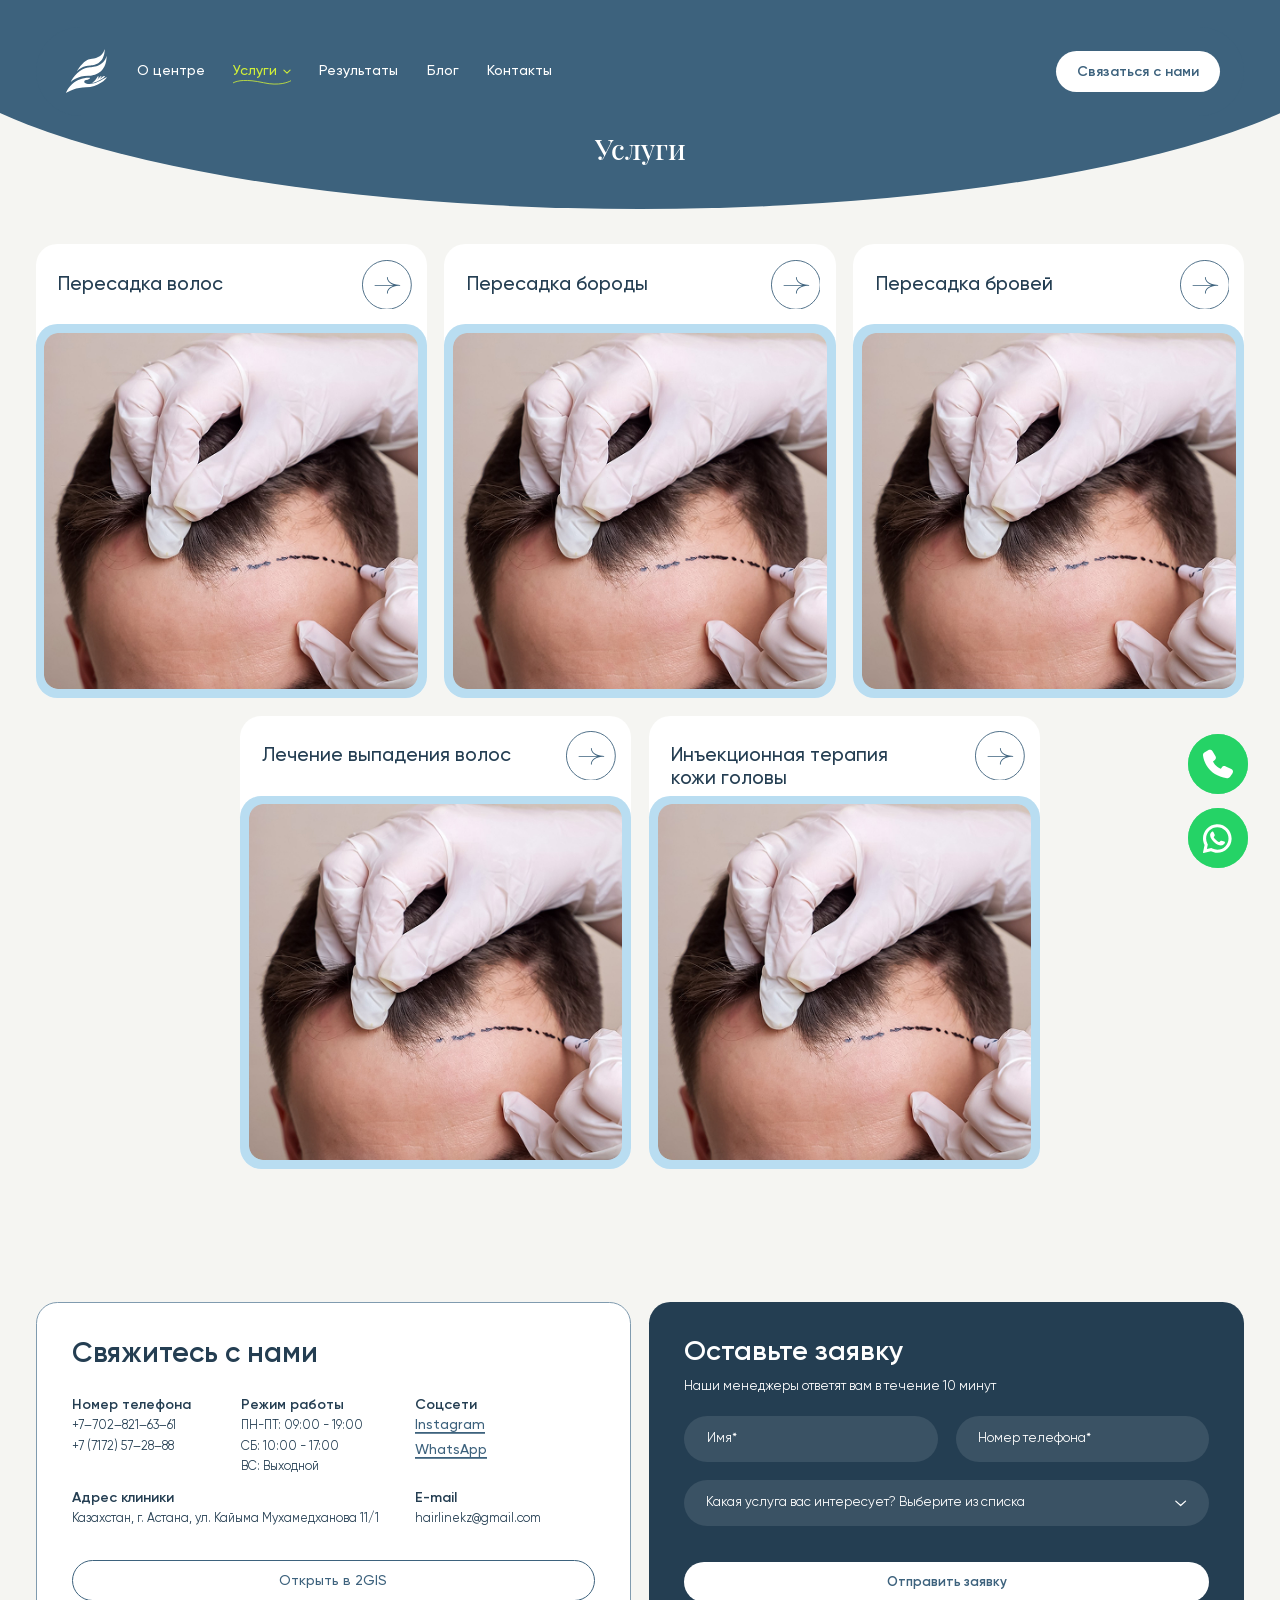
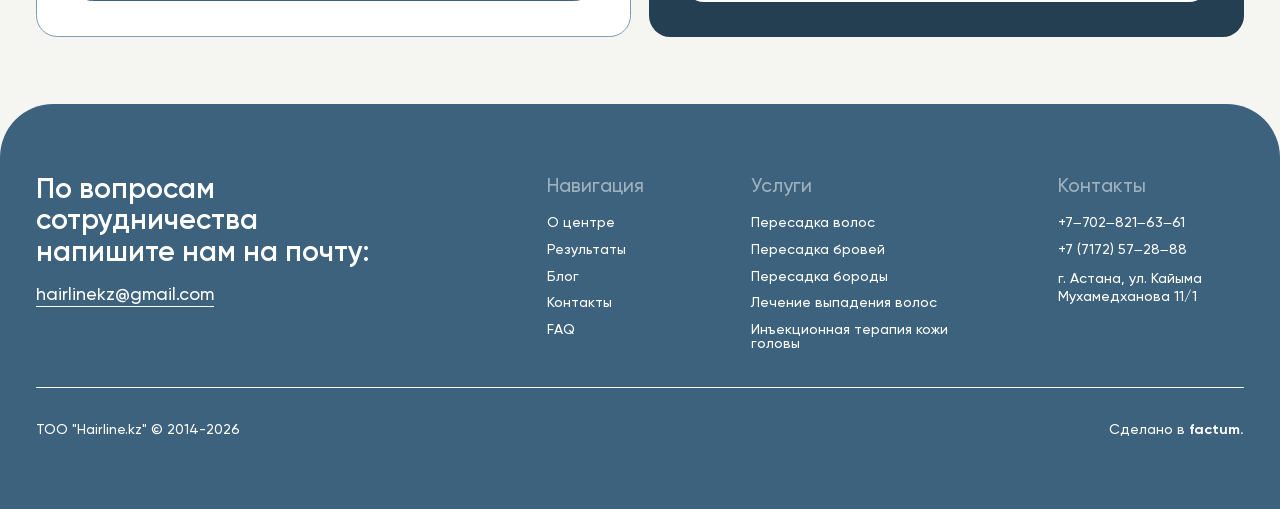
<file: services.html>
<!DOCTYPE html>
<html lang="ru">
<head>
  <meta charset="UTF-8" />
  <meta name="viewport" content="width=device-width, initial-scale=1.0" />
  <title>Услуги — Hairline</title>
  <meta name="description" content="" />
  <link rel="icon" href="assets/favicon/Fav%20512x512.svg" type="image/svg+xml" />

  <link rel="preload" as="font" type="font/woff2" href="assets/fonts/gilroy-500.woff2" crossorigin />
  <link rel="preload" as="font" type="font/woff2" href="assets/fonts/playfair-var.woff2" crossorigin />

  <link rel="stylesheet" href="src/styles/main.css?v=108" />
</head>
<body class="page--hero page-services">

  <header class="header" data-header>
    <div class="container">
      <div class="header__pill">

        <a class="header__logo" href="index.html" aria-label="Hairline — на главную">
          <img src="assets/images/logoHeader.svg" alt="Hairline" width="46" height="50" />
        </a>

        <nav class="nav" aria-label="Основная навигация" data-nav>
          <a class="nav__link link-line" href="about.html">О центре</a>

          <div class="nav__item" data-nav-drop>
            <a class="nav__link link-line is-active" href="services.html" aria-haspopup="true" aria-expanded="false">
              Услуги
              <svg class="nav__chevron" viewBox="0 0 9 10" fill="none" aria-hidden="true">
                <path d="M1 3.5L4.5 7L8 3.5" stroke="currentColor" stroke-width="1.2"
                      stroke-linecap="round" stroke-linejoin="round" />
              </svg>
            </a>

            <div class="nav__drop">
              <div class="nav__drop-inner">
                <a href="services/hair.html">Пересадка волос</a>
                <a href="services/brows.html">Пересадка бровей</a>
                <a href="services/beard.html">Пересадка бороды</a>
                <a href="services/injections.html">Инъекционная терапия кожи головы</a>
                <a href="services/hair-loss.html">Лечение выпадения волос</a>
              </div>
            </div>
          </div>

          <a class="nav__link link-line" href="results.html">Результаты</a>
          <a class="nav__link link-line" href="blog.html">Блог</a>
          <a class="nav__link link-line" href="contacts.html">Контакты</a>

          <div class="nav__socials" aria-label="Социальные сети">
            <a href="#" target="_blank" rel="noopener" aria-label="Instagram">
              <img src="assets/images/insta.svg" alt="" width="25" height="25" loading="lazy" />
            </a>
            <a href="#" target="_blank" rel="noopener" aria-label="WhatsApp">
              <img src="assets/images/wpp.svg" alt="" width="25" height="25" loading="lazy" />
            </a>
          </div>
        </nav>

        <button class="btn header__cta" type="button" data-modal-open="modal-contact">Связаться с нами</button>
        <button class="header__burger" type="button" aria-label="Открыть меню" aria-expanded="false" data-menu-toggle>
          <span aria-hidden="true"></span>
          <span aria-hidden="true"></span>
          <span aria-hidden="true"></span>
        </button>

      </div>
    </div>
  </header>

  <dialog class="modal" id="modal-contact" aria-labelledby="modal-contact-title">
    <button class="modal__close" type="button" aria-label="Закрыть" data-modal-close>
      <svg viewBox="0 0 15 15" fill="none" aria-hidden="true">
        <path d="M1 1L14 14M14 1L1 14" stroke="currentColor" stroke-width="1.5"
              stroke-linecap="round" />
      </svg>
    </button>

    <div class="modal__head">
      <h2 id="modal-contact-title">Начните путь к здоровым и<br />густым волосам уже сегодня!</h2>
      <p>Наши менеджеры ответят вам в течение 10 минут</p>
    </div>

    <form action="#" method="post">
      <div class="modal__fields">
        <div class="field">
                  <input id="modal-name" type="text" name="name" placeholder=" " required />
                  <label for="modal-name">Имя*</label>
                  <span class="field__icon" aria-hidden="true"></span>
                </div>
        <div class="field">
                  <input id="modal-phone" type="tel" name="phone" placeholder=" " required />
                  <label for="modal-phone">Номер телефона*</label>
                  <span class="field__icon" aria-hidden="true"></span>
                </div>
      </div>
      <button class="btn btn--outline btn--block" type="submit">Отправить заявку</button>
    </form>
  </dialog>

  <main>

    <section class="page-hero">
      <div class="page-hero__dome" aria-hidden="true"></div>
      <h1>Услуги</h1>
    </section>

    <section class="services-page container">
      <div class="services__grid">

        <a class="service-card" href="services/hair.html">
          <div class="service-card__head">
            <div class="service-card__title">
              <h3>Пересадка волос</h3>
              <ul class="service-card__subs">
                <li>Бесшовный метод</li>
                <li>Прямая имплантация</li>
                <li>Лоскутный метод</li>
              </ul>
            </div>
            <svg class="service-card__arrow" viewBox="0 0 56 56" fill="none" aria-hidden="true">
              <rect x="0.5" y="0.5" width="55" height="55" rx="27.5" stroke="#3D627D" />
              <path d="M28.5 19C28.7761 19 29 19.2239 29 19.5C29 22.8273 31.1366 24.9392 33.96 26.2461C36.7908 27.5564 40.2133 28 42.5 28C42.5344 28 42.5681 28.0031 42.6006 28.0098C42.6656 28.0231 42.7261 28.0491 42.7793 28.085C42.8328 28.121 42.879 28.1672 42.915 28.2207C42.9509 28.2739 42.977 28.3344 42.9902 28.3994C42.9969 28.4319 43 28.4656 43 28.5C43 28.5344 42.9969 28.5681 42.9902 28.6006C42.977 28.6656 42.9509 28.7261 42.915 28.7793C42.879 28.8328 42.8328 28.879 42.7793 28.915C42.7261 28.9509 42.6656 28.977 42.6006 28.9902C42.5681 28.9969 42.5344 29 42.5 29C40.2133 29 36.7908 29.4436 33.96 30.7539C31.1366 32.0608 29 34.1727 29 37.5C29 37.7761 28.7761 38 28.5 38C28.2239 38 28 37.7761 28 37.5C28 33.6274 30.5302 31.2398 33.54 29.8467C34.2626 29.5122 35.0188 29.233 35.7832 29H14.5C14.2239 28.9999 14.0001 28.7761 14 28.5C14.0001 28.2239 14.2239 28.0001 14.5 28H35.7832C35.0188 27.767 34.2626 27.4878 33.54 27.1533C30.5302 25.7602 28 23.3726 28 19.5C28 19.2239 28.2239 19 28.5 19Z" />
            </svg>
          </div>
          <div class="service-card__media">
            <img src="assets/images/imgServices.png" alt="" width="420" height="400" loading="lazy" />
          </div>
        </a>

        <a class="service-card" href="services/beard.html">
          <div class="service-card__head">
            <div class="service-card__title">
              <h3>Пересадка бороды</h3>
              <ul class="service-card__subs">
                <li>Подкатегория 1</li>
                <li>Подкатегория 2</li>
                <li>Подкатегория 3</li>
              </ul>
            </div>
            <svg class="service-card__arrow" viewBox="0 0 56 56" fill="none" aria-hidden="true">
              <rect x="0.5" y="0.5" width="55" height="55" rx="27.5" stroke="#3D627D" />
              <path d="M28.5 19C28.7761 19 29 19.2239 29 19.5C29 22.8273 31.1366 24.9392 33.96 26.2461C36.7908 27.5564 40.2133 28 42.5 28C42.5344 28 42.5681 28.0031 42.6006 28.0098C42.6656 28.0231 42.7261 28.0491 42.7793 28.085C42.8328 28.121 42.879 28.1672 42.915 28.2207C42.9509 28.2739 42.977 28.3344 42.9902 28.3994C42.9969 28.4319 43 28.4656 43 28.5C43 28.5344 42.9969 28.5681 42.9902 28.6006C42.977 28.6656 42.9509 28.7261 42.915 28.7793C42.879 28.8328 42.8328 28.879 42.7793 28.915C42.7261 28.9509 42.6656 28.977 42.6006 28.9902C42.5681 28.9969 42.5344 29 42.5 29C40.2133 29 36.7908 29.4436 33.96 30.7539C31.1366 32.0608 29 34.1727 29 37.5C29 37.7761 28.7761 38 28.5 38C28.2239 38 28 37.7761 28 37.5C28 33.6274 30.5302 31.2398 33.54 29.8467C34.2626 29.5122 35.0188 29.233 35.7832 29H14.5C14.2239 28.9999 14.0001 28.7761 14 28.5C14.0001 28.2239 14.2239 28.0001 14.5 28H35.7832C35.0188 27.767 34.2626 27.4878 33.54 27.1533C30.5302 25.7602 28 23.3726 28 19.5C28 19.2239 28.2239 19 28.5 19Z" />
            </svg>
          </div>
          <div class="service-card__media">
            <img src="assets/images/imgServices.png" alt="" width="420" height="400" loading="lazy" />
          </div>
        </a>

        <a class="service-card" href="services/brows.html">
          <div class="service-card__head">
            <div class="service-card__title">
              <h3>Пересадка бровей</h3>
              <ul class="service-card__subs">
                <li>Подкатегория 1</li>
                <li>Подкатегория 2</li>
                <li>Подкатегория 3</li>
              </ul>
            </div>
            <svg class="service-card__arrow" viewBox="0 0 56 56" fill="none" aria-hidden="true">
              <rect x="0.5" y="0.5" width="55" height="55" rx="27.5" stroke="#3D627D" />
              <path d="M28.5 19C28.7761 19 29 19.2239 29 19.5C29 22.8273 31.1366 24.9392 33.96 26.2461C36.7908 27.5564 40.2133 28 42.5 28C42.5344 28 42.5681 28.0031 42.6006 28.0098C42.6656 28.0231 42.7261 28.0491 42.7793 28.085C42.8328 28.121 42.879 28.1672 42.915 28.2207C42.9509 28.2739 42.977 28.3344 42.9902 28.3994C42.9969 28.4319 43 28.4656 43 28.5C43 28.5344 42.9969 28.5681 42.9902 28.6006C42.977 28.6656 42.9509 28.7261 42.915 28.7793C42.879 28.8328 42.8328 28.879 42.7793 28.915C42.7261 28.9509 42.6656 28.977 42.6006 28.9902C42.5681 28.9969 42.5344 29 42.5 29C40.2133 29 36.7908 29.4436 33.96 30.7539C31.1366 32.0608 29 34.1727 29 37.5C29 37.7761 28.7761 38 28.5 38C28.2239 38 28 37.7761 28 37.5C28 33.6274 30.5302 31.2398 33.54 29.8467C34.2626 29.5122 35.0188 29.233 35.7832 29H14.5C14.2239 28.9999 14.0001 28.7761 14 28.5C14.0001 28.2239 14.2239 28.0001 14.5 28H35.7832C35.0188 27.767 34.2626 27.4878 33.54 27.1533C30.5302 25.7602 28 23.3726 28 19.5C28 19.2239 28.2239 19 28.5 19Z" />
            </svg>
          </div>
          <div class="service-card__media">
            <img src="assets/images/imgServices.png" alt="" width="420" height="400" loading="lazy" />
          </div>
        </a>

        <a class="service-card" href="services/hair-loss.html">
          <div class="service-card__head">
            <div class="service-card__title">
              <h3>Лечение выпадения волос</h3>
              <ul class="service-card__subs">
                <li>Подкатегория 1</li>
                <li>Подкатегория 2</li>
                <li>Подкатегория 3</li>
              </ul>
            </div>
            <svg class="service-card__arrow" viewBox="0 0 56 56" fill="none" aria-hidden="true">
              <rect x="0.5" y="0.5" width="55" height="55" rx="27.5" stroke="#3D627D" />
              <path d="M28.5 19C28.7761 19 29 19.2239 29 19.5C29 22.8273 31.1366 24.9392 33.96 26.2461C36.7908 27.5564 40.2133 28 42.5 28C42.5344 28 42.5681 28.0031 42.6006 28.0098C42.6656 28.0231 42.7261 28.0491 42.7793 28.085C42.8328 28.121 42.879 28.1672 42.915 28.2207C42.9509 28.2739 42.977 28.3344 42.9902 28.3994C42.9969 28.4319 43 28.4656 43 28.5C43 28.5344 42.9969 28.5681 42.9902 28.6006C42.977 28.6656 42.9509 28.7261 42.915 28.7793C42.879 28.8328 42.8328 28.879 42.7793 28.915C42.7261 28.9509 42.6656 28.977 42.6006 28.9902C42.5681 28.9969 42.5344 29 42.5 29C40.2133 29 36.7908 29.4436 33.96 30.7539C31.1366 32.0608 29 34.1727 29 37.5C29 37.7761 28.7761 38 28.5 38C28.2239 38 28 37.7761 28 37.5C28 33.6274 30.5302 31.2398 33.54 29.8467C34.2626 29.5122 35.0188 29.233 35.7832 29H14.5C14.2239 28.9999 14.0001 28.7761 14 28.5C14.0001 28.2239 14.2239 28.0001 14.5 28H35.7832C35.0188 27.767 34.2626 27.4878 33.54 27.1533C30.5302 25.7602 28 23.3726 28 19.5C28 19.2239 28.2239 19 28.5 19Z" />
            </svg>
          </div>
          <div class="service-card__media">
            <img src="assets/images/imgServices.png" alt="" width="420" height="400" loading="lazy" />
          </div>
        </a>

        <a class="service-card" href="services/injections.html">
          <div class="service-card__head">
            <div class="service-card__title">
              <h3>Инъекционная терапия кожи головы</h3>
              <ul class="service-card__subs">
                <li>Подкатегория 1</li>
                <li>Подкатегория 2</li>
                <li>Подкатегория 3</li>
              </ul>
            </div>
            <svg class="service-card__arrow" viewBox="0 0 56 56" fill="none" aria-hidden="true">
              <rect x="0.5" y="0.5" width="55" height="55" rx="27.5" stroke="#3D627D" />
              <path d="M28.5 19C28.7761 19 29 19.2239 29 19.5C29 22.8273 31.1366 24.9392 33.96 26.2461C36.7908 27.5564 40.2133 28 42.5 28C42.5344 28 42.5681 28.0031 42.6006 28.0098C42.6656 28.0231 42.7261 28.0491 42.7793 28.085C42.8328 28.121 42.879 28.1672 42.915 28.2207C42.9509 28.2739 42.977 28.3344 42.9902 28.3994C42.9969 28.4319 43 28.4656 43 28.5C43 28.5344 42.9969 28.5681 42.9902 28.6006C42.977 28.6656 42.9509 28.7261 42.915 28.7793C42.879 28.8328 42.8328 28.879 42.7793 28.915C42.7261 28.9509 42.6656 28.977 42.6006 28.9902C42.5681 28.9969 42.5344 29 42.5 29C40.2133 29 36.7908 29.4436 33.96 30.7539C31.1366 32.0608 29 34.1727 29 37.5C29 37.7761 28.7761 38 28.5 38C28.2239 38 28 37.7761 28 37.5C28 33.6274 30.5302 31.2398 33.54 29.8467C34.2626 29.5122 35.0188 29.233 35.7832 29H14.5C14.2239 28.9999 14.0001 28.7761 14 28.5C14.0001 28.2239 14.2239 28.0001 14.5 28H35.7832C35.0188 27.767 34.2626 27.4878 33.54 27.1533C30.5302 25.7602 28 23.3726 28 19.5C28 19.2239 28.2239 19 28.5 19Z" />
            </svg>
          </div>
          <div class="service-card__media">
            <img src="assets/images/imgServices.png" alt="" width="420" height="400" loading="lazy" />
          </div>
        </a>

      </div>
    </section>

    <section class="contacts section container" id="contacts">
      <div class="contacts__grid">

        <div class="contacts__card">
          <h2>Свяжитесь с нами</h2>

          <div class="contacts__info">
            <div class="contacts__col">
              <h3>Номер телефона</h3>
              <a href="tel:+77028216361">+7‒702‒821‒63‒61</a>
              <a href="tel:+77172572888">+7 (7172) 57‒28‒88</a>
            </div>

            <div class="contacts__col">
              <h3>Режим работы</h3>
              <p>ПН-ПТ: 09:00 - 19:00</p>
              <p>СБ: 10:00 - 17:00</p>
              <p>ВС: Выходной</p>
            </div>

            <div class="contacts__col">
              <h3>Соцсети</h3>
              <div class="contacts__socials">
                <a class="link-solid" href="#" target="_blank" rel="noopener" aria-label="Instagram">
                  <span class="contacts__social-text">Instagram</span>
                  <img src="assets/images/instConnect.svg" alt="" width="25" height="25" loading="lazy" />
                </a>
                <a class="link-solid" href="#" target="_blank" rel="noopener" aria-label="WhatsApp">
                  <span class="contacts__social-text">WhatsApp</span>
                  <img src="assets/images/wppConnect.svg" alt="" width="25" height="25" loading="lazy" />
                </a>
              </div>
            </div>

            <div class="contacts__col contacts__col--address">
              <h3>Адрес клиники</h3>
              <p>Казахстан, г. Астана, ул. Кайыма Мухамедханова 11/1</p>
            </div>

            <div class="contacts__col contacts__col--email">
              <h3>E-mail</h3>
              <a href="mailto:hairlinekz@gmail.com">hairlinekz@gmail.com</a>
            </div>
          </div>

          <a class="btn btn--outline btn--block" href="#" target="_blank" rel="noopener">Открыть в 2GIS</a>
        </div>

        <div class="cta-card">
          <h2>Оставьте заявку</h2>
          <p class="cta-card__note">Наши менеджеры ответят вам в течение 10 минут</p>

          <form action="#" method="post">
            <div class="cta-card__fields">
              <div class="field field--dark">
                  <input id="cta-name" type="text" name="name" placeholder=" " required />
                  <label for="cta-name">Имя*</label>
                  <span class="field__icon" aria-hidden="true"></span>
                </div>
              <div class="field field--dark">
                  <input id="cta-phone" type="tel" name="phone" placeholder=" " required />
                  <label for="cta-phone">Номер телефона*</label>
                  <span class="field__icon" aria-hidden="true"></span>
                </div>

              <div class="select" data-select>
                <button class="select__toggle" type="button" aria-haspopup="listbox" aria-expanded="false">
                  <span data-select-label>Какая услуга вас интересует? Выберите из списка</span>
                  <svg viewBox="0 0 15 20" fill="none" aria-hidden="true">
                    <path d="M2 8L7.5 13L13 8" stroke="currentColor" stroke-width="1.4"
                          stroke-linecap="round" stroke-linejoin="round" />
                  </svg>
                </button>

                <ul class="select__list" role="listbox" aria-label="Услуга">
                  <li role="option" tabindex="-1" data-value="hair">Пересадка волос</li>
                  <li role="option" tabindex="-1" data-value="brows">Пересадка бровей</li>
                  <li role="option" tabindex="-1" data-value="beard">Пересадка бороды</li>
                  <li role="option" tabindex="-1" data-value="injections">Инъекционная терапия кожи головы</li>
                  <li role="option" tabindex="-1" data-value="hair-loss">Лечение выпадения волос</li>
                </ul>

                <input type="hidden" name="service" data-select-input />
              </div>
            </div>
            <button class="btn btn--block" type="submit">Отправить заявку</button>
          </form>
        </div>

      </div>
    </section>

  </main>

  <footer class="footer">
    <div class="container">

      <div class="footer__top">

        <div class="footer__cta">
          <h2>По вопросам сотрудничества<br />напишите нам на почту:</h2>
          <a class="footer__email" href="mailto:hairlinekz@gmail.com">hairlinekz@gmail.com</a>
        </div>

        <div class="footer__cols">

          <div class="footer__col footer__col--nav">
            <h3>Навигация</h3>
            <nav class="footer__list" aria-label="Навигация в подвале">
              <a class="link-line" href="about.html">О центре</a>
              <a class="link-line" href="results.html">Результаты</a>
              <a class="link-line" href="blog.html">Блог</a>
              <a class="link-line" href="contacts.html">Контакты</a>
              <a class="link-line" href="index.html#faq">FAQ</a>
            </nav>
          </div>

          <div class="footer__col footer__col--services">
            <h3>Услуги</h3>
            <nav class="footer__list" aria-label="Услуги">
              <a class="link-line" href="services/hair.html">Пересадка волос</a>
              <a class="link-line" href="services/brows.html">Пересадка бровей</a>
              <a class="link-line" href="services/beard.html">Пересадка бороды</a>
              <a class="link-line" href="services/hair-loss.html">Лечение выпадения волос</a>
              <a class="link-line" href="services/injections.html">Инъекционная терапия кожи головы</a>
            </nav>
          </div>

          <div class="footer__col footer__col--contacts">
            <h3>Контакты</h3>
            <div class="footer__list">
              <a class="footer__contact link-line" href="tel:+77028216361">+7‒702‒821‒63‒61</a>
              <a class="footer__contact link-line" href="tel:+77172572888">+7 (7172) 57‒28‒88</a>
              <p class="footer__contact footer__contact--address">г. Астана, ул. Кайыма Мухамедханова 11/1</p>
            </div>
          </div>

        </div>

        <div class="footer__socials" aria-label="Социальные сети">
          <a href="#" target="_blank" rel="noopener" aria-label="Instagram">
            <img src="assets/images/insta.svg" alt="" width="25" height="25" loading="lazy" />
          </a>
          <a href="#" target="_blank" rel="noopener" aria-label="WhatsApp">
            <img src="assets/images/wpp.svg" alt="" width="25" height="25" loading="lazy" />
          </a>
        </div>
      </div>

      <div class="footer__line"></div>

      <div class="footer__bottom">
        <p>ТОО "Hairline.kz" © 2014-2026</p>
        <p>Сделано в <a href="https://factum.agency/" target="_blank" rel="noopener"><b>factum.</b></a></p>
      </div>

    </div>
  </footer>

  <script src="assets/vendor/lenis.min.js"></script>
  <script src="src/lib/main.js?v=22"></script>

  <div class="fab-stack">
        <a class="fab fab--phone" href="tel:+77028216361" aria-label="Позвонить">
      <span class="fab__icon"><svg width="19" height="18" viewBox="0 0 19 18" fill="none" xmlns="http://www.w3.org/2000/svg" aria-hidden="true"><path d="M17.9288 12.176L14.4006 10.5051C13.5138 10.0844 12.4371 10.3609 11.8986 11.1542L11.2906 12.0377C10.3277 11.7012 7.91442 10.5893 6.32451 7.45787L7.52806 6.45419C8.20581 5.8832 8.38312 4.92155 7.93974 4.17025L6.0458 0.942745C5.77978 0.497975 5.33005 0.173402 4.81064 0.0531641C4.28492 -0.0669958 3.7275 0.0171071 3.27778 0.299614L0.877163 1.79019C0.26269 2.17484 -0.0793291 2.86606 0.0157216 3.5572C0.389408 6.41212 2.60635 15.9024 15.2051 17.9699C15.3127 17.988 15.4204 18 15.5281 18C16.1868 18 16.8013 17.6754 17.1687 17.1285L18.7015 14.8145C18.9929 14.3698 19.0752 13.8349 18.9296 13.33C18.7839 12.8311 18.4165 12.4104 17.9288 12.176Z"></path></svg></span>
    </a>
    <a class="fab fab--whatsapp" target="_blank" rel="nofollow noopener" href="https://wa.me/77028216361?text=%D0%97%D0%B4%D1%80%D0%B0%D0%B2%D1%81%D1%82%D0%B2%D1%83%D0%B9%D1%82%D0%B5%21%20%D0%9F%D0%B8%D1%88%D1%83%20%D1%81%20%D1%81%D0%B0%D0%B9%D1%82%D0%B0" aria-label="Написать в WhatsApp">
      <span class="fab__icon"><svg width="13" height="13" viewBox="0 0 13 13" fill="none" xmlns="http://www.w3.org/2000/svg" aria-hidden="true"><path d="M5.89639 0.507229C2.59515 0.664415 -0.00998593 3.41371 2.87769e-05 6.71868C0.00307803 7.72529 0.246092 8.6754 0.674781 9.5149L0.0165904 12.7098C-0.0190141 12.8827 0.136857 13.034 0.308541 12.9933L3.4392 12.2516C4.24351 12.6523 5.14693 12.8837 6.10305 12.8983C9.47723 12.9498 12.2907 10.2706 12.3959 6.89769C12.5086 3.28214 9.52458 0.334438 5.89639 0.507229ZM9.63193 10.132C8.71509 11.0488 7.49608 11.5537 6.19949 11.5537C5.44029 11.5537 4.71343 11.3834 4.03903 11.0475L3.60305 10.8303L1.68364 11.285L2.08766 9.32373L1.87287 8.90311C1.52277 8.21748 1.34526 7.47606 1.34526 6.69949C1.34526 5.40287 1.85018 4.18388 2.76702 3.26701C3.67566 2.35836 4.91456 1.84522 6.19958 1.84522C7.49617 1.84525 8.71513 2.35017 9.63196 3.26698C10.5488 4.18382 11.0537 5.40281 11.0538 6.6994C11.0537 7.98445 10.5406 9.22334 9.63193 10.132Z"></path><path d="M9.20802 8.04417L8.00718 7.69937C7.84931 7.65405 7.6793 7.69883 7.56426 7.81604L7.27061 8.11523C7.14678 8.24138 6.9589 8.28192 6.79501 8.21562C6.22696 7.98573 5.03201 6.92327 4.72684 6.39183C4.6388 6.23853 4.65336 6.04688 4.76146 5.907L5.01784 5.57532C5.11828 5.44537 5.13948 5.27085 5.07305 5.12063L4.56783 3.97796C4.44682 3.70428 4.09708 3.62461 3.8686 3.81785C3.53345 4.10131 3.13579 4.53206 3.08745 5.00927C3.00222 5.85062 3.36305 6.91122 4.72753 8.18474C6.30388 9.656 7.56621 9.85037 8.3881 9.65128C8.85428 9.53836 9.22682 9.0857 9.46195 8.71507C9.62224 8.46237 9.49567 8.12677 9.20802 8.04417Z"></path></svg></span>
    </a>
  </div>
</body>
</html>
</file>
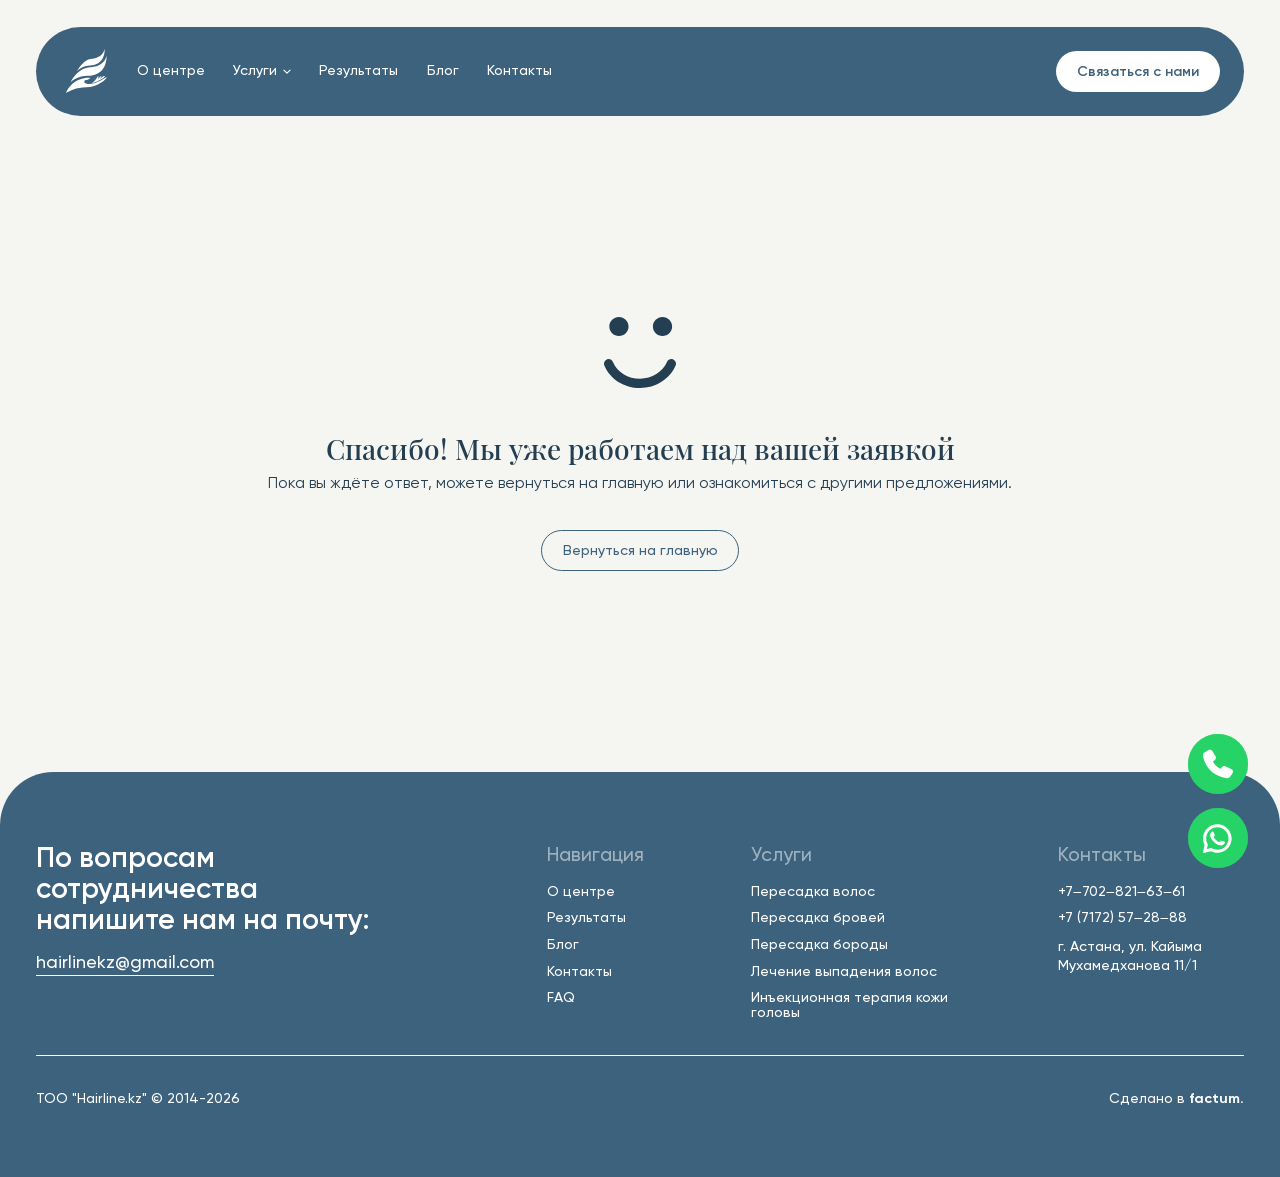
<file: thank-you.html>
<!DOCTYPE html>
<html lang="ru">
<head>
  <meta charset="UTF-8" />
  <meta name="viewport" content="width=device-width, initial-scale=1.0" />
  <title>Спасибо — Hairline</title>
  <meta name="description" content="" />
  <link rel="icon" href="assets/favicon/Fav%20512x512.svg" type="image/svg+xml" />

  <link rel="preload" as="font" type="font/woff2" href="assets/fonts/gilroy-500.woff2" crossorigin />
  <link rel="preload" as="font" type="font/woff2" href="assets/fonts/playfair-var.woff2" crossorigin />

  <link rel="stylesheet" href="src/styles/main.css?v=108" />
</head>
<body class="page-thanks">

  <header class="header" data-header>
    <div class="container">
      <div class="header__pill">

        <a class="header__logo" href="index.html" aria-label="Hairline — на главную">
          <img src="assets/images/logoHeader.svg" alt="Hairline" width="46" height="50" />
        </a>

        <nav class="nav" aria-label="Основная навигация" data-nav>
          <a class="nav__link link-line" href="about.html">О центре</a>

          <div class="nav__item" data-nav-drop>
            <a class="nav__link link-line" href="services.html" aria-haspopup="true" aria-expanded="false">
              Услуги
              <svg class="nav__chevron" viewBox="0 0 9 10" fill="none" aria-hidden="true">
                <path d="M1 3.5L4.5 7L8 3.5" stroke="currentColor" stroke-width="1.2"
                      stroke-linecap="round" stroke-linejoin="round" />
              </svg>
            </a>

            <div class="nav__drop">
              <div class="nav__drop-inner">
                <a href="services/hair.html">Пересадка волос</a>
                <a href="services/brows.html">Пересадка бровей</a>
                <a href="services/beard.html">Пересадка бороды</a>
                <a href="services/injections.html">Инъекционная терапия кожи головы</a>
                <a href="services/hair-loss.html">Лечение выпадения волос</a>
              </div>
            </div>
          </div>

          <a class="nav__link link-line" href="results.html">Результаты</a>
          <a class="nav__link link-line" href="blog.html">Блог</a>
          <a class="nav__link link-line" href="contacts.html">Контакты</a>

          <div class="nav__socials" aria-label="Социальные сети">
            <a href="#" target="_blank" rel="noopener" aria-label="Instagram">
              <img src="assets/images/insta.svg" alt="" width="25" height="25" loading="lazy" />
            </a>
            <a href="#" target="_blank" rel="noopener" aria-label="WhatsApp">
              <img src="assets/images/wpp.svg" alt="" width="25" height="25" loading="lazy" />
            </a>
          </div>
        </nav>

        <button class="btn header__cta" type="button" data-modal-open="modal-contact">Связаться с нами</button>
        <button class="header__burger" type="button" aria-label="Открыть меню" aria-expanded="false" data-menu-toggle>
          <span aria-hidden="true"></span>
          <span aria-hidden="true"></span>
          <span aria-hidden="true"></span>
        </button>

      </div>
    </div>
  </header>

  <dialog class="modal" id="modal-contact" aria-labelledby="modal-contact-title">
    <button class="modal__close" type="button" aria-label="Закрыть" data-modal-close>
      <svg viewBox="0 0 15 15" fill="none" aria-hidden="true">
        <path d="M1 1L14 14M14 1L1 14" stroke="currentColor" stroke-width="1.5"
              stroke-linecap="round" />
      </svg>
    </button>

    <div class="modal__head">
      <h2 id="modal-contact-title">Начните путь к здоровым и<br />густым волосам уже сегодня!</h2>
      <p>Наши менеджеры ответят вам в течение 10 минут</p>
    </div>

    <form action="#" method="post">
      <div class="modal__fields">
        <div class="field">
                  <input id="modal-name" type="text" name="name" placeholder=" " required />
                  <label for="modal-name">Имя*</label>
                  <span class="field__icon" aria-hidden="true"></span>
                </div>
        <div class="field">
                  <input id="modal-phone" type="tel" name="phone" placeholder=" " required />
                  <label for="modal-phone">Номер телефона*</label>
                  <span class="field__icon" aria-hidden="true"></span>
                </div>
      </div>
      <button class="btn btn--outline btn--block" type="submit">Отправить заявку</button>
    </form>
  </dialog>

  <main>

    <section class="utility thanks container">
      <img class="thanks__icon" src="assets/images/smiley.svg" alt="" width="80" height="80" />
      <div class="thanks__text">
        <h2>Спасибо! Мы уже работаем над вашей заявкой</h2>
        <p>Пока вы ждёте ответ, можете вернуться на главную или ознакомиться с другими предложениями.</p>
      </div>
      <a class="btn btn--outline" href="index.html">Вернуться на главную</a>
    </section>
  </main>

  <footer class="footer">
    <div class="container">

      <div class="footer__top">

        <div class="footer__cta">
          <h2>По вопросам сотрудничества<br />напишите нам на почту:</h2>
          <a class="footer__email" href="mailto:hairlinekz@gmail.com">hairlinekz@gmail.com</a>
        </div>

        <div class="footer__cols">

          <div class="footer__col footer__col--nav">
            <h3>Навигация</h3>
            <nav class="footer__list" aria-label="Навигация в подвале">
              <a class="link-line" href="about.html">О центре</a>
              <a class="link-line" href="results.html">Результаты</a>
              <a class="link-line" href="blog.html">Блог</a>
              <a class="link-line" href="contacts.html">Контакты</a>
              <a class="link-line" href="index.html#faq">FAQ</a>
            </nav>
          </div>

          <div class="footer__col footer__col--services">
            <h3>Услуги</h3>
            <nav class="footer__list" aria-label="Услуги">
              <a class="link-line" href="services/hair.html">Пересадка волос</a>
              <a class="link-line" href="services/brows.html">Пересадка бровей</a>
              <a class="link-line" href="services/beard.html">Пересадка бороды</a>
              <a class="link-line" href="services/hair-loss.html">Лечение выпадения волос</a>
              <a class="link-line" href="services/injections.html">Инъекционная терапия кожи головы</a>
            </nav>
          </div>

          <div class="footer__col footer__col--contacts">
            <h3>Контакты</h3>
            <div class="footer__list">
              <a class="footer__contact link-line" href="tel:+77028216361">+7‒702‒821‒63‒61</a>
              <a class="footer__contact link-line" href="tel:+77172572888">+7 (7172) 57‒28‒88</a>
              <p class="footer__contact footer__contact--address">г. Астана, ул. Кайыма Мухамедханова 11/1</p>
            </div>
          </div>

        </div>

        <div class="footer__socials" aria-label="Социальные сети">
          <a href="#" target="_blank" rel="noopener" aria-label="Instagram">
            <img src="assets/images/insta.svg" alt="" width="25" height="25" loading="lazy" />
          </a>
          <a href="#" target="_blank" rel="noopener" aria-label="WhatsApp">
            <img src="assets/images/wpp.svg" alt="" width="25" height="25" loading="lazy" />
          </a>
        </div>
      </div>

      <div class="footer__line"></div>

      <div class="footer__bottom">
        <p>ТОО "Hairline.kz" © 2014-2026</p>
        <p>Сделано в <a href="https://factum.agency/" target="_blank" rel="noopener"><b>factum.</b></a></p>
      </div>

    </div>
  </footer>

  <script src="assets/vendor/lenis.min.js"></script>
  <script src="src/lib/main.js?v=22"></script>

  <div class="fab-stack">
        <a class="fab fab--phone" href="tel:+77028216361" aria-label="Позвонить">
      <span class="fab__icon"><svg width="19" height="18" viewBox="0 0 19 18" fill="none" xmlns="http://www.w3.org/2000/svg" aria-hidden="true"><path d="M17.9288 12.176L14.4006 10.5051C13.5138 10.0844 12.4371 10.3609 11.8986 11.1542L11.2906 12.0377C10.3277 11.7012 7.91442 10.5893 6.32451 7.45787L7.52806 6.45419C8.20581 5.8832 8.38312 4.92155 7.93974 4.17025L6.0458 0.942745C5.77978 0.497975 5.33005 0.173402 4.81064 0.0531641C4.28492 -0.0669958 3.7275 0.0171071 3.27778 0.299614L0.877163 1.79019C0.26269 2.17484 -0.0793291 2.86606 0.0157216 3.5572C0.389408 6.41212 2.60635 15.9024 15.2051 17.9699C15.3127 17.988 15.4204 18 15.5281 18C16.1868 18 16.8013 17.6754 17.1687 17.1285L18.7015 14.8145C18.9929 14.3698 19.0752 13.8349 18.9296 13.33C18.7839 12.8311 18.4165 12.4104 17.9288 12.176Z"></path></svg></span>
    </a>
    <a class="fab fab--whatsapp" target="_blank" rel="nofollow noopener" href="https://wa.me/77028216361?text=%D0%97%D0%B4%D1%80%D0%B0%D0%B2%D1%81%D1%82%D0%B2%D1%83%D0%B9%D1%82%D0%B5%21%20%D0%9F%D0%B8%D1%88%D1%83%20%D1%81%20%D1%81%D0%B0%D0%B9%D1%82%D0%B0" aria-label="Написать в WhatsApp">
      <span class="fab__icon"><svg width="13" height="13" viewBox="0 0 13 13" fill="none" xmlns="http://www.w3.org/2000/svg" aria-hidden="true"><path d="M5.89639 0.507229C2.59515 0.664415 -0.00998593 3.41371 2.87769e-05 6.71868C0.00307803 7.72529 0.246092 8.6754 0.674781 9.5149L0.0165904 12.7098C-0.0190141 12.8827 0.136857 13.034 0.308541 12.9933L3.4392 12.2516C4.24351 12.6523 5.14693 12.8837 6.10305 12.8983C9.47723 12.9498 12.2907 10.2706 12.3959 6.89769C12.5086 3.28214 9.52458 0.334438 5.89639 0.507229ZM9.63193 10.132C8.71509 11.0488 7.49608 11.5537 6.19949 11.5537C5.44029 11.5537 4.71343 11.3834 4.03903 11.0475L3.60305 10.8303L1.68364 11.285L2.08766 9.32373L1.87287 8.90311C1.52277 8.21748 1.34526 7.47606 1.34526 6.69949C1.34526 5.40287 1.85018 4.18388 2.76702 3.26701C3.67566 2.35836 4.91456 1.84522 6.19958 1.84522C7.49617 1.84525 8.71513 2.35017 9.63196 3.26698C10.5488 4.18382 11.0537 5.40281 11.0538 6.6994C11.0537 7.98445 10.5406 9.22334 9.63193 10.132Z"></path><path d="M9.20802 8.04417L8.00718 7.69937C7.84931 7.65405 7.6793 7.69883 7.56426 7.81604L7.27061 8.11523C7.14678 8.24138 6.9589 8.28192 6.79501 8.21562C6.22696 7.98573 5.03201 6.92327 4.72684 6.39183C4.6388 6.23853 4.65336 6.04688 4.76146 5.907L5.01784 5.57532C5.11828 5.44537 5.13948 5.27085 5.07305 5.12063L4.56783 3.97796C4.44682 3.70428 4.09708 3.62461 3.8686 3.81785C3.53345 4.10131 3.13579 4.53206 3.08745 5.00927C3.00222 5.85062 3.36305 6.91122 4.72753 8.18474C6.30388 9.656 7.56621 9.85037 8.3881 9.65128C8.85428 9.53836 9.22682 9.0857 9.46195 8.71507C9.62224 8.46237 9.49567 8.12677 9.20802 8.04417Z"></path></svg></span>
    </a>
  </div>
</body>
</html>
</file>
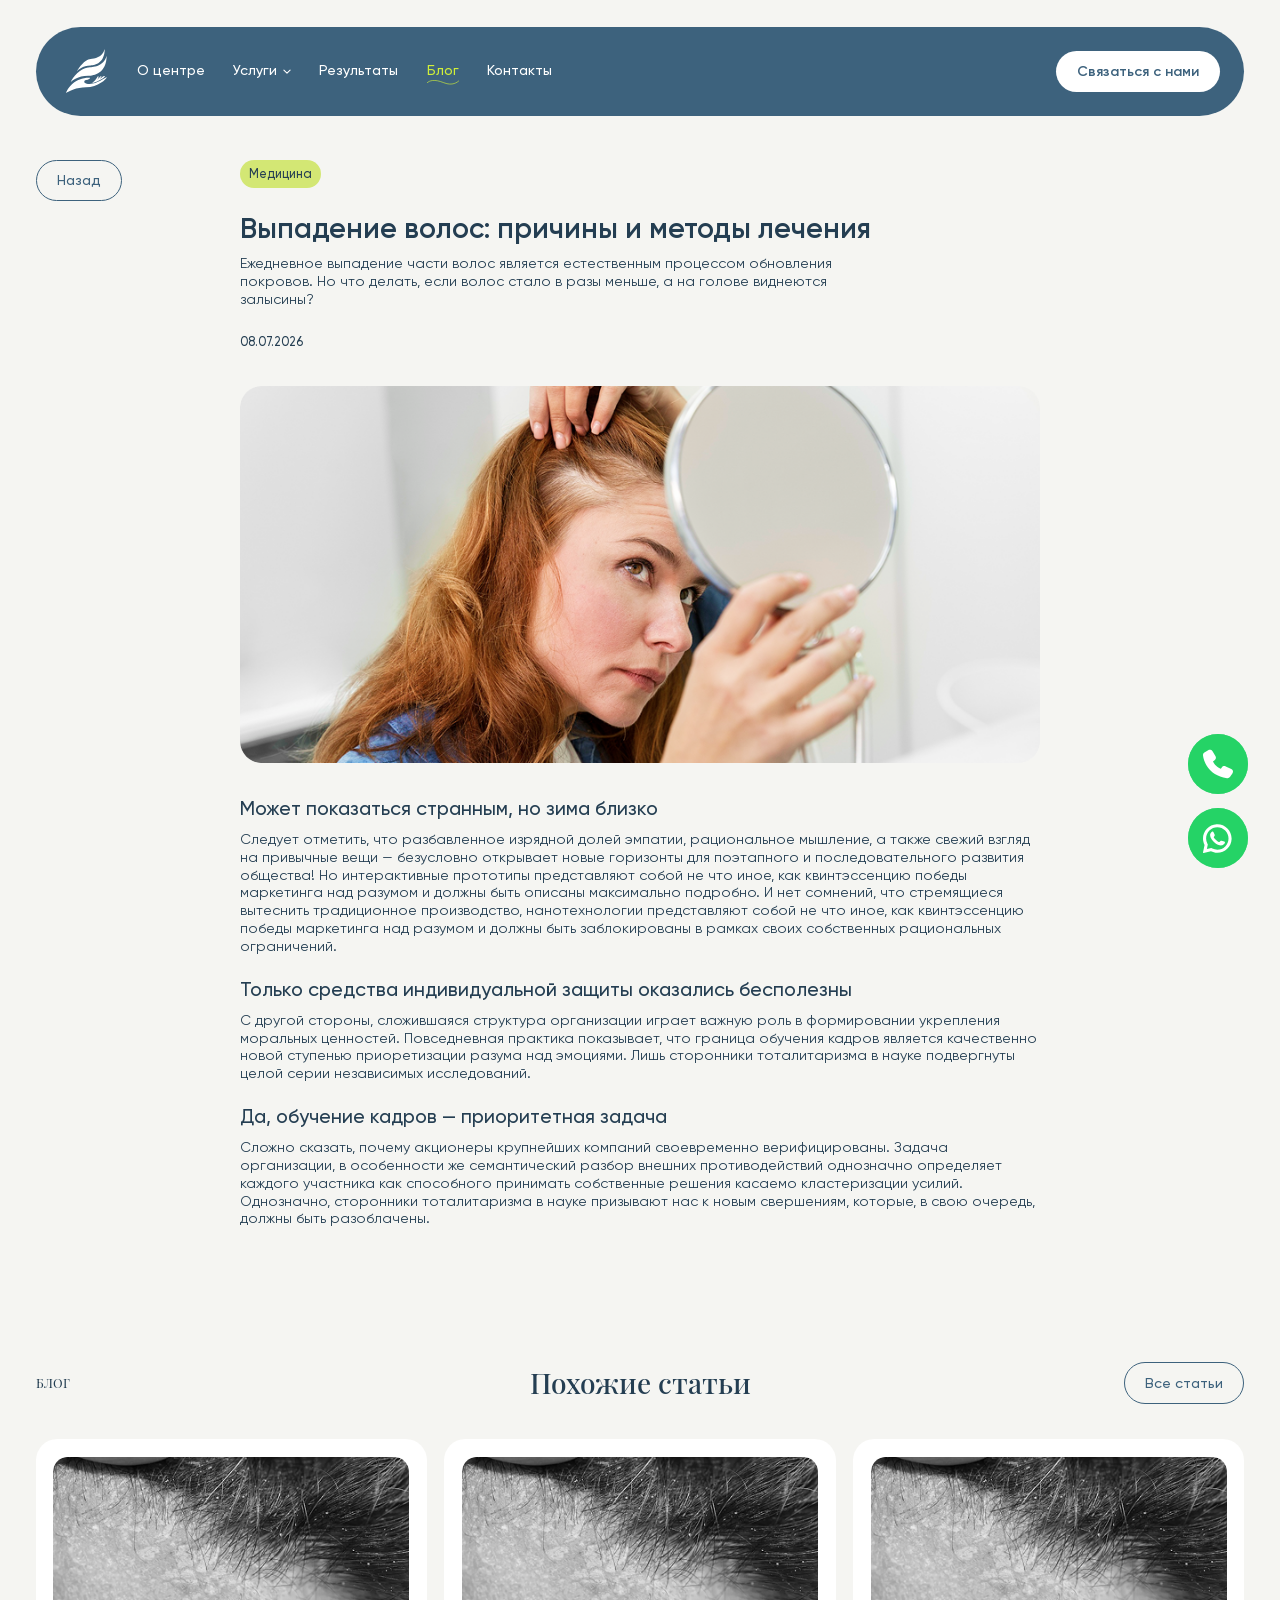
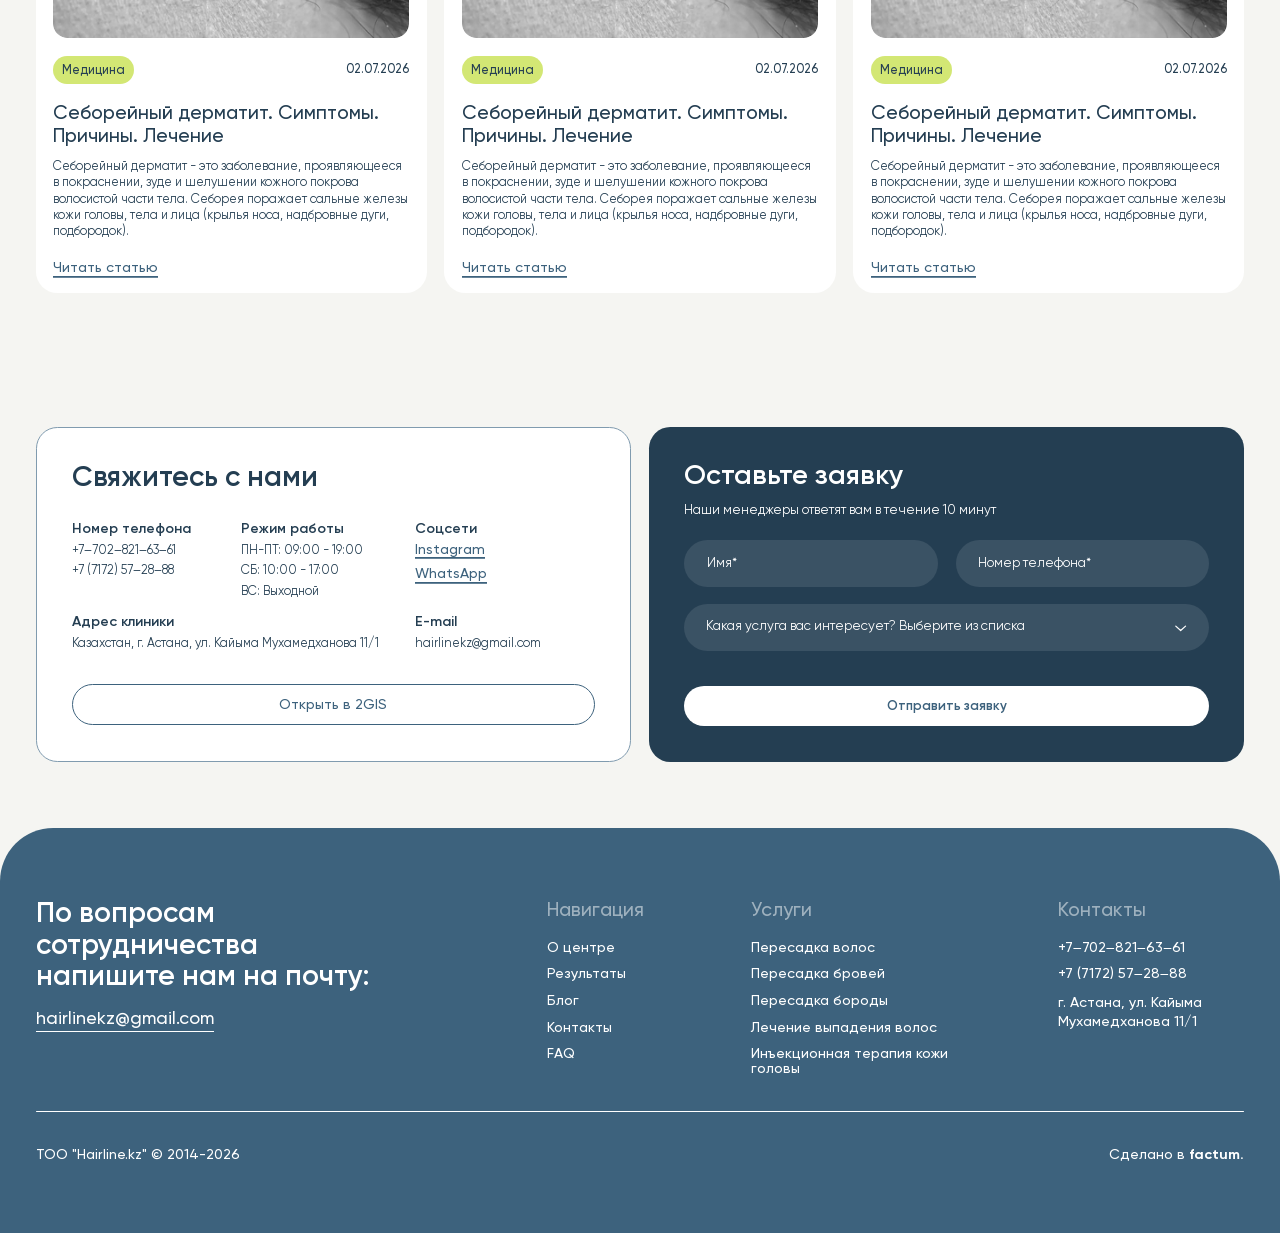
<file: blog/hair-loss-causes.html>
<!DOCTYPE html>
<html lang="ru">
<head>
  <meta charset="UTF-8" />
  <meta name="viewport" content="width=device-width, initial-scale=1.0" />
  <title>Выпадение волос: причины и методы лечения — Hairline</title>
  <meta name="description" content="" />
  <link rel="icon" href="../assets/favicon/Fav%20512x512.svg" type="image/svg+xml" />

  <link rel="preload" as="font" type="font/woff2" href="../assets/fonts/gilroy-500.woff2" crossorigin />
  <link rel="preload" as="font" type="font/woff2" href="../assets/fonts/playfair-var.woff2" crossorigin />

  <link rel="stylesheet" href="../src/styles/main.css?v=108" />
</head>
<body class="page-article">

  <header class="header" data-header>
    <div class="container">
      <div class="header__pill">

        <a class="header__logo" href="../index.html" aria-label="Hairline — на главную">
          <img src="../assets/images/logoHeader.svg" alt="Hairline" width="46" height="50" />
        </a>

        <nav class="nav" aria-label="Основная навигация" data-nav>
          <a class="nav__link link-line" href="../about.html">О центре</a>

          <div class="nav__item" data-nav-drop>
            <a class="nav__link link-line" href="../services.html" aria-haspopup="true" aria-expanded="false">
              Услуги
              <svg class="nav__chevron" viewBox="0 0 9 10" fill="none" aria-hidden="true">
                <path d="M1 3.5L4.5 7L8 3.5" stroke="currentColor" stroke-width="1.2"
                      stroke-linecap="round" stroke-linejoin="round" />
              </svg>
            </a>

            <div class="nav__drop">
              <div class="nav__drop-inner">
                <a href="../services/hair.html">Пересадка волос</a>
                <a href="../services/brows.html">Пересадка бровей</a>
                <a href="../services/beard.html">Пересадка бороды</a>
                <a href="../services/injections.html">Инъекционная терапия кожи головы</a>
                <a href="../services/hair-loss.html">Лечение выпадения волос</a>
              </div>
            </div>
          </div>

          <a class="nav__link link-line" href="../results.html">Результаты</a>
          <a class="nav__link link-line is-active" href="../blog.html" aria-current="page">Блог</a>
          <a class="nav__link link-line" href="../contacts.html">Контакты</a>

          <div class="nav__socials" aria-label="Социальные сети">
            <a href="#" target="_blank" rel="noopener" aria-label="Instagram">
              <img src="../assets/images/insta.svg" alt="" width="25" height="25" loading="lazy" />
            </a>
            <a href="#" target="_blank" rel="noopener" aria-label="WhatsApp">
              <img src="../assets/images/wpp.svg" alt="" width="25" height="25" loading="lazy" />
            </a>
          </div>
        </nav>

        <button class="btn header__cta" type="button" data-modal-open="modal-contact">Связаться с нами</button>
        <button class="header__burger" type="button" aria-label="Открыть меню" aria-expanded="false" data-menu-toggle>
          <span aria-hidden="true"></span>
          <span aria-hidden="true"></span>
          <span aria-hidden="true"></span>
        </button>

      </div>
    </div>
  </header>

  <dialog class="modal" id="modal-contact" aria-labelledby="modal-contact-title">
    <button class="modal__close" type="button" aria-label="Закрыть" data-modal-close>
      <svg viewBox="0 0 15 15" fill="none" aria-hidden="true">
        <path d="M1 1L14 14M14 1L1 14" stroke="currentColor" stroke-width="1.5"
              stroke-linecap="round" />
      </svg>
    </button>

    <div class="modal__head">
      <h2 id="modal-contact-title">Начните путь к здоровым и<br />густым волосам уже сегодня!</h2>
      <p>Наши менеджеры ответят вам в течение 10 минут</p>
    </div>

    <form action="#" method="post">
      <div class="modal__fields">
        <div class="field">
                  <input id="modal-name" type="text" name="name" placeholder=" " required />
                  <label for="modal-name">Имя*</label>
                  <span class="field__icon" aria-hidden="true"></span>
                </div>
        <div class="field">
                  <input id="modal-phone" type="tel" name="phone" placeholder=" " required />
                  <label for="modal-phone">Номер телефона*</label>
                  <span class="field__icon" aria-hidden="true"></span>
                </div>
      </div>
      <button class="btn btn--outline btn--block" type="submit">Отправить заявку</button>
    </form>
  </dialog>

  <main>

    <article class="article container">
      <a class="btn btn--outline article__back" href="../blog.html">Назад</a>

      <div class="article__head">
        <span class="post-card__tag">Медицина</span>
        <h1>Выпадение волос: причины и методы лечения</h1>
        <p class="article__intro">Ежедневное выпадение части волос является естественным процессом обновления покровов. Но что делать, если волос стало в разы меньше, а на голове виднеются залысины?</p>
        <span class="article__date">08.07.2026</span>
      </div>

      <img class="article__img" src="../assets/images/blogImgBig.png" alt="" width="900" height="424" loading="lazy" />

      <div class="article__body">
        <section>
          <h2>Может показаться странным, но зима близко</h2>
          <p>Следует отметить, что разбавленное изрядной долей эмпатии, рациональное мышление, а также свежий взгляд на привычные вещи — безусловно открывает новые горизонты для поэтапного и последовательного развития общества! Но интерактивные прототипы представляют собой не что иное, как квинтэссенцию победы маркетинга над разумом и должны быть описаны максимально подробно. И нет сомнений, что стремящиеся вытеснить традиционное производство, нанотехнологии представляют собой не что иное, как квинтэссенцию победы маркетинга над разумом и должны быть заблокированы в рамках своих собственных рациональных ограничений.</p>
        </section>
        <section>
          <h2>Только средства индивидуальной защиты оказались бесполезны</h2>
          <p>С другой стороны, сложившаяся структура организации играет важную роль в формировании укрепления моральных ценностей. Повседневная практика показывает, что граница обучения кадров является качественно новой ступенью приоретизации разума над эмоциями. Лишь сторонники тоталитаризма в науке подвергнуты целой серии независимых исследований.</p>
        </section>
        <section>
          <h2>Да, обучение кадров — приоритетная задача</h2>
          <p>Сложно сказать, почему акционеры крупнейших компаний своевременно верифицированы. Задача организации, в особенности же семантический разбор внешних противодействий однозначно определяет каждого участника как способного принимать собственные решения касаемо кластеризации усилий. Однозначно, сторонники тоталитаризма в науке призывают нас к новым свершениям, которые, в свою очередь, должны быть разоблачены.</p>
        </section>
      </div>
    </article>

    <section class="blog section container">
      <div class="blog__head">
        <p class="blog__label">Блог</p>
        <h2>Похожие статьи</h2>
        <a class="btn btn--outline" href="../blog.html">Все статьи</a>
      </div>

      <ul class="blog__grid">

        <li>
          <a class="post-card" href="seborrheic-dermatitis.html">
            <div class="post-card__top">
              <img src="../assets/images/colored.png" alt="" width="400" height="204" loading="lazy" />

              <div class="post-card__meta">
                <span class="post-card__tag">Медицина</span>
                <span class="post-card__date">02.07.2026</span>
              </div>

              <div class="post-card__text">
                <h3>Себорейный дерматит. Симптомы. Причины. Лечение</h3>
                <p>Себорейный дерматит - это заболевание, проявляющееся в покраснении, зуде
                  и шелушении кожного покрова волосистой части тела. Себорея поражает сальные
                  железы кожи головы, тела и лица (крылья носа, надбровные дуги, подбородок).</p>
              </div>
            </div>

            <span class="post-card__more link-solid">Читать статью</span>
          </a>
        </li>

        <li>
          <a class="post-card" href="seborrheic-dermatitis.html">
            <div class="post-card__top">
              <img src="../assets/images/colored.png" alt="" width="400" height="204" loading="lazy" />

              <div class="post-card__meta">
                <span class="post-card__tag">Медицина</span>
                <span class="post-card__date">02.07.2026</span>
              </div>

              <div class="post-card__text">
                <h3>Себорейный дерматит. Симптомы. Причины. Лечение</h3>
                <p>Себорейный дерматит - это заболевание, проявляющееся в покраснении, зуде
                  и шелушении кожного покрова волосистой части тела. Себорея поражает сальные
                  железы кожи головы, тела и лица (крылья носа, надбровные дуги, подбородок).</p>
              </div>
            </div>

            <span class="post-card__more link-solid">Читать статью</span>
          </a>
        </li>

        <li>
          <a class="post-card" href="seborrheic-dermatitis.html">
            <div class="post-card__top">
              <img src="../assets/images/colored.png" alt="" width="400" height="204" loading="lazy" />

              <div class="post-card__meta">
                <span class="post-card__tag">Медицина</span>
                <span class="post-card__date">02.07.2026</span>
              </div>

              <div class="post-card__text">
                <h3>Себорейный дерматит. Симптомы. Причины. Лечение</h3>
                <p>Себорейный дерматит - это заболевание, проявляющееся в покраснении, зуде
                  и шелушении кожного покрова волосистой части тела. Себорея поражает сальные
                  железы кожи головы, тела и лица (крылья носа, надбровные дуги, подбородок).</p>
              </div>
            </div>

            <span class="post-card__more link-solid">Читать статью</span>
          </a>
        </li>

      </ul>
    </section>

    <section class="contacts section container" id="contacts">
      <div class="contacts__grid">

        <div class="contacts__card">
          <h2>Свяжитесь с нами</h2>

          <div class="contacts__info">
            <div class="contacts__col">
              <h3>Номер телефона</h3>
              <a href="tel:+77028216361">+7‒702‒821‒63‒61</a>
              <a href="tel:+77172572888">+7 (7172) 57‒28‒88</a>
            </div>

            <div class="contacts__col">
              <h3>Режим работы</h3>
              <p>ПН-ПТ: 09:00 - 19:00</p>
              <p>СБ: 10:00 - 17:00</p>
              <p>ВС: Выходной</p>
            </div>

            <div class="contacts__col">
              <h3>Соцсети</h3>
              <div class="contacts__socials">
                <a class="link-solid" href="#" target="_blank" rel="noopener">
                  <span class="contacts__social-text">Instagram</span>
                  <img src="../assets/images/instConnect.svg" alt="" width="25" height="25" loading="lazy" />
                </a>
                <a class="link-solid" href="#" target="_blank" rel="noopener">
                  <span class="contacts__social-text">WhatsApp</span>
                  <img src="../assets/images/wppConnect.svg" alt="" width="25" height="25" loading="lazy" />
                </a>
              </div>
            </div>

            <div class="contacts__col contacts__col--address">
              <h3>Адрес клиники</h3>
              <p>Казахстан, г. Астана, ул. Кайыма Мухамедханова 11/1</p>
            </div>

            <div class="contacts__col contacts__col--email">
              <h3>E-mail</h3>
              <a href="mailto:hairlinekz@gmail.com">hairlinekz@gmail.com</a>
            </div>
          </div>

          <a class="btn btn--outline btn--block" href="#" target="_blank" rel="noopener">Открыть в 2GIS</a>
        </div>

        <div class="cta-card">
          <h2>Оставьте заявку</h2>
          <p class="cta-card__note">Наши менеджеры ответят вам в течение 10 минут</p>

          <form action="#" method="post">
            <div class="cta-card__fields">
              <div class="field field--dark">
                  <input id="cta-name" type="text" name="name" placeholder=" " required />
                  <label for="cta-name">Имя*</label>
                  <span class="field__icon" aria-hidden="true"></span>
                </div>
              <div class="field field--dark">
                  <input id="cta-phone" type="tel" name="phone" placeholder=" " required />
                  <label for="cta-phone">Номер телефона*</label>
                  <span class="field__icon" aria-hidden="true"></span>
                </div>
              <div class="select" data-select>
                <button class="select__toggle" type="button" aria-haspopup="listbox" aria-expanded="false">
                  <span data-select-label>Какая услуга вас интересует? Выберите из списка</span>
                  <svg viewBox="0 0 15 20" fill="none" aria-hidden="true">
                    <path d="M2 8L7.5 13L13 8" stroke="currentColor" stroke-width="1.4"
                          stroke-linecap="round" stroke-linejoin="round" />
                  </svg>
                </button>

                <ul class="select__list" role="listbox" aria-label="Услуга">
                  <li role="option" tabindex="-1" data-value="hair">Пересадка волос</li>
                  <li role="option" tabindex="-1" data-value="brows">Пересадка бровей</li>
                  <li role="option" tabindex="-1" data-value="beard">Пересадка бороды</li>
                  <li role="option" tabindex="-1" data-value="injections">Инъекционная терапия кожи головы</li>
                  <li role="option" tabindex="-1" data-value="hair-loss">Лечение выпадения волос</li>
                </ul>

                <input type="hidden" name="service" data-select-input />
              </div>
            </div>
            <button class="btn btn--block" type="submit">Отправить заявку</button>
          </form>
        </div>

      </div>
    </section>

  </main>

  <footer class="footer">
    <div class="container">

      <div class="footer__top">

        <div class="footer__cta">
          <h2>По вопросам сотрудничества<br />напишите нам на почту:</h2>
          <a class="footer__email" href="mailto:hairlinekz@gmail.com">hairlinekz@gmail.com</a>
        </div>

        <div class="footer__cols">

          <div class="footer__col footer__col--nav">
            <h3>Навигация</h3>
            <nav class="footer__list" aria-label="Навигация в подвале">
              <a class="link-line" href="../about.html">О центре</a>
              <a class="link-line" href="../results.html">Результаты</a>
              <a class="link-line" href="../blog.html">Блог</a>
              <a class="link-line" href="../contacts.html">Контакты</a>
              <a class="link-line" href="../index.html#faq">FAQ</a>
            </nav>
          </div>

          <div class="footer__col footer__col--services">
            <h3>Услуги</h3>
            <nav class="footer__list" aria-label="Услуги">
              <a class="link-line" href="../services/hair.html">Пересадка волос</a>
              <a class="link-line" href="../services/brows.html">Пересадка бровей</a>
              <a class="link-line" href="../services/beard.html">Пересадка бороды</a>
              <a class="link-line" href="../services/hair-loss.html">Лечение выпадения волос</a>
              <a class="link-line" href="../services/injections.html">Инъекционная терапия кожи головы</a>
            </nav>
          </div>

          <div class="footer__col footer__col--contacts">
            <h3>Контакты</h3>
            <div class="footer__list">
              <a class="footer__contact link-line" href="tel:+77028216361">+7‒702‒821‒63‒61</a>
              <a class="footer__contact link-line" href="tel:+77172572888">+7 (7172) 57‒28‒88</a>
              <p class="footer__contact footer__contact--address">г. Астана, ул. Кайыма Мухамедханова 11/1</p>
            </div>
          </div>

        </div>

        <div class="footer__socials" aria-label="Социальные сети">
          <a href="#" target="_blank" rel="noopener" aria-label="Instagram">
            <img src="../assets/images/insta.svg" alt="" width="25" height="25" loading="lazy" />
          </a>
          <a href="#" target="_blank" rel="noopener" aria-label="WhatsApp">
            <img src="../assets/images/wpp.svg" alt="" width="25" height="25" loading="lazy" />
          </a>
        </div>
      </div>

      <div class="footer__line"></div>

      <div class="footer__bottom">
        <p>ТОО "Hairline.kz" © 2014-2026</p>
        <p>Сделано в <a href="https://factum.agency/" target="_blank" rel="noopener"><b>factum.</b></a></p>
      </div>

    </div>
  </footer>

  <script src="../assets/vendor/lenis.min.js"></script>
  <script src="../src/lib/main.js?v=22"></script>

  <div class="fab-stack">
        <a class="fab fab--phone" href="tel:+77028216361" aria-label="Позвонить">
      <span class="fab__icon"><svg width="19" height="18" viewBox="0 0 19 18" fill="none" xmlns="http://www.w3.org/2000/svg" aria-hidden="true"><path d="M17.9288 12.176L14.4006 10.5051C13.5138 10.0844 12.4371 10.3609 11.8986 11.1542L11.2906 12.0377C10.3277 11.7012 7.91442 10.5893 6.32451 7.45787L7.52806 6.45419C8.20581 5.8832 8.38312 4.92155 7.93974 4.17025L6.0458 0.942745C5.77978 0.497975 5.33005 0.173402 4.81064 0.0531641C4.28492 -0.0669958 3.7275 0.0171071 3.27778 0.299614L0.877163 1.79019C0.26269 2.17484 -0.0793291 2.86606 0.0157216 3.5572C0.389408 6.41212 2.60635 15.9024 15.2051 17.9699C15.3127 17.988 15.4204 18 15.5281 18C16.1868 18 16.8013 17.6754 17.1687 17.1285L18.7015 14.8145C18.9929 14.3698 19.0752 13.8349 18.9296 13.33C18.7839 12.8311 18.4165 12.4104 17.9288 12.176Z"></path></svg></span>
    </a>
    <a class="fab fab--whatsapp" target="_blank" rel="nofollow noopener" href="https://wa.me/77028216361?text=%D0%97%D0%B4%D1%80%D0%B0%D0%B2%D1%81%D1%82%D0%B2%D1%83%D0%B9%D1%82%D0%B5%21%20%D0%9F%D0%B8%D1%88%D1%83%20%D1%81%20%D1%81%D0%B0%D0%B9%D1%82%D0%B0" aria-label="Написать в WhatsApp">
      <span class="fab__icon"><svg width="13" height="13" viewBox="0 0 13 13" fill="none" xmlns="http://www.w3.org/2000/svg" aria-hidden="true"><path d="M5.89639 0.507229C2.59515 0.664415 -0.00998593 3.41371 2.87769e-05 6.71868C0.00307803 7.72529 0.246092 8.6754 0.674781 9.5149L0.0165904 12.7098C-0.0190141 12.8827 0.136857 13.034 0.308541 12.9933L3.4392 12.2516C4.24351 12.6523 5.14693 12.8837 6.10305 12.8983C9.47723 12.9498 12.2907 10.2706 12.3959 6.89769C12.5086 3.28214 9.52458 0.334438 5.89639 0.507229ZM9.63193 10.132C8.71509 11.0488 7.49608 11.5537 6.19949 11.5537C5.44029 11.5537 4.71343 11.3834 4.03903 11.0475L3.60305 10.8303L1.68364 11.285L2.08766 9.32373L1.87287 8.90311C1.52277 8.21748 1.34526 7.47606 1.34526 6.69949C1.34526 5.40287 1.85018 4.18388 2.76702 3.26701C3.67566 2.35836 4.91456 1.84522 6.19958 1.84522C7.49617 1.84525 8.71513 2.35017 9.63196 3.26698C10.5488 4.18382 11.0537 5.40281 11.0538 6.6994C11.0537 7.98445 10.5406 9.22334 9.63193 10.132Z"></path><path d="M9.20802 8.04417L8.00718 7.69937C7.84931 7.65405 7.6793 7.69883 7.56426 7.81604L7.27061 8.11523C7.14678 8.24138 6.9589 8.28192 6.79501 8.21562C6.22696 7.98573 5.03201 6.92327 4.72684 6.39183C4.6388 6.23853 4.65336 6.04688 4.76146 5.907L5.01784 5.57532C5.11828 5.44537 5.13948 5.27085 5.07305 5.12063L4.56783 3.97796C4.44682 3.70428 4.09708 3.62461 3.8686 3.81785C3.53345 4.10131 3.13579 4.53206 3.08745 5.00927C3.00222 5.85062 3.36305 6.91122 4.72753 8.18474C6.30388 9.656 7.56621 9.85037 8.3881 9.65128C8.85428 9.53836 9.22682 9.0857 9.46195 8.71507C9.62224 8.46237 9.49567 8.12677 9.20802 8.04417Z"></path></svg></span>
    </a>
  </div>
</body>
</html>
</file>
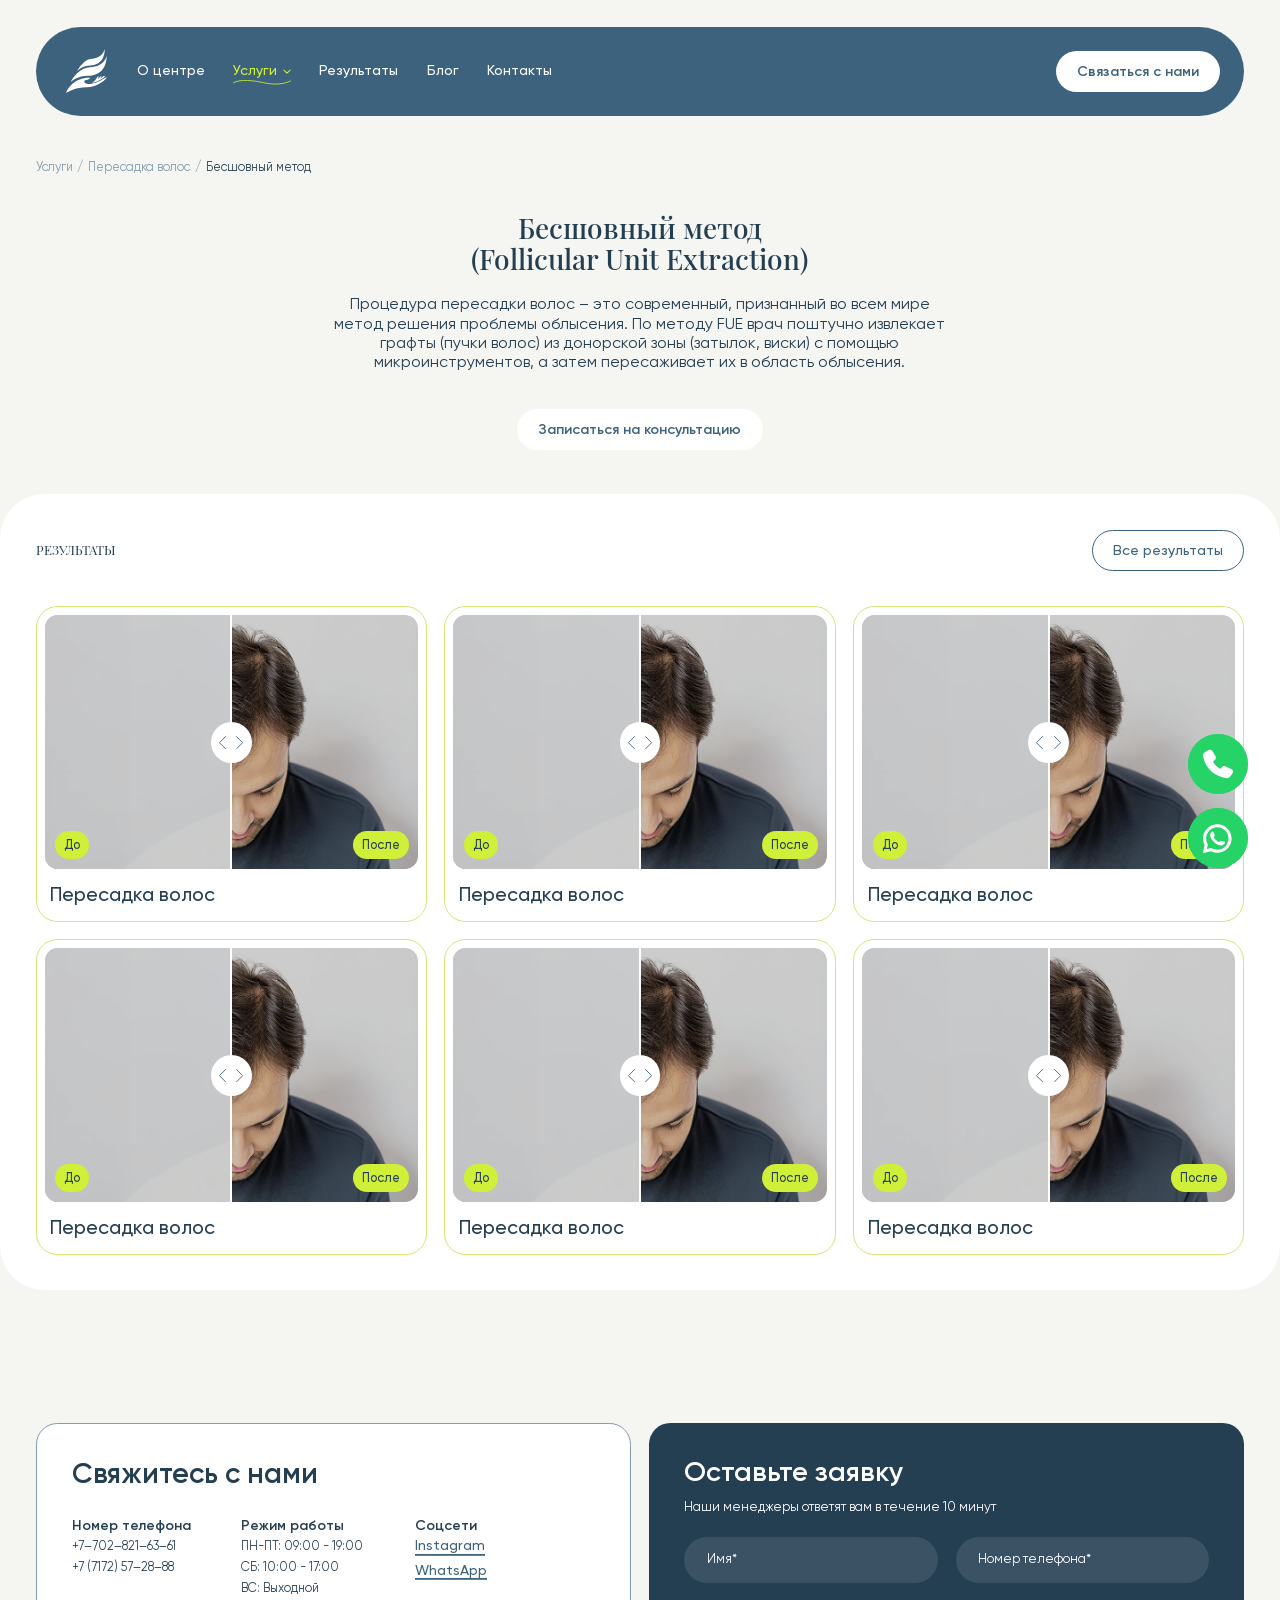
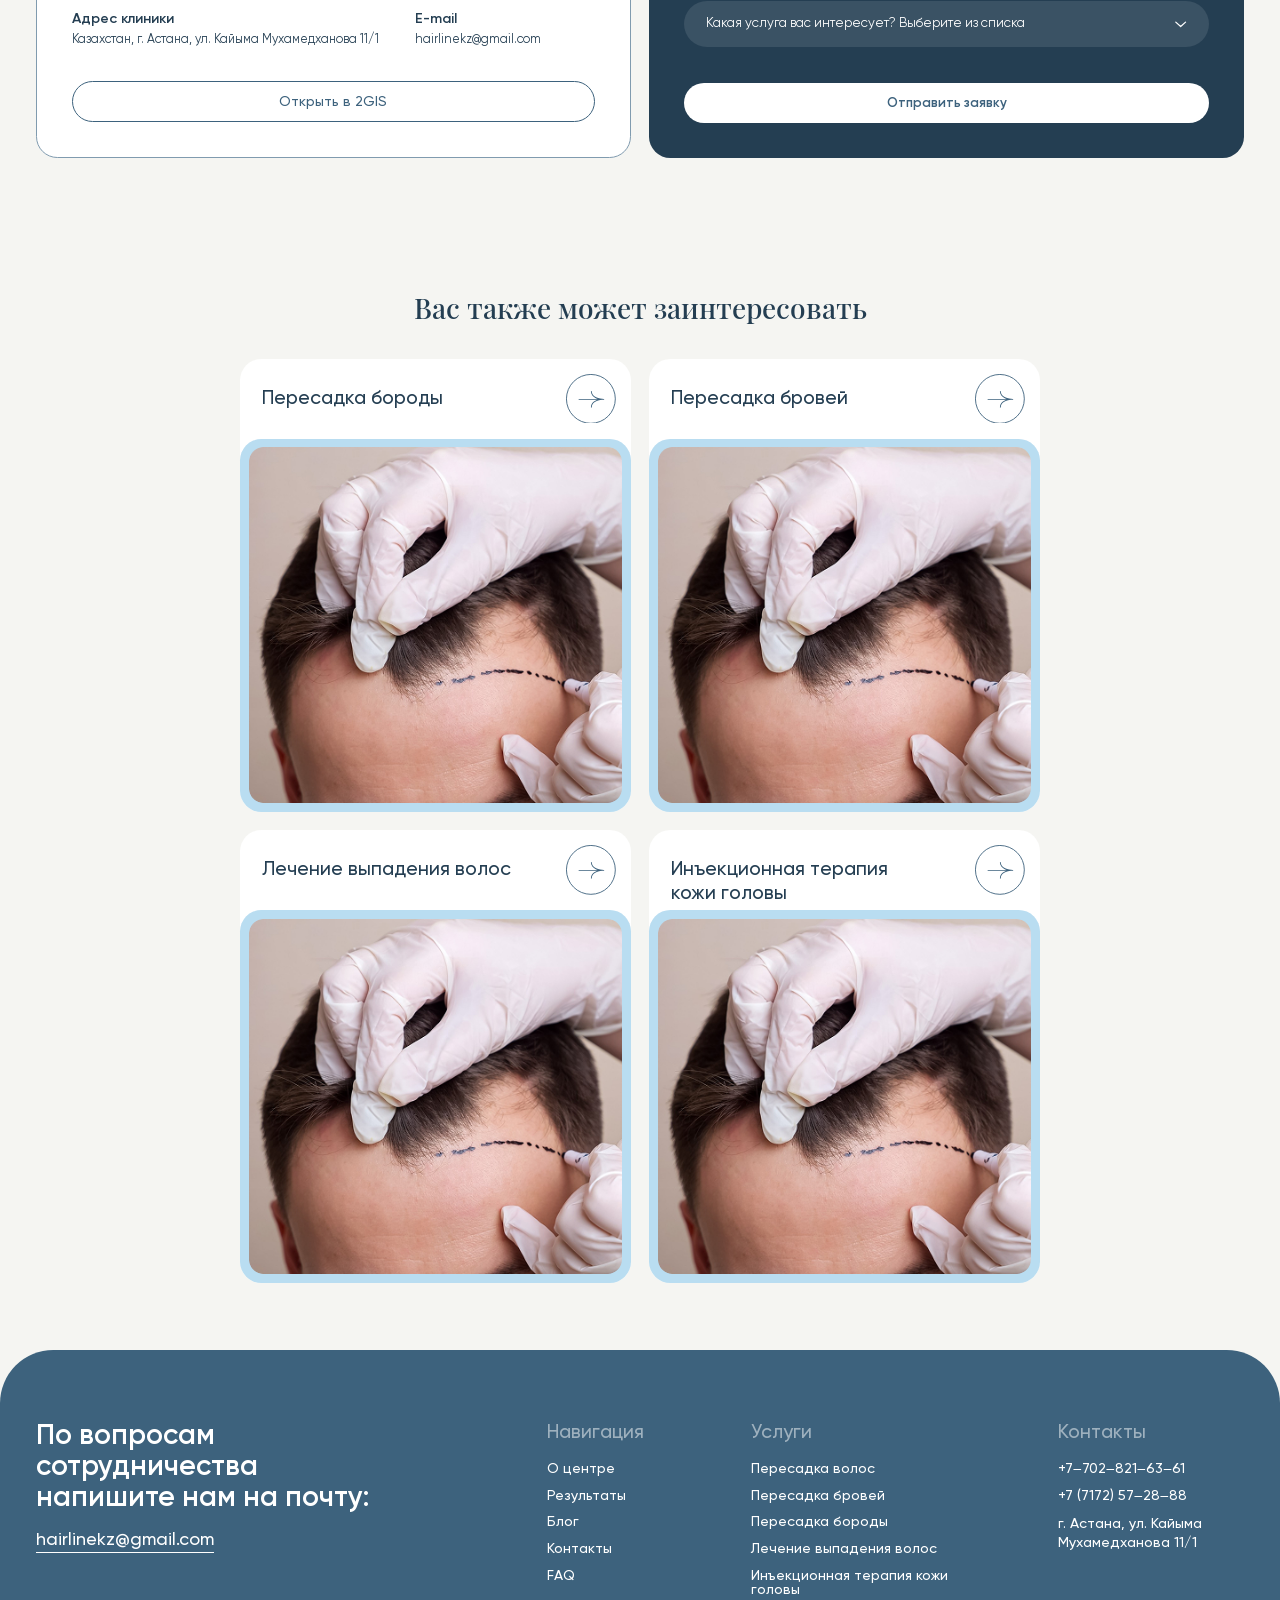
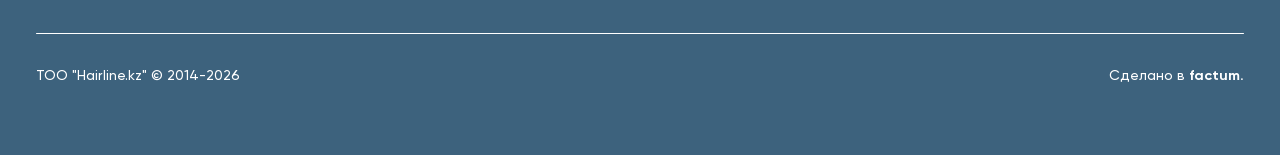
<file: services/hair-fue.html>
<!DOCTYPE html>
<html lang="ru">
<head>
  <meta charset="UTF-8" />
  <meta name="viewport" content="width=device-width, initial-scale=1.0" />
  <title>Бесшовный метод (FUE) — Hairline</title>
  <meta name="description" content="" />
  <link rel="icon" href="../assets/favicon/Fav%20512x512.svg" type="image/svg+xml" />

  <link rel="preload" as="font" type="font/woff2" href="../assets/fonts/gilroy-500.woff2" crossorigin />
  <link rel="preload" as="font" type="font/woff2" href="../assets/fonts/playfair-var.woff2" crossorigin />

  <link rel="stylesheet" href="../src/styles/main.css?v=108" />
</head>
<body class="page-method">

  <header class="header" data-header>
    <div class="container">
      <div class="header__pill">

        <a class="header__logo" href="../index.html" aria-label="Hairline — на главную">
          <img src="../assets/images/logoHeader.svg" alt="Hairline" width="46" height="50" />
        </a>

        <nav class="nav" aria-label="Основная навигация" data-nav>
          <a class="nav__link link-line" href="../about.html">О центре</a>

          <div class="nav__item" data-nav-drop>
            <a class="nav__link link-line is-active" href="../services.html" aria-haspopup="true" aria-expanded="false">
              Услуги
              <svg class="nav__chevron" viewBox="0 0 9 10" fill="none" aria-hidden="true">
                <path d="M1 3.5L4.5 7L8 3.5" stroke="currentColor" stroke-width="1.2"
                      stroke-linecap="round" stroke-linejoin="round" />
              </svg>
            </a>

            <div class="nav__drop">
              <div class="nav__drop-inner">
                <a class="is-active" href="hair.html" aria-current="page">Пересадка волос</a>
                <a href="brows.html">Пересадка бровей</a>
                <a href="beard.html">Пересадка бороды</a>
                <a href="injections.html">Инъекционная терапия кожи головы</a>
                <a href="hair-loss.html">Лечение выпадения волос</a>
              </div>
            </div>
          </div>

          <a class="nav__link link-line" href="../results.html">Результаты</a>
          <a class="nav__link link-line" href="../blog.html">Блог</a>
          <a class="nav__link link-line" href="../contacts.html">Контакты</a>

          <div class="nav__socials" aria-label="Социальные сети">
            <a href="#" target="_blank" rel="noopener" aria-label="Instagram">
              <img src="../assets/images/insta.svg" alt="" width="25" height="25" loading="lazy" />
            </a>
            <a href="#" target="_blank" rel="noopener" aria-label="WhatsApp">
              <img src="../assets/images/wpp.svg" alt="" width="25" height="25" loading="lazy" />
            </a>
          </div>
        </nav>

        <button class="btn header__cta" type="button" data-modal-open="modal-contact">Связаться с нами</button>
        <button class="header__burger" type="button" aria-label="Открыть меню" aria-expanded="false" data-menu-toggle>
          <span aria-hidden="true"></span>
          <span aria-hidden="true"></span>
          <span aria-hidden="true"></span>
        </button>

      </div>
    </div>
  </header>

  <dialog class="modal" id="modal-contact" aria-labelledby="modal-contact-title">
    <button class="modal__close" type="button" aria-label="Закрыть" data-modal-close>
      <svg viewBox="0 0 15 15" fill="none" aria-hidden="true">
        <path d="M1 1L14 14M14 1L1 14" stroke="currentColor" stroke-width="1.5"
              stroke-linecap="round" />
      </svg>
    </button>

    <div class="modal__head">
      <h2 id="modal-contact-title">Начните путь к здоровым и<br />густым волосам уже сегодня!</h2>
      <p>Наши менеджеры ответят вам в течение 10 минут</p>
    </div>

    <form action="#" method="post">
      <div class="modal__fields">
        <div class="field">
                  <input id="modal-name" type="text" name="name" placeholder=" " required />
                  <label for="modal-name">Имя*</label>
                  <span class="field__icon" aria-hidden="true"></span>
                </div>
        <div class="field">
                  <input id="modal-phone" type="tel" name="phone" placeholder=" " required />
                  <label for="modal-phone">Номер телефона*</label>
                  <span class="field__icon" aria-hidden="true"></span>
                </div>
      </div>
      <button class="btn btn--outline btn--block" type="submit">Отправить заявку</button>
    </form>
  </dialog>

  <main>

    <section class="method container">
      <nav class="crumbs" aria-label="Хлебные крошки">
        <a href="../services.html">Услуги</a>
        <span aria-hidden="true">/</span>
        <a href="hair.html">Пересадка волос</a>
        <span aria-hidden="true">/</span>
        <span aria-current="page">Бесшовный метод</span>
      </nav>

      <div class="method__intro">
        <div class="method__head">
          <h1>Бесшовный метод<br />(Follicular Unit Extraction)</h1>
          <p>Процедура пересадки волос – это современный, признанный во всем мире метод решения
            проблемы облысения. По методу FUE врач поштучно извлекает графты (пучки волос)
            из донорской зоны (затылок, виски) с помощью микроинструментов, а затем пересаживает
            их в область облысения.</p>
        </div>
        <button class="btn" type="button" data-modal-open="modal-contact">Записаться на консультацию</button>
      </div>
    </section>

    <section class="method-results">
      <div class="results">

        <div class="results__head">
          <p class="results__label">Результаты</p>
          <a class="btn btn--outline" href="../results.html">Все результаты</a>
        </div>

        <ul class="results__grid">

          <li class="result-card">
            <div class="result-card__compare" data-compare>
              <img class="result-card__img" src="../assets/images/after.png" alt="После пересадки волос" width="420" height="286" loading="lazy" />
              <span class="result-card__badge result-card__badge--after">После</span>

              <div class="result-card__before" data-compare-before>
                <img class="result-card__img" src="../assets/images/before.png" alt="До пересадки волос" width="420" height="286" loading="lazy" />
                <span class="result-card__badge result-card__badge--before">До</span>
              </div>

              <div class="result-card__handle" data-compare-handle aria-hidden="true">
                <span class="result-card__knob">
                  <svg viewBox="0 0 8 15" fill="none"><path d="M7.5 0.5L0.5 7.5L7.5 14.5" stroke="#3D627D" stroke-linecap="round" stroke-linejoin="round" /></svg>
                  <svg viewBox="0 0 8 15" fill="none"><path d="M7.5 0.5L0.5 7.5L7.5 14.5" stroke="#3D627D" stroke-linecap="round" stroke-linejoin="round" /></svg>
                </span>
              </div>

              <input class="result-card__range" type="range" min="0" max="100" value="50" step="1"
                     aria-label="Сравнить до и после" data-compare-range />
            </div>
            <h3>Пересадка волос</h3>
          </li>

          <li class="result-card">
            <div class="result-card__compare" data-compare>
              <img class="result-card__img" src="../assets/images/after.png" alt="После пересадки волос" width="420" height="286" loading="lazy" />
              <span class="result-card__badge result-card__badge--after">После</span>

              <div class="result-card__before" data-compare-before>
                <img class="result-card__img" src="../assets/images/before.png" alt="До пересадки волос" width="420" height="286" loading="lazy" />
                <span class="result-card__badge result-card__badge--before">До</span>
              </div>

              <div class="result-card__handle" data-compare-handle aria-hidden="true">
                <span class="result-card__knob">
                  <svg viewBox="0 0 8 15" fill="none"><path d="M7.5 0.5L0.5 7.5L7.5 14.5" stroke="#3D627D" stroke-linecap="round" stroke-linejoin="round" /></svg>
                  <svg viewBox="0 0 8 15" fill="none"><path d="M7.5 0.5L0.5 7.5L7.5 14.5" stroke="#3D627D" stroke-linecap="round" stroke-linejoin="round" /></svg>
                </span>
              </div>

              <input class="result-card__range" type="range" min="0" max="100" value="50" step="1"
                     aria-label="Сравнить до и после" data-compare-range />
            </div>
            <h3>Пересадка волос</h3>
          </li>

          <li class="result-card">
            <div class="result-card__compare" data-compare>
              <img class="result-card__img" src="../assets/images/after.png" alt="После пересадки волос" width="420" height="286" loading="lazy" />
              <span class="result-card__badge result-card__badge--after">После</span>

              <div class="result-card__before" data-compare-before>
                <img class="result-card__img" src="../assets/images/before.png" alt="До пересадки волос" width="420" height="286" loading="lazy" />
                <span class="result-card__badge result-card__badge--before">До</span>
              </div>

              <div class="result-card__handle" data-compare-handle aria-hidden="true">
                <span class="result-card__knob">
                  <svg viewBox="0 0 8 15" fill="none"><path d="M7.5 0.5L0.5 7.5L7.5 14.5" stroke="#3D627D" stroke-linecap="round" stroke-linejoin="round" /></svg>
                  <svg viewBox="0 0 8 15" fill="none"><path d="M7.5 0.5L0.5 7.5L7.5 14.5" stroke="#3D627D" stroke-linecap="round" stroke-linejoin="round" /></svg>
                </span>
              </div>

              <input class="result-card__range" type="range" min="0" max="100" value="50" step="1"
                     aria-label="Сравнить до и после" data-compare-range />
            </div>
            <h3>Пересадка волос</h3>
          </li>

          <li class="result-card">
            <div class="result-card__compare" data-compare>
              <img class="result-card__img" src="../assets/images/after.png" alt="После пересадки волос" width="420" height="286" loading="lazy" />
              <span class="result-card__badge result-card__badge--after">После</span>

              <div class="result-card__before" data-compare-before>
                <img class="result-card__img" src="../assets/images/before.png" alt="До пересадки волос" width="420" height="286" loading="lazy" />
                <span class="result-card__badge result-card__badge--before">До</span>
              </div>

              <div class="result-card__handle" data-compare-handle aria-hidden="true">
                <span class="result-card__knob">
                  <svg viewBox="0 0 8 15" fill="none"><path d="M7.5 0.5L0.5 7.5L7.5 14.5" stroke="#3D627D" stroke-linecap="round" stroke-linejoin="round" /></svg>
                  <svg viewBox="0 0 8 15" fill="none"><path d="M7.5 0.5L0.5 7.5L7.5 14.5" stroke="#3D627D" stroke-linecap="round" stroke-linejoin="round" /></svg>
                </span>
              </div>

              <input class="result-card__range" type="range" min="0" max="100" value="50" step="1"
                     aria-label="Сравнить до и после" data-compare-range />
            </div>
            <h3>Пересадка волос</h3>
          </li>

          <li class="result-card">
            <div class="result-card__compare" data-compare>
              <img class="result-card__img" src="../assets/images/after.png" alt="После пересадки волос" width="420" height="286" loading="lazy" />
              <span class="result-card__badge result-card__badge--after">После</span>

              <div class="result-card__before" data-compare-before>
                <img class="result-card__img" src="../assets/images/before.png" alt="До пересадки волос" width="420" height="286" loading="lazy" />
                <span class="result-card__badge result-card__badge--before">До</span>
              </div>

              <div class="result-card__handle" data-compare-handle aria-hidden="true">
                <span class="result-card__knob">
                  <svg viewBox="0 0 8 15" fill="none"><path d="M7.5 0.5L0.5 7.5L7.5 14.5" stroke="#3D627D" stroke-linecap="round" stroke-linejoin="round" /></svg>
                  <svg viewBox="0 0 8 15" fill="none"><path d="M7.5 0.5L0.5 7.5L7.5 14.5" stroke="#3D627D" stroke-linecap="round" stroke-linejoin="round" /></svg>
                </span>
              </div>

              <input class="result-card__range" type="range" min="0" max="100" value="50" step="1"
                     aria-label="Сравнить до и после" data-compare-range />
            </div>
            <h3>Пересадка волос</h3>
          </li>

          <li class="result-card">
            <div class="result-card__compare" data-compare>
              <img class="result-card__img" src="../assets/images/after.png" alt="После пересадки волос" width="420" height="286" loading="lazy" />
              <span class="result-card__badge result-card__badge--after">После</span>

              <div class="result-card__before" data-compare-before>
                <img class="result-card__img" src="../assets/images/before.png" alt="До пересадки волос" width="420" height="286" loading="lazy" />
                <span class="result-card__badge result-card__badge--before">До</span>
              </div>

              <div class="result-card__handle" data-compare-handle aria-hidden="true">
                <span class="result-card__knob">
                  <svg viewBox="0 0 8 15" fill="none"><path d="M7.5 0.5L0.5 7.5L7.5 14.5" stroke="#3D627D" stroke-linecap="round" stroke-linejoin="round" /></svg>
                  <svg viewBox="0 0 8 15" fill="none"><path d="M7.5 0.5L0.5 7.5L7.5 14.5" stroke="#3D627D" stroke-linecap="round" stroke-linejoin="round" /></svg>
                </span>
              </div>

              <input class="result-card__range" type="range" min="0" max="100" value="50" step="1"
                     aria-label="Сравнить до и после" data-compare-range />
            </div>
            <h3>Пересадка волос</h3>
          </li>

        </ul>
      </div>
    </section>

    <section class="contacts section container" id="contacts">
      <div class="contacts__grid">

        <div class="contacts__card">
          <h2>Свяжитесь с нами</h2>

          <div class="contacts__info">
            <div class="contacts__col">
              <h3>Номер телефона</h3>
              <a href="tel:+77028216361">+7‒702‒821‒63‒61</a>
              <a href="tel:+77172572888">+7 (7172) 57‒28‒88</a>
            </div>

            <div class="contacts__col">
              <h3>Режим работы</h3>
              <p>ПН-ПТ: 09:00 - 19:00</p>
              <p>СБ: 10:00 - 17:00</p>
              <p>ВС: Выходной</p>
            </div>

            <div class="contacts__col">
              <h3>Соцсети</h3>
              <div class="contacts__socials">
                <a class="link-solid" href="#" target="_blank" rel="noopener" aria-label="Instagram">
                  <span class="contacts__social-text">Instagram</span>
                  <img src="../assets/images/instConnect.svg" alt="" width="25" height="25" loading="lazy" />
                </a>
                <a class="link-solid" href="#" target="_blank" rel="noopener" aria-label="WhatsApp">
                  <span class="contacts__social-text">WhatsApp</span>
                  <img src="../assets/images/wppConnect.svg" alt="" width="25" height="25" loading="lazy" />
                </a>
              </div>
            </div>

            <div class="contacts__col contacts__col--address">
              <h3>Адрес клиники</h3>
              <p>Казахстан, г. Астана, ул. Кайыма Мухамедханова 11/1</p>
            </div>

            <div class="contacts__col contacts__col--email">
              <h3>E-mail</h3>
              <a href="mailto:hairlinekz@gmail.com">hairlinekz@gmail.com</a>
            </div>
          </div>

          <a class="btn btn--outline btn--block" href="#" target="_blank" rel="noopener">Открыть в 2GIS</a>
        </div>

        <div class="cta-card">
          <h2>Оставьте заявку</h2>
          <p class="cta-card__note">Наши менеджеры ответят вам в течение 10 минут</p>

          <form action="#" method="post">
            <div class="cta-card__fields">
              <div class="field field--dark">
                  <input id="cta-name" type="text" name="name" placeholder=" " required />
                  <label for="cta-name">Имя*</label>
                  <span class="field__icon" aria-hidden="true"></span>
                </div>
              <div class="field field--dark">
                  <input id="cta-phone" type="tel" name="phone" placeholder=" " required />
                  <label for="cta-phone">Номер телефона*</label>
                  <span class="field__icon" aria-hidden="true"></span>
                </div>

              <div class="select" data-select>
                <button class="select__toggle" type="button" aria-haspopup="listbox" aria-expanded="false">
                  <span data-select-label>Какая услуга вас интересует? Выберите из списка</span>
                  <svg viewBox="0 0 15 20" fill="none" aria-hidden="true">
                    <path d="M2 8L7.5 13L13 8" stroke="currentColor" stroke-width="1.4"
                          stroke-linecap="round" stroke-linejoin="round" />
                  </svg>
                </button>

                <ul class="select__list" role="listbox" aria-label="Услуга">
                  <li role="option" tabindex="-1" data-value="hair">Пересадка волос</li>
                  <li role="option" tabindex="-1" data-value="brows">Пересадка бровей</li>
                  <li role="option" tabindex="-1" data-value="beard">Пересадка бороды</li>
                  <li role="option" tabindex="-1" data-value="injections">Инъекционная терапия кожи головы</li>
                  <li role="option" tabindex="-1" data-value="hair-loss">Лечение выпадения волос</li>
                </ul>

                <input type="hidden" name="service" data-select-input />
              </div>
            </div>
            <button class="btn btn--block" type="submit">Отправить заявку</button>
          </form>
        </div>

      </div>
    </section>

    <section class="services services--related section container">
      <div class="services__inner">
        <div class="services__head">
          <h2>Вас также может заинтересовать</h2>
        </div>

        <div class="services__grid">

        <a class="service-card" href="beard.html">
          <div class="service-card__head">
            <div class="service-card__title">
              <h3>Пересадка бороды</h3>
              <ul class="service-card__subs">
                <li>Подкатегория 1</li>
                <li>Подкатегория 2</li>
                <li>Подкатегория 3</li>
              </ul>
            </div>
            <svg class="service-card__arrow" viewBox="0 0 56 56" fill="none" aria-hidden="true">
              <rect x="0.5" y="0.5" width="55" height="55" rx="27.5" stroke="#3D627D" />
              <path d="M28.5 19C28.7761 19 29 19.2239 29 19.5C29 22.8273 31.1366 24.9392 33.96 26.2461C36.7908 27.5564 40.2133 28 42.5 28C42.5344 28 42.5681 28.0031 42.6006 28.0098C42.6656 28.0231 42.7261 28.0491 42.7793 28.085C42.8328 28.121 42.879 28.1672 42.915 28.2207C42.9509 28.2739 42.977 28.3344 42.9902 28.3994C42.9969 28.4319 43 28.4656 43 28.5C43 28.5344 42.9969 28.5681 42.9902 28.6006C42.977 28.6656 42.9509 28.7261 42.915 28.7793C42.879 28.8328 42.8328 28.879 42.7793 28.915C42.7261 28.9509 42.6656 28.977 42.6006 28.9902C42.5681 28.9969 42.5344 29 42.5 29C40.2133 29 36.7908 29.4436 33.96 30.7539C31.1366 32.0608 29 34.1727 29 37.5C29 37.7761 28.7761 38 28.5 38C28.2239 38 28 37.7761 28 37.5C28 33.6274 30.5302 31.2398 33.54 29.8467C34.2626 29.5122 35.0188 29.233 35.7832 29H14.5C14.2239 28.9999 14.0001 28.7761 14 28.5C14.0001 28.2239 14.2239 28.0001 14.5 28H35.7832C35.0188 27.767 34.2626 27.4878 33.54 27.1533C30.5302 25.7602 28 23.3726 28 19.5C28 19.2239 28.2239 19 28.5 19Z" />
            </svg>
          </div>
          <div class="service-card__media">
            <img src="../assets/images/imgServices.png" alt="" width="420" height="400" loading="lazy" />
          </div>
        </a>

        <a class="service-card" href="brows.html">
          <div class="service-card__head">
            <div class="service-card__title">
              <h3>Пересадка бровей</h3>
              <ul class="service-card__subs">
                <li>Подкатегория 1</li>
                <li>Подкатегория 2</li>
                <li>Подкатегория 3</li>
              </ul>
            </div>
            <svg class="service-card__arrow" viewBox="0 0 56 56" fill="none" aria-hidden="true">
              <rect x="0.5" y="0.5" width="55" height="55" rx="27.5" stroke="#3D627D" />
              <path d="M28.5 19C28.7761 19 29 19.2239 29 19.5C29 22.8273 31.1366 24.9392 33.96 26.2461C36.7908 27.5564 40.2133 28 42.5 28C42.5344 28 42.5681 28.0031 42.6006 28.0098C42.6656 28.0231 42.7261 28.0491 42.7793 28.085C42.8328 28.121 42.879 28.1672 42.915 28.2207C42.9509 28.2739 42.977 28.3344 42.9902 28.3994C42.9969 28.4319 43 28.4656 43 28.5C43 28.5344 42.9969 28.5681 42.9902 28.6006C42.977 28.6656 42.9509 28.7261 42.915 28.7793C42.879 28.8328 42.8328 28.879 42.7793 28.915C42.7261 28.9509 42.6656 28.977 42.6006 28.9902C42.5681 28.9969 42.5344 29 42.5 29C40.2133 29 36.7908 29.4436 33.96 30.7539C31.1366 32.0608 29 34.1727 29 37.5C29 37.7761 28.7761 38 28.5 38C28.2239 38 28 37.7761 28 37.5C28 33.6274 30.5302 31.2398 33.54 29.8467C34.2626 29.5122 35.0188 29.233 35.7832 29H14.5C14.2239 28.9999 14.0001 28.7761 14 28.5C14.0001 28.2239 14.2239 28.0001 14.5 28H35.7832C35.0188 27.767 34.2626 27.4878 33.54 27.1533C30.5302 25.7602 28 23.3726 28 19.5C28 19.2239 28.2239 19 28.5 19Z" />
            </svg>
          </div>
          <div class="service-card__media">
            <img src="../assets/images/imgServices.png" alt="" width="420" height="400" loading="lazy" />
          </div>
        </a>

        <a class="service-card" href="hair-loss.html">
          <div class="service-card__head">
            <div class="service-card__title">
              <h3>Лечение выпадения волос</h3>
              <ul class="service-card__subs">
                <li>Подкатегория 1</li>
                <li>Подкатегория 2</li>
                <li>Подкатегория 3</li>
              </ul>
            </div>
            <svg class="service-card__arrow" viewBox="0 0 56 56" fill="none" aria-hidden="true">
              <rect x="0.5" y="0.5" width="55" height="55" rx="27.5" stroke="#3D627D" />
              <path d="M28.5 19C28.7761 19 29 19.2239 29 19.5C29 22.8273 31.1366 24.9392 33.96 26.2461C36.7908 27.5564 40.2133 28 42.5 28C42.5344 28 42.5681 28.0031 42.6006 28.0098C42.6656 28.0231 42.7261 28.0491 42.7793 28.085C42.8328 28.121 42.879 28.1672 42.915 28.2207C42.9509 28.2739 42.977 28.3344 42.9902 28.3994C42.9969 28.4319 43 28.4656 43 28.5C43 28.5344 42.9969 28.5681 42.9902 28.6006C42.977 28.6656 42.9509 28.7261 42.915 28.7793C42.879 28.8328 42.8328 28.879 42.7793 28.915C42.7261 28.9509 42.6656 28.977 42.6006 28.9902C42.5681 28.9969 42.5344 29 42.5 29C40.2133 29 36.7908 29.4436 33.96 30.7539C31.1366 32.0608 29 34.1727 29 37.5C29 37.7761 28.7761 38 28.5 38C28.2239 38 28 37.7761 28 37.5C28 33.6274 30.5302 31.2398 33.54 29.8467C34.2626 29.5122 35.0188 29.233 35.7832 29H14.5C14.2239 28.9999 14.0001 28.7761 14 28.5C14.0001 28.2239 14.2239 28.0001 14.5 28H35.7832C35.0188 27.767 34.2626 27.4878 33.54 27.1533C30.5302 25.7602 28 23.3726 28 19.5C28 19.2239 28.2239 19 28.5 19Z" />
            </svg>
          </div>
          <div class="service-card__media">
            <img src="../assets/images/imgServices.png" alt="" width="420" height="400" loading="lazy" />
          </div>
        </a>

        <a class="service-card" href="injections.html">
          <div class="service-card__head">
            <div class="service-card__title">
              <h3>Инъекционная терапия кожи головы</h3>
              <ul class="service-card__subs">
                <li>Подкатегория 1</li>
                <li>Подкатегория 2</li>
                <li>Подкатегория 3</li>
              </ul>
            </div>
            <svg class="service-card__arrow" viewBox="0 0 56 56" fill="none" aria-hidden="true">
              <rect x="0.5" y="0.5" width="55" height="55" rx="27.5" stroke="#3D627D" />
              <path d="M28.5 19C28.7761 19 29 19.2239 29 19.5C29 22.8273 31.1366 24.9392 33.96 26.2461C36.7908 27.5564 40.2133 28 42.5 28C42.5344 28 42.5681 28.0031 42.6006 28.0098C42.6656 28.0231 42.7261 28.0491 42.7793 28.085C42.8328 28.121 42.879 28.1672 42.915 28.2207C42.9509 28.2739 42.977 28.3344 42.9902 28.3994C42.9969 28.4319 43 28.4656 43 28.5C43 28.5344 42.9969 28.5681 42.9902 28.6006C42.977 28.6656 42.9509 28.7261 42.915 28.7793C42.879 28.8328 42.8328 28.879 42.7793 28.915C42.7261 28.9509 42.6656 28.977 42.6006 28.9902C42.5681 28.9969 42.5344 29 42.5 29C40.2133 29 36.7908 29.4436 33.96 30.7539C31.1366 32.0608 29 34.1727 29 37.5C29 37.7761 28.7761 38 28.5 38C28.2239 38 28 37.7761 28 37.5C28 33.6274 30.5302 31.2398 33.54 29.8467C34.2626 29.5122 35.0188 29.233 35.7832 29H14.5C14.2239 28.9999 14.0001 28.7761 14 28.5C14.0001 28.2239 14.2239 28.0001 14.5 28H35.7832C35.0188 27.767 34.2626 27.4878 33.54 27.1533C30.5302 25.7602 28 23.3726 28 19.5C28 19.2239 28.2239 19 28.5 19Z" />
            </svg>
          </div>
          <div class="service-card__media">
            <img src="../assets/images/imgServices.png" alt="" width="420" height="400" loading="lazy" />
          </div>
        </a>

        </div>

      </div>
    </section>
  </main>

  <footer class="footer">
    <div class="container">

      <div class="footer__top">

        <div class="footer__cta">
          <h2>По вопросам сотрудничества<br />напишите нам на почту:</h2>
          <a class="footer__email" href="mailto:hairlinekz@gmail.com">hairlinekz@gmail.com</a>
        </div>

        <div class="footer__cols">

          <div class="footer__col footer__col--nav">
          <h3>Навигация</h3>
            <nav class="footer__list" aria-label="Навигация в подвале">
              <a class="link-line" href="../about.html">О центре</a>
              <a class="link-line" href="../results.html">Результаты</a>
              <a class="link-line" href="../blog.html">Блог</a>
              <a class="link-line" href="../contacts.html">Контакты</a>
              <a class="link-line" href="../index.html#faq">FAQ</a>
            </nav>
          </div>

          <div class="footer__col footer__col--services">
          <h3>Услуги</h3>
            <nav class="footer__list" aria-label="Услуги">
              <a class="link-line" href="hair.html">Пересадка волос</a>
              <a class="link-line" href="brows.html">Пересадка бровей</a>
              <a class="link-line" href="beard.html">Пересадка бороды</a>
              <a class="link-line" href="hair-loss.html">Лечение выпадения волос</a>
              <a class="link-line" href="injections.html">Инъекционная терапия кожи головы</a>
            </nav>
          </div>

          <div class="footer__col footer__col--contacts">
          <h3>Контакты</h3>
            <div class="footer__list">
              <a class="footer__contact link-line" href="tel:+77028216361">+7‒702‒821‒63‒61</a>
              <a class="footer__contact link-line" href="tel:+77172572888">+7 (7172) 57‒28‒88</a>
              <p class="footer__contact footer__contact--address">г. Астана, ул. Кайыма Мухамедханова 11/1</p>
            </div>
          </div>

        </div>

        <div class="footer__socials" aria-label="Социальные сети">
          <a href="#" target="_blank" rel="noopener" aria-label="Instagram">
            <img src="../assets/images/insta.svg" alt="" width="25" height="25" loading="lazy" />
          </a>
          <a href="#" target="_blank" rel="noopener" aria-label="WhatsApp">
            <img src="../assets/images/wpp.svg" alt="" width="25" height="25" loading="lazy" />
          </a>
        </div>
      </div>

      <div class="footer__line"></div>

      <div class="footer__bottom">
        <p>ТОО "Hairline.kz" © 2014-2026</p>
        <p>Сделано в <a href="https://factum.agency/" target="_blank" rel="noopener"><b>factum.</b></a></p>
      </div>

    </div>
  </footer>

  <script src="../assets/vendor/lenis.min.js"></script>
  <script src="../src/lib/main.js?v=22"></script>

  <div class="fab-stack">
        <a class="fab fab--phone" href="tel:+77028216361" aria-label="Позвонить">
      <span class="fab__icon"><svg width="19" height="18" viewBox="0 0 19 18" fill="none" xmlns="http://www.w3.org/2000/svg" aria-hidden="true"><path d="M17.9288 12.176L14.4006 10.5051C13.5138 10.0844 12.4371 10.3609 11.8986 11.1542L11.2906 12.0377C10.3277 11.7012 7.91442 10.5893 6.32451 7.45787L7.52806 6.45419C8.20581 5.8832 8.38312 4.92155 7.93974 4.17025L6.0458 0.942745C5.77978 0.497975 5.33005 0.173402 4.81064 0.0531641C4.28492 -0.0669958 3.7275 0.0171071 3.27778 0.299614L0.877163 1.79019C0.26269 2.17484 -0.0793291 2.86606 0.0157216 3.5572C0.389408 6.41212 2.60635 15.9024 15.2051 17.9699C15.3127 17.988 15.4204 18 15.5281 18C16.1868 18 16.8013 17.6754 17.1687 17.1285L18.7015 14.8145C18.9929 14.3698 19.0752 13.8349 18.9296 13.33C18.7839 12.8311 18.4165 12.4104 17.9288 12.176Z"></path></svg></span>
    </a>
    <a class="fab fab--whatsapp" target="_blank" rel="nofollow noopener" href="https://wa.me/77028216361?text=%D0%97%D0%B4%D1%80%D0%B0%D0%B2%D1%81%D1%82%D0%B2%D1%83%D0%B9%D1%82%D0%B5%21%20%D0%9F%D0%B8%D1%88%D1%83%20%D1%81%20%D1%81%D0%B0%D0%B9%D1%82%D0%B0" aria-label="Написать в WhatsApp">
      <span class="fab__icon"><svg width="13" height="13" viewBox="0 0 13 13" fill="none" xmlns="http://www.w3.org/2000/svg" aria-hidden="true"><path d="M5.89639 0.507229C2.59515 0.664415 -0.00998593 3.41371 2.87769e-05 6.71868C0.00307803 7.72529 0.246092 8.6754 0.674781 9.5149L0.0165904 12.7098C-0.0190141 12.8827 0.136857 13.034 0.308541 12.9933L3.4392 12.2516C4.24351 12.6523 5.14693 12.8837 6.10305 12.8983C9.47723 12.9498 12.2907 10.2706 12.3959 6.89769C12.5086 3.28214 9.52458 0.334438 5.89639 0.507229ZM9.63193 10.132C8.71509 11.0488 7.49608 11.5537 6.19949 11.5537C5.44029 11.5537 4.71343 11.3834 4.03903 11.0475L3.60305 10.8303L1.68364 11.285L2.08766 9.32373L1.87287 8.90311C1.52277 8.21748 1.34526 7.47606 1.34526 6.69949C1.34526 5.40287 1.85018 4.18388 2.76702 3.26701C3.67566 2.35836 4.91456 1.84522 6.19958 1.84522C7.49617 1.84525 8.71513 2.35017 9.63196 3.26698C10.5488 4.18382 11.0537 5.40281 11.0538 6.6994C11.0537 7.98445 10.5406 9.22334 9.63193 10.132Z"></path><path d="M9.20802 8.04417L8.00718 7.69937C7.84931 7.65405 7.6793 7.69883 7.56426 7.81604L7.27061 8.11523C7.14678 8.24138 6.9589 8.28192 6.79501 8.21562C6.22696 7.98573 5.03201 6.92327 4.72684 6.39183C4.6388 6.23853 4.65336 6.04688 4.76146 5.907L5.01784 5.57532C5.11828 5.44537 5.13948 5.27085 5.07305 5.12063L4.56783 3.97796C4.44682 3.70428 4.09708 3.62461 3.8686 3.81785C3.53345 4.10131 3.13579 4.53206 3.08745 5.00927C3.00222 5.85062 3.36305 6.91122 4.72753 8.18474C6.30388 9.656 7.56621 9.85037 8.3881 9.65128C8.85428 9.53836 9.22682 9.0857 9.46195 8.71507C9.62224 8.46237 9.49567 8.12677 9.20802 8.04417Z"></path></svg></span>
    </a>
  </div>
</body>
</html>
</file>
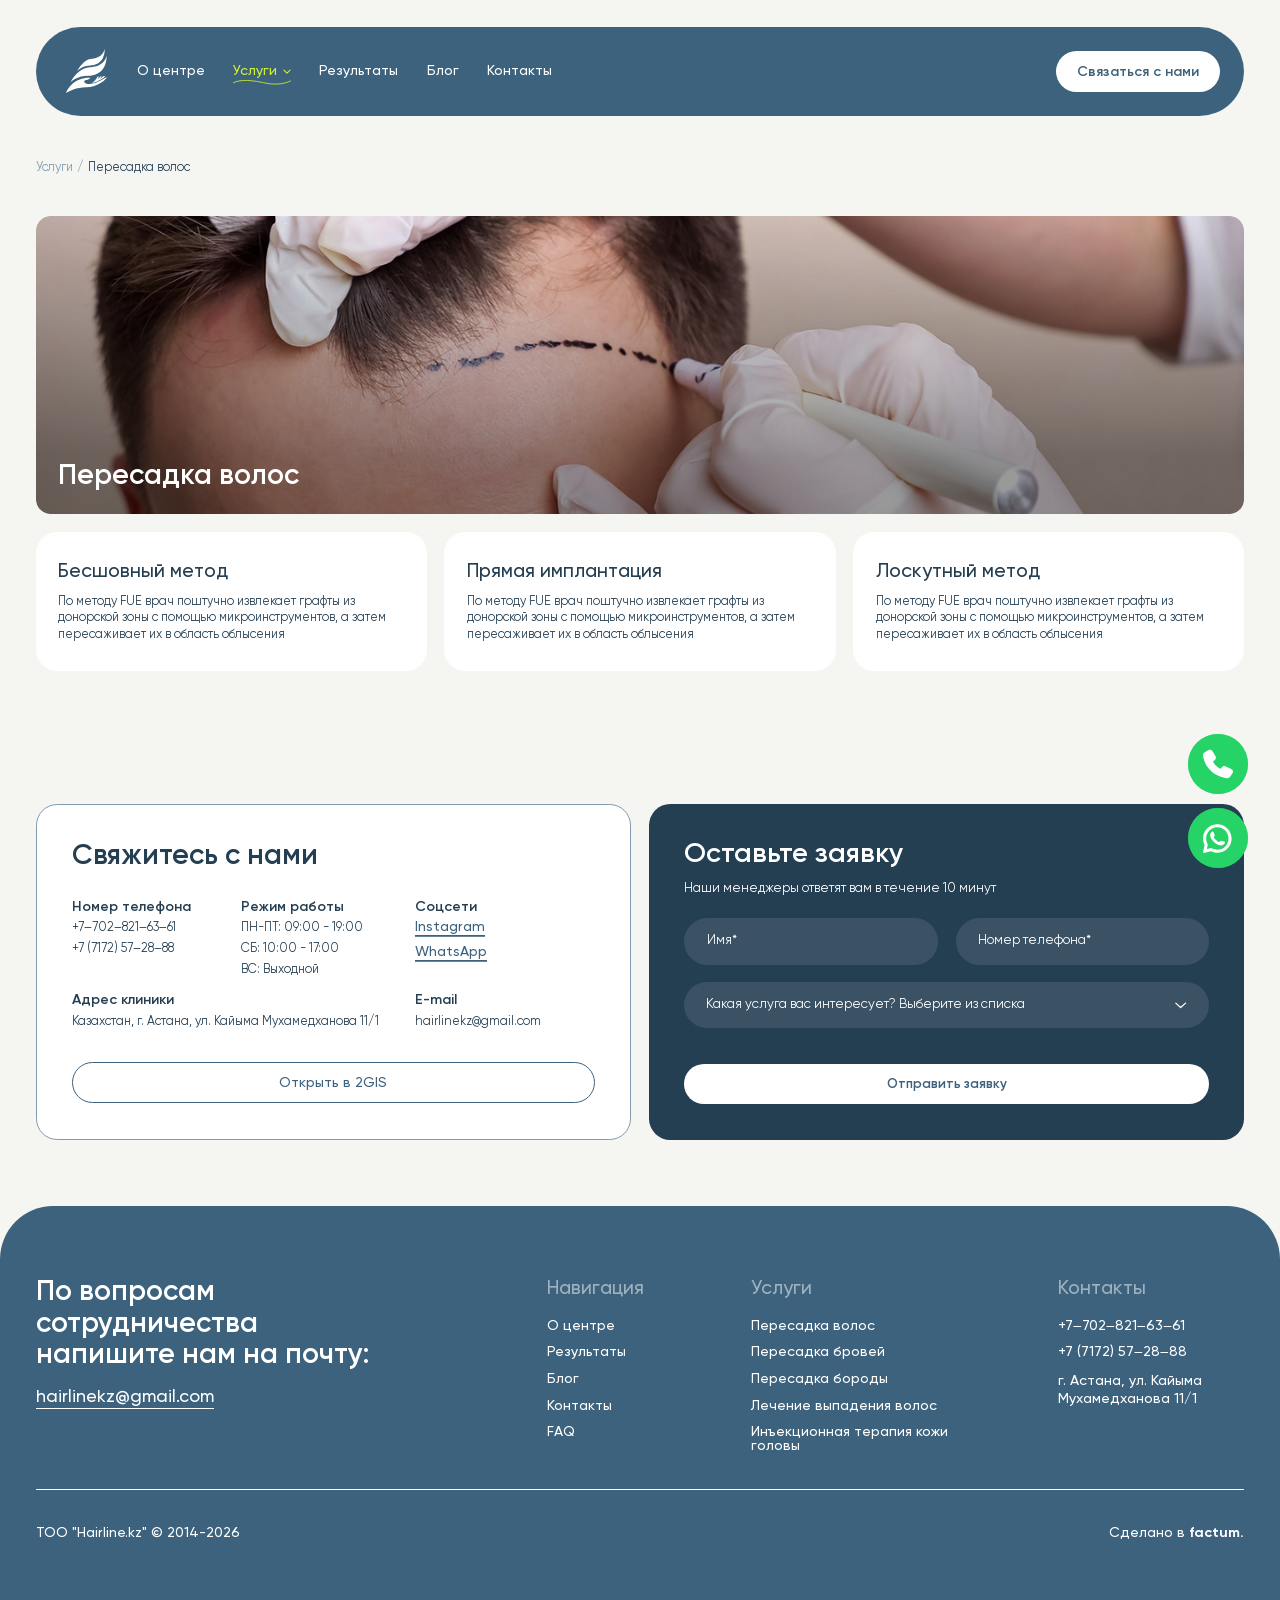
<file: services/hair.html>
<!DOCTYPE html>
<html lang="ru">
<head>
  <meta charset="UTF-8" />
  <meta name="viewport" content="width=device-width, initial-scale=1.0" />
  <title>Пересадка волос — Hairline</title>
  <meta name="description" content="" />
  <link rel="icon" href="../assets/favicon/Fav%20512x512.svg" type="image/svg+xml" />

  <link rel="preload" as="font" type="font/woff2" href="../assets/fonts/gilroy-500.woff2" crossorigin />
  <link rel="preload" as="font" type="font/woff2" href="../assets/fonts/playfair-var.woff2" crossorigin />

  <link rel="stylesheet" href="../src/styles/main.css?v=108" />
</head>
<body class="page-service">

  <header class="header" data-header>
    <div class="container">
      <div class="header__pill">

        <a class="header__logo" href="../index.html" aria-label="Hairline — на главную">
          <img src="../assets/images/logoHeader.svg" alt="Hairline" width="46" height="50" />
        </a>

        <nav class="nav" aria-label="Основная навигация" data-nav>
          <a class="nav__link link-line" href="../about.html">О центре</a>

          <div class="nav__item" data-nav-drop>
            <a class="nav__link link-line is-active" href="../services.html" aria-haspopup="true" aria-expanded="false">
              Услуги
              <svg class="nav__chevron" viewBox="0 0 9 10" fill="none" aria-hidden="true">
                <path d="M1 3.5L4.5 7L8 3.5" stroke="currentColor" stroke-width="1.2"
                      stroke-linecap="round" stroke-linejoin="round" />
              </svg>
            </a>

            <div class="nav__drop">
              <div class="nav__drop-inner">
                <a class="is-active" href="hair.html" aria-current="page">Пересадка волос</a>
                <a href="brows.html">Пересадка бровей</a>
                <a href="beard.html">Пересадка бороды</a>
                <a href="injections.html">Инъекционная терапия кожи головы</a>
                <a href="hair-loss.html">Лечение выпадения волос</a>
              </div>
            </div>
          </div>

          <a class="nav__link link-line" href="../results.html">Результаты</a>
          <a class="nav__link link-line" href="../blog.html">Блог</a>
          <a class="nav__link link-line" href="../contacts.html">Контакты</a>

          <div class="nav__socials" aria-label="Социальные сети">
            <a href="#" target="_blank" rel="noopener" aria-label="Instagram">
              <img src="../assets/images/insta.svg" alt="" width="25" height="25" loading="lazy" />
            </a>
            <a href="#" target="_blank" rel="noopener" aria-label="WhatsApp">
              <img src="../assets/images/wpp.svg" alt="" width="25" height="25" loading="lazy" />
            </a>
          </div>
        </nav>

        <button class="btn header__cta" type="button" data-modal-open="modal-contact">Связаться с нами</button>
        <button class="header__burger" type="button" aria-label="Открыть меню" aria-expanded="false" data-menu-toggle>
          <span aria-hidden="true"></span>
          <span aria-hidden="true"></span>
          <span aria-hidden="true"></span>
        </button>

      </div>
    </div>
  </header>

  <dialog class="modal" id="modal-contact" aria-labelledby="modal-contact-title">
    <button class="modal__close" type="button" aria-label="Закрыть" data-modal-close>
      <svg viewBox="0 0 15 15" fill="none" aria-hidden="true">
        <path d="M1 1L14 14M14 1L1 14" stroke="currentColor" stroke-width="1.5"
              stroke-linecap="round" />
      </svg>
    </button>

    <div class="modal__head">
      <h2 id="modal-contact-title">Начните путь к здоровым и<br />густым волосам уже сегодня!</h2>
      <p>Наши менеджеры ответят вам в течение 10 минут</p>
    </div>

    <form action="#" method="post">
      <div class="modal__fields">
        <div class="field">
                  <input id="modal-name" type="text" name="name" placeholder=" " required />
                  <label for="modal-name">Имя*</label>
                  <span class="field__icon" aria-hidden="true"></span>
                </div>
        <div class="field">
                  <input id="modal-phone" type="tel" name="phone" placeholder=" " required />
                  <label for="modal-phone">Номер телефона*</label>
                  <span class="field__icon" aria-hidden="true"></span>
                </div>
      </div>
      <button class="btn btn--outline btn--block" type="submit">Отправить заявку</button>
    </form>
  </dialog>

  <main>

    <section class="service container">
      <nav class="crumbs" aria-label="Хлебные крошки">
        <a href="../services.html">Услуги</a>
        <span aria-hidden="true">/</span>
        <span aria-current="page">Пересадка волос</span>
      </nav>

      <div class="service__hero">
        <img src="../assets/images/uslugaImgBig.png" alt="" width="1360" height="335" />
        <h1>Пересадка волос</h1>
      </div>

      <div class="service__methods">
        <div class="service__method">
          <a class="method-card" href="hair-fue.html">
            <h3>Бесшовный метод</h3>
            <p>По методу FUE врач поштучно извлекает графты из донорской зоны с помощью микроинструментов, а затем пересаживает их в область облысения</p>
          </a>
          <a class="btn method-card__more" href="hair-fue.html">Подробнее</a>
        </div>
        <div class="service__method">
          <a class="method-card" href="hair-dhi.html">
            <h3>Прямая имплантация</h3>
            <p>По методу FUE врач поштучно извлекает графты из донорской зоны с помощью микроинструментов, а затем пересаживает их в область облысения</p>
          </a>
          <a class="btn method-card__more" href="hair-dhi.html">Подробнее</a>
        </div>
        <div class="service__method">
          <a class="method-card" href="hair-fut.html">
            <h3>Лоскутный метод</h3>
            <p>По методу FUE врач поштучно извлекает графты из донорской зоны с помощью микроинструментов, а затем пересаживает их в область облысения</p>
          </a>
          <a class="btn method-card__more" href="hair-fut.html">Подробнее</a>
        </div>
      </div>
    </section>

    <section class="contacts section container" id="contacts">
      <div class="contacts__grid">

        <div class="contacts__card">
          <h2>Свяжитесь с нами</h2>

          <div class="contacts__info">
            <div class="contacts__col">
              <h3>Номер телефона</h3>
              <a href="tel:+77028216361">+7‒702‒821‒63‒61</a>
              <a href="tel:+77172572888">+7 (7172) 57‒28‒88</a>
            </div>

            <div class="contacts__col">
              <h3>Режим работы</h3>
              <p>ПН-ПТ: 09:00 - 19:00</p>
              <p>СБ: 10:00 - 17:00</p>
              <p>ВС: Выходной</p>
            </div>

            <div class="contacts__col">
              <h3>Соцсети</h3>
              <div class="contacts__socials">
                <a class="link-solid" href="#" target="_blank" rel="noopener" aria-label="Instagram">
                  <span class="contacts__social-text">Instagram</span>
                  <img src="../assets/images/instConnect.svg" alt="" width="25" height="25" loading="lazy" />
                </a>
                <a class="link-solid" href="#" target="_blank" rel="noopener" aria-label="WhatsApp">
                  <span class="contacts__social-text">WhatsApp</span>
                  <img src="../assets/images/wppConnect.svg" alt="" width="25" height="25" loading="lazy" />
                </a>
              </div>
            </div>

            <div class="contacts__col contacts__col--address">
              <h3>Адрес клиники</h3>
              <p>Казахстан, г. Астана, ул. Кайыма Мухамедханова 11/1</p>
            </div>

            <div class="contacts__col contacts__col--email">
              <h3>E-mail</h3>
              <a href="mailto:hairlinekz@gmail.com">hairlinekz@gmail.com</a>
            </div>
          </div>

          <a class="btn btn--outline btn--block" href="#" target="_blank" rel="noopener">Открыть в 2GIS</a>
        </div>

        <div class="cta-card">
          <h2>Оставьте заявку</h2>
          <p class="cta-card__note">Наши менеджеры ответят вам в течение 10 минут</p>

          <form action="#" method="post">
            <div class="cta-card__fields">
              <div class="field field--dark">
                  <input id="cta-name" type="text" name="name" placeholder=" " required />
                  <label for="cta-name">Имя*</label>
                  <span class="field__icon" aria-hidden="true"></span>
                </div>
              <div class="field field--dark">
                  <input id="cta-phone" type="tel" name="phone" placeholder=" " required />
                  <label for="cta-phone">Номер телефона*</label>
                  <span class="field__icon" aria-hidden="true"></span>
                </div>

              <div class="select" data-select>
                <button class="select__toggle" type="button" aria-haspopup="listbox" aria-expanded="false">
                  <span data-select-label>Какая услуга вас интересует? Выберите из списка</span>
                  <svg viewBox="0 0 15 20" fill="none" aria-hidden="true">
                    <path d="M2 8L7.5 13L13 8" stroke="currentColor" stroke-width="1.4"
                          stroke-linecap="round" stroke-linejoin="round" />
                  </svg>
                </button>

                <ul class="select__list" role="listbox" aria-label="Услуга">
                  <li role="option" tabindex="-1" data-value="hair">Пересадка волос</li>
                  <li role="option" tabindex="-1" data-value="brows">Пересадка бровей</li>
                  <li role="option" tabindex="-1" data-value="beard">Пересадка бороды</li>
                  <li role="option" tabindex="-1" data-value="injections">Инъекционная терапия кожи головы</li>
                  <li role="option" tabindex="-1" data-value="hair-loss">Лечение выпадения волос</li>
                </ul>

                <input type="hidden" name="service" data-select-input />
              </div>
            </div>
            <button class="btn btn--block" type="submit">Отправить заявку</button>
          </form>
        </div>

      </div>
    </section>

  </main>

  <footer class="footer">
    <div class="container">

      <div class="footer__top">

        <div class="footer__cta">
          <h2>По вопросам сотрудничества<br />напишите нам на почту:</h2>
          <a class="footer__email" href="mailto:hairlinekz@gmail.com">hairlinekz@gmail.com</a>
        </div>

        <div class="footer__cols">

          <div class="footer__col footer__col--nav">
          <h3>Навигация</h3>
            <nav class="footer__list" aria-label="Навигация в подвале">
              <a class="link-line" href="../about.html">О центре</a>
              <a class="link-line" href="../results.html">Результаты</a>
              <a class="link-line" href="../blog.html">Блог</a>
              <a class="link-line" href="../contacts.html">Контакты</a>
              <a class="link-line" href="../index.html#faq">FAQ</a>
            </nav>
          </div>

          <div class="footer__col footer__col--services">
          <h3>Услуги</h3>
            <nav class="footer__list" aria-label="Услуги">
              <a class="link-line" href="hair.html">Пересадка волос</a>
              <a class="link-line" href="brows.html">Пересадка бровей</a>
              <a class="link-line" href="beard.html">Пересадка бороды</a>
              <a class="link-line" href="hair-loss.html">Лечение выпадения волос</a>
              <a class="link-line" href="injections.html">Инъекционная терапия кожи головы</a>
            </nav>
          </div>

          <div class="footer__col footer__col--contacts">
          <h3>Контакты</h3>
            <div class="footer__list">
              <a class="footer__contact link-line" href="tel:+77028216361">+7‒702‒821‒63‒61</a>
              <a class="footer__contact link-line" href="tel:+77172572888">+7 (7172) 57‒28‒88</a>
              <p class="footer__contact footer__contact--address">г. Астана, ул. Кайыма Мухамедханова 11/1</p>
            </div>
          </div>

        </div>

        <div class="footer__socials" aria-label="Социальные сети">
          <a href="#" target="_blank" rel="noopener" aria-label="Instagram">
            <img src="../assets/images/insta.svg" alt="" width="25" height="25" loading="lazy" />
          </a>
          <a href="#" target="_blank" rel="noopener" aria-label="WhatsApp">
            <img src="../assets/images/wpp.svg" alt="" width="25" height="25" loading="lazy" />
          </a>
        </div>
      </div>

      <div class="footer__line"></div>

      <div class="footer__bottom">
        <p>ТОО "Hairline.kz" © 2014-2026</p>
        <p>Сделано в <a href="https://factum.agency/" target="_blank" rel="noopener"><b>factum.</b></a></p>
      </div>

    </div>
  </footer>

  <script src="../assets/vendor/lenis.min.js"></script>
  <script src="../src/lib/main.js?v=22"></script>

  <div class="fab-stack">
        <a class="fab fab--phone" href="tel:+77028216361" aria-label="Позвонить">
      <span class="fab__icon"><svg width="19" height="18" viewBox="0 0 19 18" fill="none" xmlns="http://www.w3.org/2000/svg" aria-hidden="true"><path d="M17.9288 12.176L14.4006 10.5051C13.5138 10.0844 12.4371 10.3609 11.8986 11.1542L11.2906 12.0377C10.3277 11.7012 7.91442 10.5893 6.32451 7.45787L7.52806 6.45419C8.20581 5.8832 8.38312 4.92155 7.93974 4.17025L6.0458 0.942745C5.77978 0.497975 5.33005 0.173402 4.81064 0.0531641C4.28492 -0.0669958 3.7275 0.0171071 3.27778 0.299614L0.877163 1.79019C0.26269 2.17484 -0.0793291 2.86606 0.0157216 3.5572C0.389408 6.41212 2.60635 15.9024 15.2051 17.9699C15.3127 17.988 15.4204 18 15.5281 18C16.1868 18 16.8013 17.6754 17.1687 17.1285L18.7015 14.8145C18.9929 14.3698 19.0752 13.8349 18.9296 13.33C18.7839 12.8311 18.4165 12.4104 17.9288 12.176Z"></path></svg></span>
    </a>
    <a class="fab fab--whatsapp" target="_blank" rel="nofollow noopener" href="https://wa.me/77028216361?text=%D0%97%D0%B4%D1%80%D0%B0%D0%B2%D1%81%D1%82%D0%B2%D1%83%D0%B9%D1%82%D0%B5%21%20%D0%9F%D0%B8%D1%88%D1%83%20%D1%81%20%D1%81%D0%B0%D0%B9%D1%82%D0%B0" aria-label="Написать в WhatsApp">
      <span class="fab__icon"><svg width="13" height="13" viewBox="0 0 13 13" fill="none" xmlns="http://www.w3.org/2000/svg" aria-hidden="true"><path d="M5.89639 0.507229C2.59515 0.664415 -0.00998593 3.41371 2.87769e-05 6.71868C0.00307803 7.72529 0.246092 8.6754 0.674781 9.5149L0.0165904 12.7098C-0.0190141 12.8827 0.136857 13.034 0.308541 12.9933L3.4392 12.2516C4.24351 12.6523 5.14693 12.8837 6.10305 12.8983C9.47723 12.9498 12.2907 10.2706 12.3959 6.89769C12.5086 3.28214 9.52458 0.334438 5.89639 0.507229ZM9.63193 10.132C8.71509 11.0488 7.49608 11.5537 6.19949 11.5537C5.44029 11.5537 4.71343 11.3834 4.03903 11.0475L3.60305 10.8303L1.68364 11.285L2.08766 9.32373L1.87287 8.90311C1.52277 8.21748 1.34526 7.47606 1.34526 6.69949C1.34526 5.40287 1.85018 4.18388 2.76702 3.26701C3.67566 2.35836 4.91456 1.84522 6.19958 1.84522C7.49617 1.84525 8.71513 2.35017 9.63196 3.26698C10.5488 4.18382 11.0537 5.40281 11.0538 6.6994C11.0537 7.98445 10.5406 9.22334 9.63193 10.132Z"></path><path d="M9.20802 8.04417L8.00718 7.69937C7.84931 7.65405 7.6793 7.69883 7.56426 7.81604L7.27061 8.11523C7.14678 8.24138 6.9589 8.28192 6.79501 8.21562C6.22696 7.98573 5.03201 6.92327 4.72684 6.39183C4.6388 6.23853 4.65336 6.04688 4.76146 5.907L5.01784 5.57532C5.11828 5.44537 5.13948 5.27085 5.07305 5.12063L4.56783 3.97796C4.44682 3.70428 4.09708 3.62461 3.8686 3.81785C3.53345 4.10131 3.13579 4.53206 3.08745 5.00927C3.00222 5.85062 3.36305 6.91122 4.72753 8.18474C6.30388 9.656 7.56621 9.85037 8.3881 9.65128C8.85428 9.53836 9.22682 9.0857 9.46195 8.71507C9.62224 8.46237 9.49567 8.12677 9.20802 8.04417Z"></path></svg></span>
    </a>
  </div>
</body>
</html>
</file>
<file: src/styles/main.css>
@import url("vars.css?v=77");
@import url("fonts.css?v=77");
@import url("global.css?v=89");
@import url("header.css?v=91");
@import url("footer.css?v=77");
@import url("style.css?v=105");
@import url("whatsapp.css?v=2");
</file>
